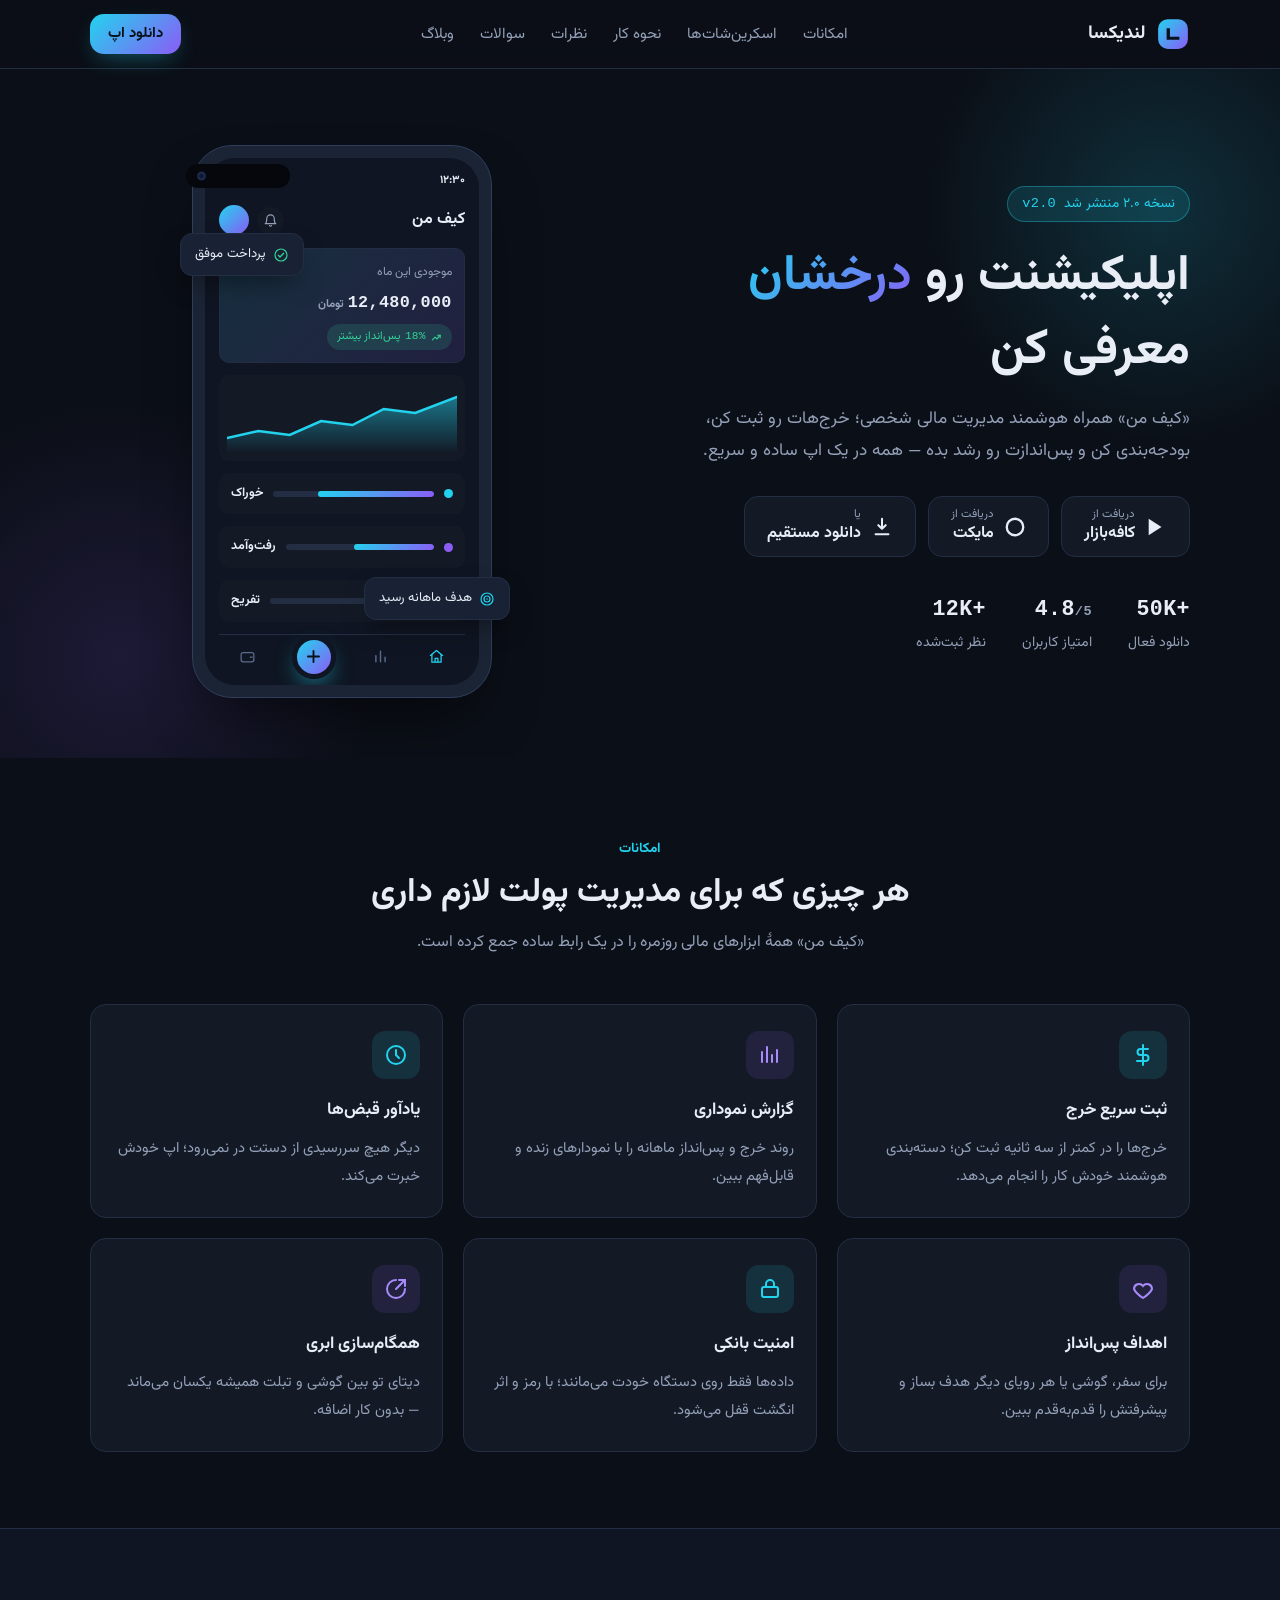
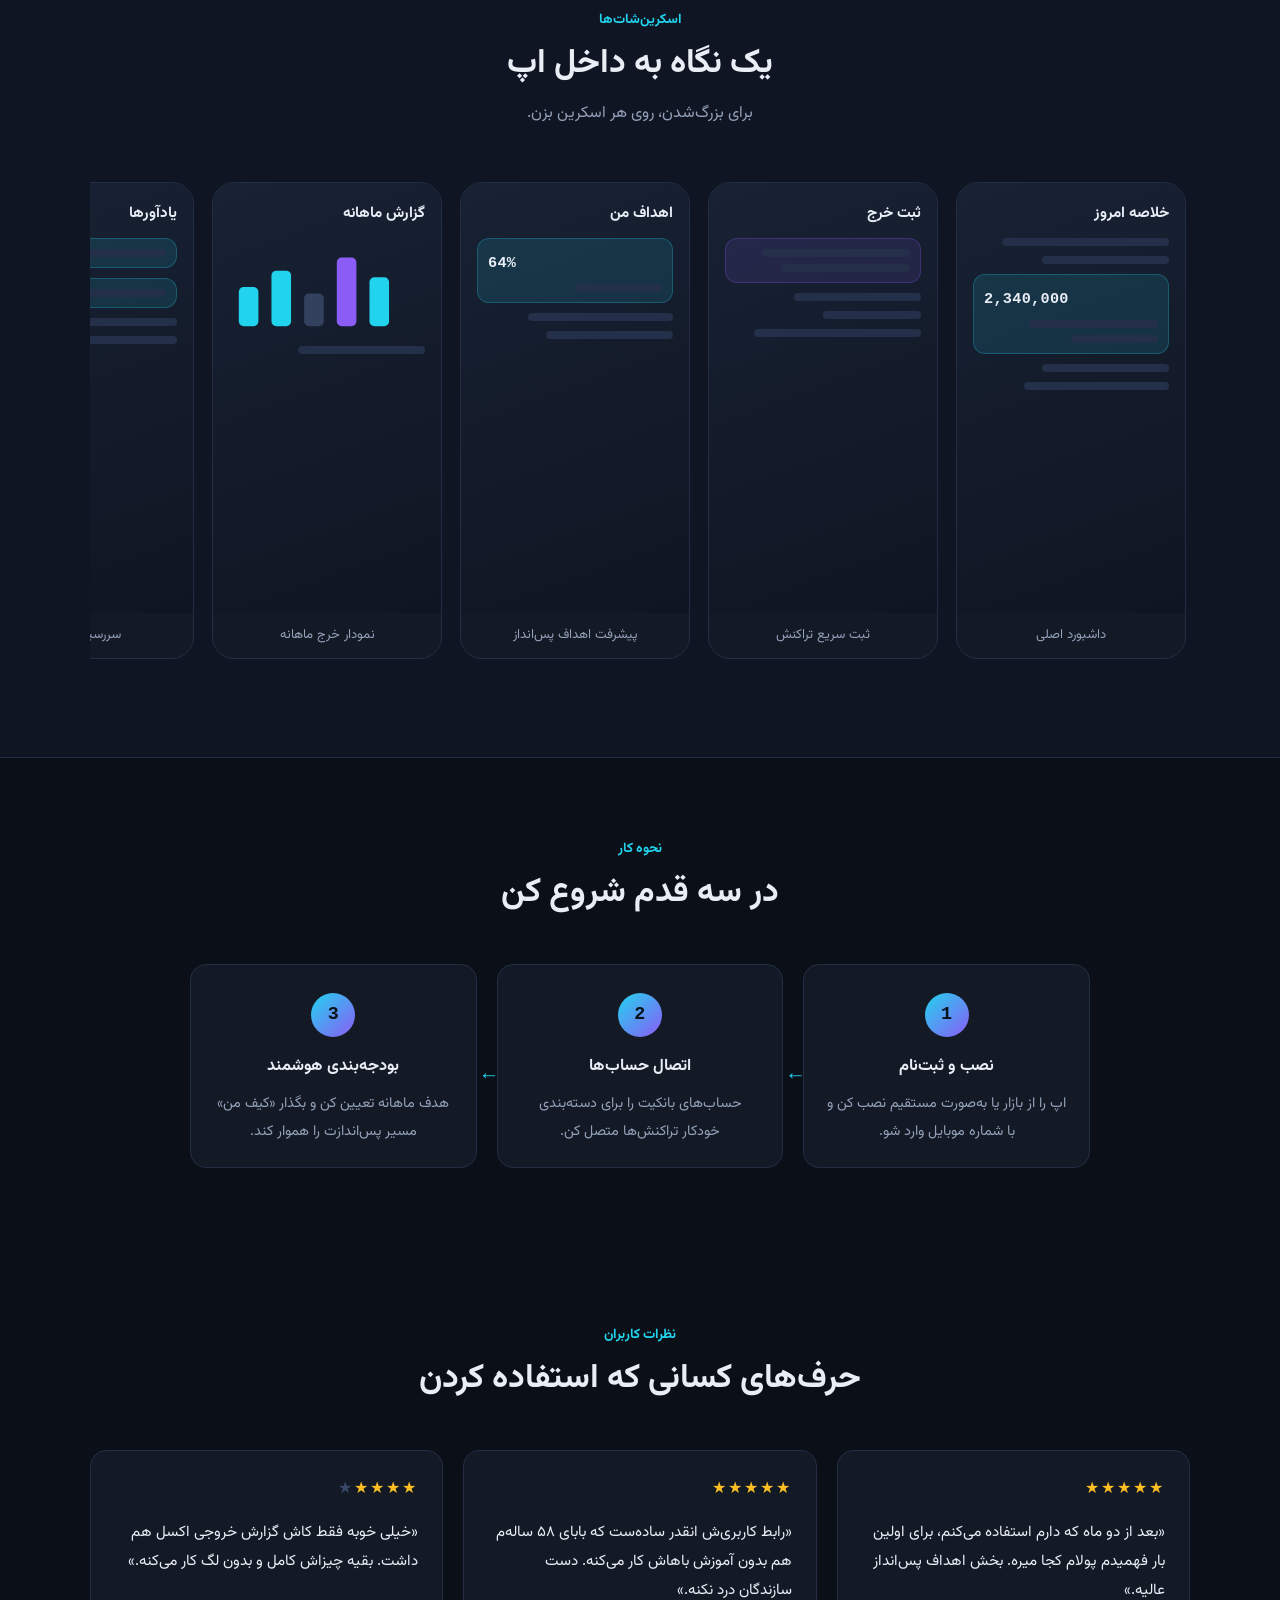
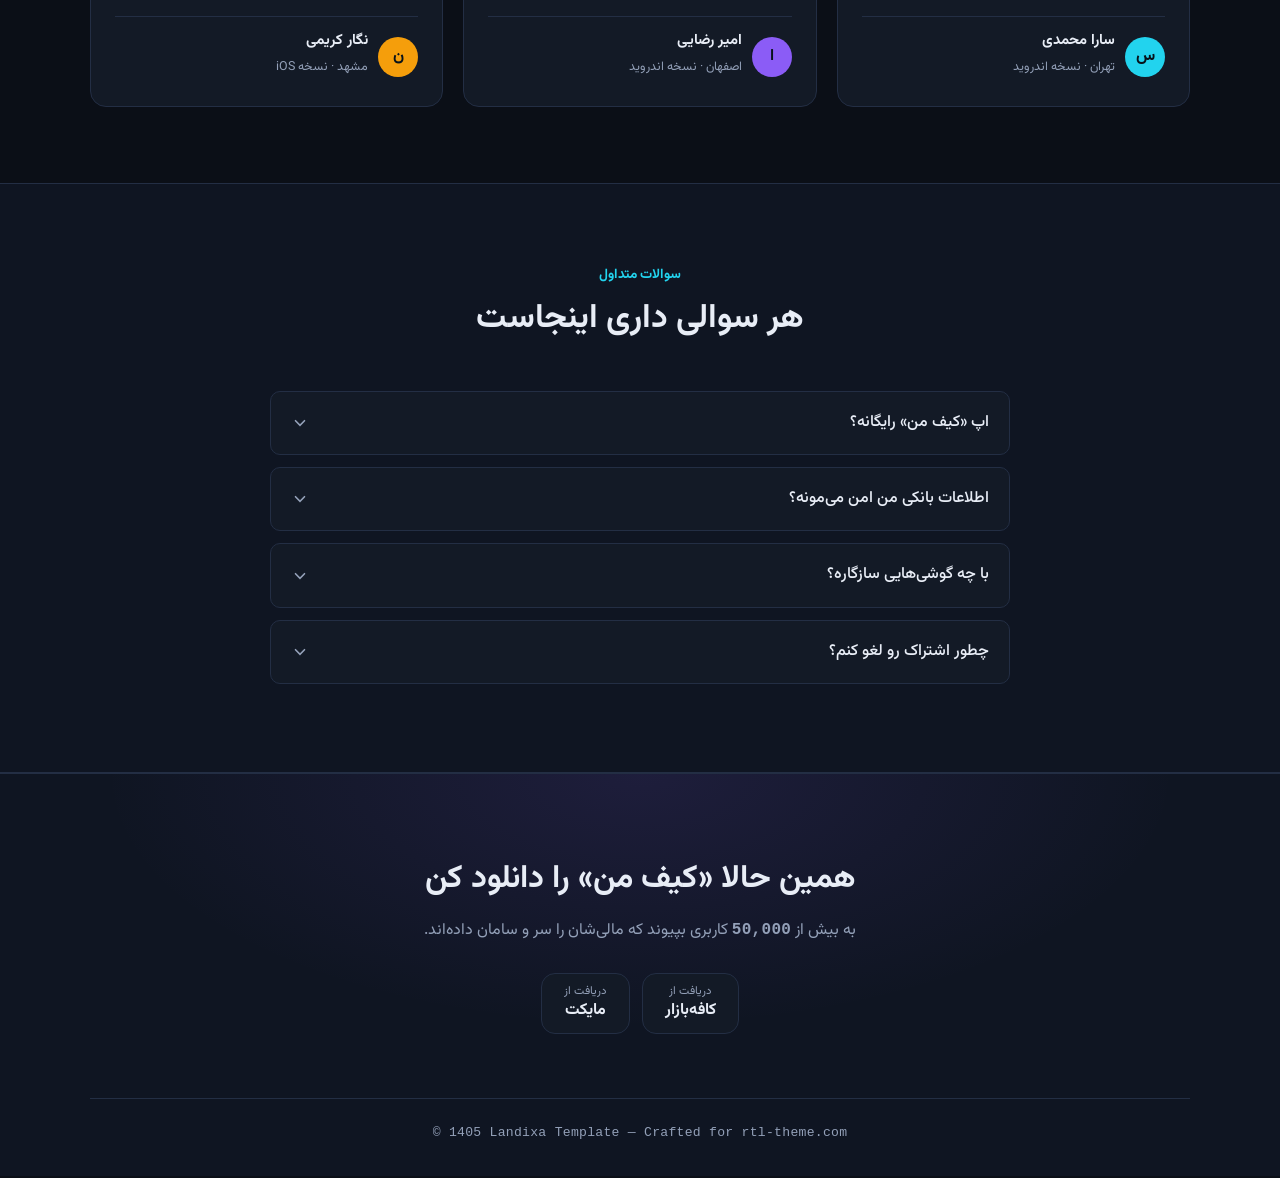
<file: index.html>
<!DOCTYPE html>
<html lang="fa" dir="rtl">
<head>
<meta charset="UTF-8">
<meta name="viewport" content="width=device-width, initial-scale=1.0">
<title>لندیکسا | قالب HTML لندینگ معرفی اپلیکیشن</title>
<meta name="description" content="لندیکسا، قالب HTML راست‌چین برای معرفی و دانلود اپلیکیشن موبایل — سریع، ریسپانسیو و بدون وابستگی خارجی">
<link rel="stylesheet" href="assets/css/style.css">
</head>
<body>

<!-- ===== Header ===== -->
<header class="site-header" id="top">
  <div class="container header-inner">
    <a class="brand" href="#top" aria-label="لندیکسا">
      <svg class="brand-mark" viewBox="0 0 32 32" width="34" height="34" aria-hidden="true">
        <defs><linearGradient id="lg" x1="0" y1="0" x2="1" y2="1">
          <stop offset="0" style="stop-color:var(--accent)"/><stop offset="1" style="stop-color:var(--accent-2)"/>
        </linearGradient></defs>
        <rect x="2" y="2" width="28" height="28" rx="9" fill="url(#lg)"/>
        <path d="M10 21.5V10.5h3.1v8.2H22v2.8z" style="fill:var(--on-accent)"/>
      </svg>
      <span class="brand-name">لندیکسا</span>
    </a>
    <nav class="main-nav" id="mainNav" aria-label="منوی اصلی">
      <a href="#features">امکانات</a>
      <a href="#screenshots">اسکرین‌شات‌ها</a>
      <a href="#how">نحوه کار</a>
      <a href="#reviews">نظرات</a>
      <a href="#faq">سوالات</a>
      <a href="blog/index.html">وبلاگ</a>
    </nav>
    <div class="header-actions">
      <a class="btn btn-primary btn-sm" href="#download">دانلود اپ</a>
      <button class="nav-toggle" id="navToggle" aria-expanded="false" aria-controls="mainNav" aria-label="باز و بسته کردن منو">
        <span></span><span></span><span></span>
      </button>
    </div>
  </div>
</header>

<main>
<!-- ===== Hero ===== -->
<section class="hero">
  <div class="container hero-grid">
    <div class="hero-copy">
      <span class="hero-badge">نسخه ۲.۰ منتشر شد <bdi class="en">v2.0</bdi></span>
      <h1>اپلیکیشنت رو <span class="grad">درخشان</span> معرفی کن</h1>
      <p class="lead">«کیف من» همراه هوشمند مدیریت مالی شخصی؛ خرج‌هات رو ثبت کن، بودجه‌بندی کن و پس‌اندازت رو رشد بده — همه در یک اپ ساده و سریع.</p>
      <div class="store-buttons">
        <!-- placeholder links: replace each href with the real store / APK link -->
        <a class="btn btn-store" href="#" data-store-demo aria-label="دریافت از کافه بازار">
          <svg viewBox="0 0 24 24" width="22" height="22" aria-hidden="true"><path d="M4 3l14 9L4 21V3z" fill="currentColor"/></svg>
          <span><small>دریافت از</small>کافه‌بازار</span>
        </a>
        <a class="btn btn-store" href="#" data-store-demo aria-label="دریافت از مایکت">
          <svg viewBox="0 0 24 24" width="22" height="22" aria-hidden="true"><circle cx="12" cy="12" r="9" fill="none" stroke="currentColor" stroke-width="2.5"/></svg>
          <span><small>دریافت از</small>مایکت</span>
        </a>
        <a class="btn btn-store" href="#" data-store-demo aria-label="دانلود مستقیم فایل نصب">
          <svg viewBox="0 0 24 24" width="22" height="22" aria-hidden="true"><path d="M12 3v11m0 0l-4-4m4 4l4-4M5 20h14" fill="none" stroke="currentColor" stroke-width="2.2" stroke-linecap="round"/></svg>
          <span><small>یا</small>دانلود مستقیم</span>
        </a>
      </div>
      <ul class="hero-stats">
        <li><b class="en">50K+</b><span>دانلود فعال</span></li>
        <li><b class="en">4.8<i>/5</i></b><span>امتیاز کاربران</span></li>
        <li><b class="en">12K+</b><span>نظر ثبت‌شده</span></li>
      </ul>
    </div>
    <div class="hero-visual" aria-hidden="true">
      <div class="phone">
        <div class="phone-notch"><span class="phone-cam"></span></div>
        <div class="phone-screen">
          <div class="status-bar">
            <span class="status-time">۱۲:۳۰</span>
            <span class="status-icons">
              <svg viewBox="0 0 24 24" width="14" height="14" aria-hidden="true"><path d="M3 18h3v-4H3v4zm5.5 0h3V9h-3v9zM14 18h3V5h-3v13zm5.5 0h3v-8h-3v8z" fill="currentColor"/></svg>
              <svg viewBox="0 0 24 24" width="15" height="15" aria-hidden="true"><path d="M2.5 9.5a14 14 0 0119 0M5.5 13a9.5 9.5 0 0113 0M8.6 16.4a5 5 0 016.8 0" fill="none" stroke="currentColor" stroke-width="2" stroke-linecap="round"/><circle cx="12" cy="19.5" r="1.6" fill="currentColor"/></svg>
              <svg viewBox="0 0 24 24" width="18" height="18" aria-hidden="true"><rect x="2" y="8" width="17" height="9" rx="2.5" fill="none" stroke="currentColor" stroke-width="1.8"/><path d="M22 11v3" stroke="currentColor" stroke-width="2" stroke-linecap="round"/><rect x="4.5" y="10.5" width="9" height="4" rx="1" fill="currentColor"/></svg>
            </span>
          </div>
          <div class="app-head">
            <span class="app-title">کیف من</span>
            <span class="app-head-end">
              <span class="app-bell">
                <svg viewBox="0 0 24 24" width="15" height="15" aria-hidden="true"><path d="M18 9a6 6 0 10-12 0c0 6.5-2.5 8-2.5 8h17S18 15.5 18 9z" fill="none" stroke="currentColor" stroke-width="1.8" stroke-linecap="round" stroke-linejoin="round"/><path d="M10.3 20a2 2 0 003.4 0" fill="none" stroke="currentColor" stroke-width="1.8" stroke-linecap="round"/></svg>
              </span>
              <span class="app-avatar"></span>
            </span>
          </div>
          <div class="app-balance">
            <small>موجودی این ماه</small>
            <b><span class="en">12,480,000</span> <i>تومان</i></b>
            <span class="chip chip-up">
              <svg viewBox="0 0 24 24" width="11" height="11" aria-hidden="true"><path d="M3 17l6-6 4 4 7-8" fill="none" stroke="currentColor" stroke-width="2.4" stroke-linecap="round" stroke-linejoin="round"/><path d="M14.5 7H20v5.5" fill="none" stroke="currentColor" stroke-width="2.4" stroke-linecap="round" stroke-linejoin="round"/></svg>
              <span class="en">18%</span> پس‌انداز بیشتر
            </span>
          </div>
          <div class="app-chart">
            <svg aria-hidden="true" viewBox="0 0 220 70" preserveAspectRatio="none">
              <defs><linearGradient id="cg" x1="0" y1="0" x2="0" y2="1">
                <stop offset="0" style="stop-color:var(--accent)" stop-opacity=".5"/><stop offset="1" style="stop-color:var(--accent)" stop-opacity="0"/>
              </linearGradient></defs>
              <path d="M0 55 L30 48 L60 52 L90 38 L120 42 L150 26 L180 30 L220 14 L220 70 L0 70 Z" fill="url(#cg)"/>
              <path d="M0 55 L30 48 L60 52 L90 38 L120 42 L150 26 L180 30 L220 14" fill="none" style="stroke:var(--accent)" stroke-width="2.5" stroke-linecap="round"/>
            </svg>
          </div>
          <div class="app-row"><span class="dot dot-a"></span><div class="bar"><i style="inline-size:72%"></i></div><b>خوراک</b></div>
          <div class="app-row"><span class="dot dot-b"></span><div class="bar"><i style="inline-size:54%"></i></div><b>رفت‌وآمد</b></div>
          <div class="app-row"><span class="dot dot-c"></span><div class="bar"><i style="inline-size:33%"></i></div><b>تفریح</b></div>
          <div class="app-nav">
            <span class="app-nav-btn on">
              <svg viewBox="0 0 24 24" width="17" height="17" aria-hidden="true"><path d="M3.5 10.5L12 3.5l8.5 7" fill="none" stroke="currentColor" stroke-width="1.8" stroke-linecap="round" stroke-linejoin="round"/><path d="M5.5 9.5V20h13V9.5" fill="none" stroke="currentColor" stroke-width="1.8" stroke-linecap="round" stroke-linejoin="round"/><path d="M10 20v-5.5h4V20" fill="none" stroke="currentColor" stroke-width="1.8" stroke-linejoin="round"/></svg>
            </span>
            <span class="app-nav-btn">
              <svg viewBox="0 0 24 24" width="17" height="17" aria-hidden="true"><path d="M5.5 19.5V11M12 19.5V4.5M18.5 19.5v-6.5" fill="none" stroke="currentColor" stroke-width="2" stroke-linecap="round"/></svg>
            </span>
            <span class="app-fab">
              <svg viewBox="0 0 24 24" width="19" height="19" aria-hidden="true"><path d="M12 5v14M5 12h14" fill="none" stroke="currentColor" stroke-width="2.4" stroke-linecap="round"/></svg>
            </span>
            <span class="app-nav-btn">
              <svg viewBox="0 0 24 24" width="17" height="17" aria-hidden="true"><rect x="3" y="6.5" width="18" height="13" rx="3" fill="none" stroke="currentColor" stroke-width="1.8"/><path d="M16 13h2.5" stroke="currentColor" stroke-width="1.8" stroke-linecap="round"/></svg>
            </span>
          </div>
        </div>
      </div>
      <div class="float-chip fc-1">
        <svg viewBox="0 0 24 24" width="16" height="16" aria-hidden="true"><circle cx="12" cy="12" r="9" fill="none" stroke="currentColor" stroke-width="1.8"/><path d="M8 12.5l2.5 2.5L16 9.5" fill="none" stroke="currentColor" stroke-width="2" stroke-linecap="round" stroke-linejoin="round"/></svg>
        پرداخت موفق
      </div>
      <div class="float-chip fc-2">
        <svg viewBox="0 0 24 24" width="16" height="16" aria-hidden="true"><circle cx="12" cy="12" r="9" fill="none" stroke="currentColor" stroke-width="1.8"/><circle cx="12" cy="12" r="4.5" fill="none" stroke="currentColor" stroke-width="1.8"/><circle cx="12" cy="12" r="1.2" fill="currentColor"/></svg>
        هدف ماهانه رسید
      </div>
    </div>
  </div>
</section>
<!-- ===== Features ===== -->
<section class="section" id="features">
  <div class="container">
    <div class="section-head">
      <span class="kicker">امکانات</span>
      <h2>هر چیزی که برای مدیریت پولت لازم داری</h2>
      <p>«کیف من» همهٔ ابزارهای مالی روزمره را در یک رابط ساده جمع کرده است.</p>
    </div>
    <div class="features-grid">
      <article class="feature-card">
        <div class="feature-icon"><svg aria-hidden="true" viewBox="0 0 24 24" width="24" height="24" fill="none" stroke="currentColor" stroke-width="2" stroke-linecap="round"><path d="M12 2v20M17 6H9.5a3 3 0 000 6h5a3 3 0 010 6H6"/></svg></div>
        <h3>ثبت سریع خرج</h3>
        <p>خرج‌ها را در کمتر از سه ثانیه ثبت کن؛ دسته‌بندی هوشمند خودش کار را انجام می‌دهد.</p>
      </article>
      <article class="feature-card">
        <div class="feature-icon"><svg aria-hidden="true" viewBox="0 0 24 24" width="24" height="24" fill="none" stroke="currentColor" stroke-width="2" stroke-linecap="round"><path d="M4 19V9m5 10V4m5 15v-7m5 7V7"/></svg></div>
        <h3>گزارش نموداری</h3>
        <p>روند خرج و پس‌انداز ماهانه را با نمودارهای زنده و قابل‌فهم ببین.</p>
      </article>
      <article class="feature-card">
        <div class="feature-icon"><svg aria-hidden="true" viewBox="0 0 24 24" width="24" height="24" fill="none" stroke="currentColor" stroke-width="2" stroke-linecap="round"><circle cx="12" cy="12" r="9"/><path d="M12 7v5l3 3"/></svg></div>
        <h3>یادآور قبض‌ها</h3>
        <p>دیگر هیچ سررسیدی از دستت در نمی‌رود؛ اپ خودش خبرت می‌کند.</p>
      </article>
      <article class="feature-card">
        <div class="feature-icon"><svg aria-hidden="true" viewBox="0 0 24 24" width="24" height="24" fill="none" stroke="currentColor" stroke-width="2" stroke-linecap="round"><path d="M12 21s-7-4.6-9-9a5 5 0 019-3 5 5 0 019 3c-2 4.4-9 9-9 9z"/></svg></div>
        <h3>اهداف پس‌انداز</h3>
        <p>برای سفر، گوشی یا هر رویای دیگر هدف بساز و پیشرفتش را قدم‌به‌قدم ببین.</p>
      </article>
      <article class="feature-card">
        <div class="feature-icon"><svg aria-hidden="true" viewBox="0 0 24 24" width="24" height="24" fill="none" stroke="currentColor" stroke-width="2" stroke-linecap="round"><rect x="4" y="10" width="16" height="10" rx="2"/><path d="M8 10V7a4 4 0 018 0v3"/></svg></div>
        <h3>امنیت بانکی</h3>
        <p>داده‌ها فقط روی دستگاه خودت می‌مانند؛ با رمز و اثر انگشت قفل می‌شود.</p>
      </article>
      <article class="feature-card">
        <div class="feature-icon"><svg aria-hidden="true" viewBox="0 0 24 24" width="24" height="24" fill="none" stroke="currentColor" stroke-width="2" stroke-linecap="round"><path d="M21 12a9 9 0 11-9-9"/><path d="M21 3l-9 9"/><path d="M15 3h6v6"/></svg></div>
        <h3>همگام‌سازی ابری</h3>
        <p>دیتای تو بین گوشی و تبلت همیشه یکسان می‌ماند — بدون کار اضافه.</p>
      </article>
    </div>
  </div>
</section>
<!-- ===== Screenshots ===== -->
<section class="section section-alt" id="screenshots">
  <div class="container">
    <div class="section-head">
      <span class="kicker">اسکرین‌شات‌ها</span>
      <h2>یک نگاه به داخل اپ</h2>
      <p>برای بزرگ‌شدن، روی هر اسکرین بزن.</p>
    </div>
    <div class="shots-scroll" tabindex="0" aria-label="گالری اسکرین‌شات — با اسکرول ببینید">
      <figure class="shot" data-shot tabindex="0" role="button" aria-label="بزرگ‌نمایی: داشبورد اصلی">
        <div class="shot-screen">
          <b>خلاصه امروز</b>
          <span class="ln ln-a"></span><span class="ln ln-b"></span>
          <div class="shot-block"><b class="en">2,340,000</b><span class="ln ln-c"></span><span class="ln ln-d"></span></div>
          <span class="ln ln-b"></span><span class="ln ln-c"></span>
        </div>
        <figcaption class="shot-caption">داشبورد اصلی</figcaption>
      </figure>
      <figure class="shot" data-shot tabindex="0" role="button" aria-label="بزرگ‌نمایی: ثبت سریع تراکنش">
        <div class="shot-screen alt">
          <b>ثبت خرج</b>
          <div class="shot-block"><span class="ln ln-a"></span><span class="ln ln-c"></span></div>
          <span class="ln ln-b"></span><span class="ln ln-d"></span><span class="ln ln-a"></span>
        </div>
        <figcaption class="shot-caption">ثبت سریع تراکنش</figcaption>
      </figure>
      <figure class="shot" data-shot tabindex="0" role="button" aria-label="بزرگ‌نمایی: پیشرفت اهداف پس‌انداز">
        <div class="shot-screen">
          <b>اهداف من</b>
          <div class="shot-block"><b class="en">64%</b><span class="ln ln-d"></span></div>
          <span class="ln ln-c"></span><span class="ln ln-b"></span>
        </div>
        <figcaption class="shot-caption">پیشرفت اهداف پس‌انداز</figcaption>
      </figure>
      <figure class="shot" data-shot tabindex="0" role="button" aria-label="بزرگ‌نمایی: نمودار خرج ماهانه">
        <div class="shot-screen alt">
          <b>گزارش ماهانه</b>
          <svg aria-hidden="true" viewBox="0 0 120 60" style="inline-size:100%"><rect x="6" y="30" width="12" height="24" rx="3" style="fill:var(--accent)"/><rect x="26" y="20" width="12" height="34" rx="3" style="fill:var(--accent)"/><rect x="46" y="34" width="12" height="20" rx="3" style="fill:var(--data-idle)"/><rect x="66" y="12" width="12" height="42" rx="3" style="fill:var(--accent-2)"/><rect x="86" y="24" width="12" height="30" rx="3" style="fill:var(--accent)"/></svg>
          <span class="ln ln-b"></span>
        </div>
        <figcaption class="shot-caption">نمودار خرج ماهانه</figcaption>
      </figure>
      <figure class="shot" data-shot tabindex="0" role="button" aria-label="بزرگ‌نمایی: سررسید قبض‌ها">
        <div class="shot-screen">
          <b>یادآورها</b>
          <div class="shot-block"><span class="ln ln-a"></span></div>
          <div class="shot-block"><span class="ln ln-c"></span></div>
          <span class="ln ln-b"></span><span class="ln ln-d"></span>
        </div>
        <figcaption class="shot-caption">سررسید قبض‌ها</figcaption>
      </figure>
    </div>
  </div>
</section>

<!-- ===== How it works ===== -->
<section class="section" id="how">
  <div class="container">
    <div class="section-head">
      <span class="kicker">نحوه کار</span>
      <h2>در سه قدم شروع کن</h2>
    </div>
    <ol class="steps-grid">
      <li class="step-card">
        <b class="step-num en">1</b>
        <h3>نصب و ثبت‌نام</h3>
        <p>اپ را از بازار یا به‌صورت مستقیم نصب کن و با شماره موبایل وارد شو.</p>
      </li>
      <li class="step-card">
        <b class="step-num en">2</b>
        <h3>اتصال حساب‌ها</h3>
        <p>حساب‌های بانکیت را برای دسته‌بندی خودکار تراکنش‌ها متصل کن.</p>
      </li>
      <li class="step-card">
        <b class="step-num en">3</b>
        <h3>بودجه‌بندی هوشمند</h3>
        <p>هدف ماهانه تعیین کن و بگذار «کیف من» مسیر پس‌اندازت را هموار کند.</p>
      </li>
    </ol>
  </div>
</section>
<!-- ===== Reviews ===== -->
<section class="section" id="reviews">
  <div class="container">
    <div class="section-head">
      <span class="kicker">نظرات کاربران</span>
      <h2>حرف‌های کسانی که استفاده کردن</h2>
    </div>
    <div class="reviews-grid">
      <article class="review-card">
        <div class="review-stars" aria-label="امتیاز 5 از 5">★★★★★</div>
        <p>«بعد از دو ماه که دارم استفاده می‌کنم، برای اولین بار فهمیدم پولام کجا میره. بخش اهداف پس‌انداز عالیه.»</p>
        <footer><span class="review-avatar" style="--av:#22D3EE">س</span><div><b>سارا محمدی</b><small>تهران · نسخه اندروید</small></div></footer>
      </article>
      <article class="review-card">
        <div class="review-stars" aria-label="امتیاز 5 از 5">★★★★★</div>
        <p>«رابط کاربری‌ش انقدر ساده‌ست که بابای ۵۸ ساله‌م هم بدون آموزش باهاش کار می‌کنه. دست سازندگان درد نکنه.»</p>
        <footer><span class="review-avatar" style="--av:#8B5CF6">ا</span><div><b>امیر رضایی</b><small>اصفهان · نسخه اندروید</small></div></footer>
      </article>
      <article class="review-card">
        <div class="review-stars" aria-label="امتیاز 4 از 5">★★★★<span class="off">★</span></div>
        <p>«خیلی خوبه فقط کاش گزارش خروجی اکسل هم داشت. بقیه چیزاش کامل و بدون لگ کار می‌کنه.»</p>
        <footer><span class="review-avatar" style="--av:#F59E0B">ن</span><div><b>نگار کریمی</b><small>مشهد · نسخه iOS</small></div></footer>
      </article>
    </div>
  </div>
</section>

<!-- ===== FAQ ===== -->
<section class="section section-alt" id="faq">
  <div class="container faq-wrap">
    <div class="section-head">
      <span class="kicker">سوالات متداول</span>
      <h2>هر سوالی داری اینجاست</h2>
    </div>
    <details class="faq-item">
      <summary>اپ «کیف من» رایگانه؟<svg class="faq-chev" aria-hidden="true" viewBox="0 0 24 24" width="18" height="18"><path d="M6 9l6 6 6-6" fill="none" stroke="currentColor" stroke-width="2.2" stroke-linecap="round"/></svg></summary>
      <p>نسخه پایه کاملاً رایگانه. امکانات حرفه‌ای مثل گزارش نامحدود و همگام‌سازی ابری در اشتراک «کیف من پلاس» ارائه می‌شود.</p>
    </details>
    <details class="faq-item">
      <summary>اطلاعات بانکی من امن می‌مونه؟<svg class="faq-chev" aria-hidden="true" viewBox="0 0 24 24" width="18" height="18"><path d="M6 9l6 6 6-6" fill="none" stroke="currentColor" stroke-width="2.2" stroke-linecap="round"/></svg></summary>
      <p>بله. داده‌ها به‌صورت رمزنگاری‌شده فقط روی دستگاه شما ذخیره می‌شوند و هیچ اطلاعات حساسی روی سرور نگهداری نمی‌شود.</p>
    </details>
    <details class="faq-item">
      <summary>با چه گوشی‌هایی سازگاره؟<svg class="faq-chev" aria-hidden="true" viewBox="0 0 24 24" width="18" height="18"><path d="M6 9l6 6 6-6" fill="none" stroke="currentColor" stroke-width="2.2" stroke-linecap="round"/></svg></summary>
      <p>اندروید <span class="en">8+</span> و iOS <span class="en">13+</span>. روی تبلت هم رابط بهینه‌شده دارد.</p>
    </details>
    <details class="faq-item">
      <summary>چطور اشتراک رو لغو کنم؟<svg class="faq-chev" aria-hidden="true" viewBox="0 0 24 24" width="18" height="18"><path d="M6 9l6 6 6-6" fill="none" stroke="currentColor" stroke-width="2.2" stroke-linecap="round"/></svg></summary>
      <p>از مسیر تنظیمات ← حساب کاربری ← مدیریت اشتراک، هر زمان بدون جریمه قابل لغو است.</p>
    </details>
  </div>
</section>

<!-- ===== Final CTA + Footer ===== -->
</main>
<footer class="site-footer" id="download">
  <div class="container">
    <div class="cta-box">
      <h2>همین حالا «کیف من» را دانلود کن</h2>
      <p>به بیش از <b class="en">50,000</b> کاربری بپیوند که مالی‌شان را سر و سامان داده‌اند.</p>
      <div class="store-buttons center">
        <!-- placeholder links: replace each href with the real store link -->
        <a class="btn btn-store light" href="#" data-store-demo aria-label="دریافت از کافه بازار"><span><small>دریافت از</small>کافه‌بازار</span></a>
        <a class="btn btn-store light" href="#" data-store-demo aria-label="دریافت از مایکت"><span><small>دریافت از</small>مایکت</span></a>
      </div>
    </div>
    <div class="footer-bottom en">© 1405 Landixa Template — Crafted for rtl-theme.com</div>
  </div>
</footer>

<!-- Lightbox (single instance) -->
<div class="lightbox" id="lightbox" role="dialog" aria-modal="true" aria-label="نمایش اسکرین‌شات">
  <button class="lb-close" id="lbClose" aria-label="بستن">×</button>
  <div class="lb-body" id="lbBody"></div>
</div>
<script src="assets/js/main.js" defer></script>
</body>
</html>
</file>
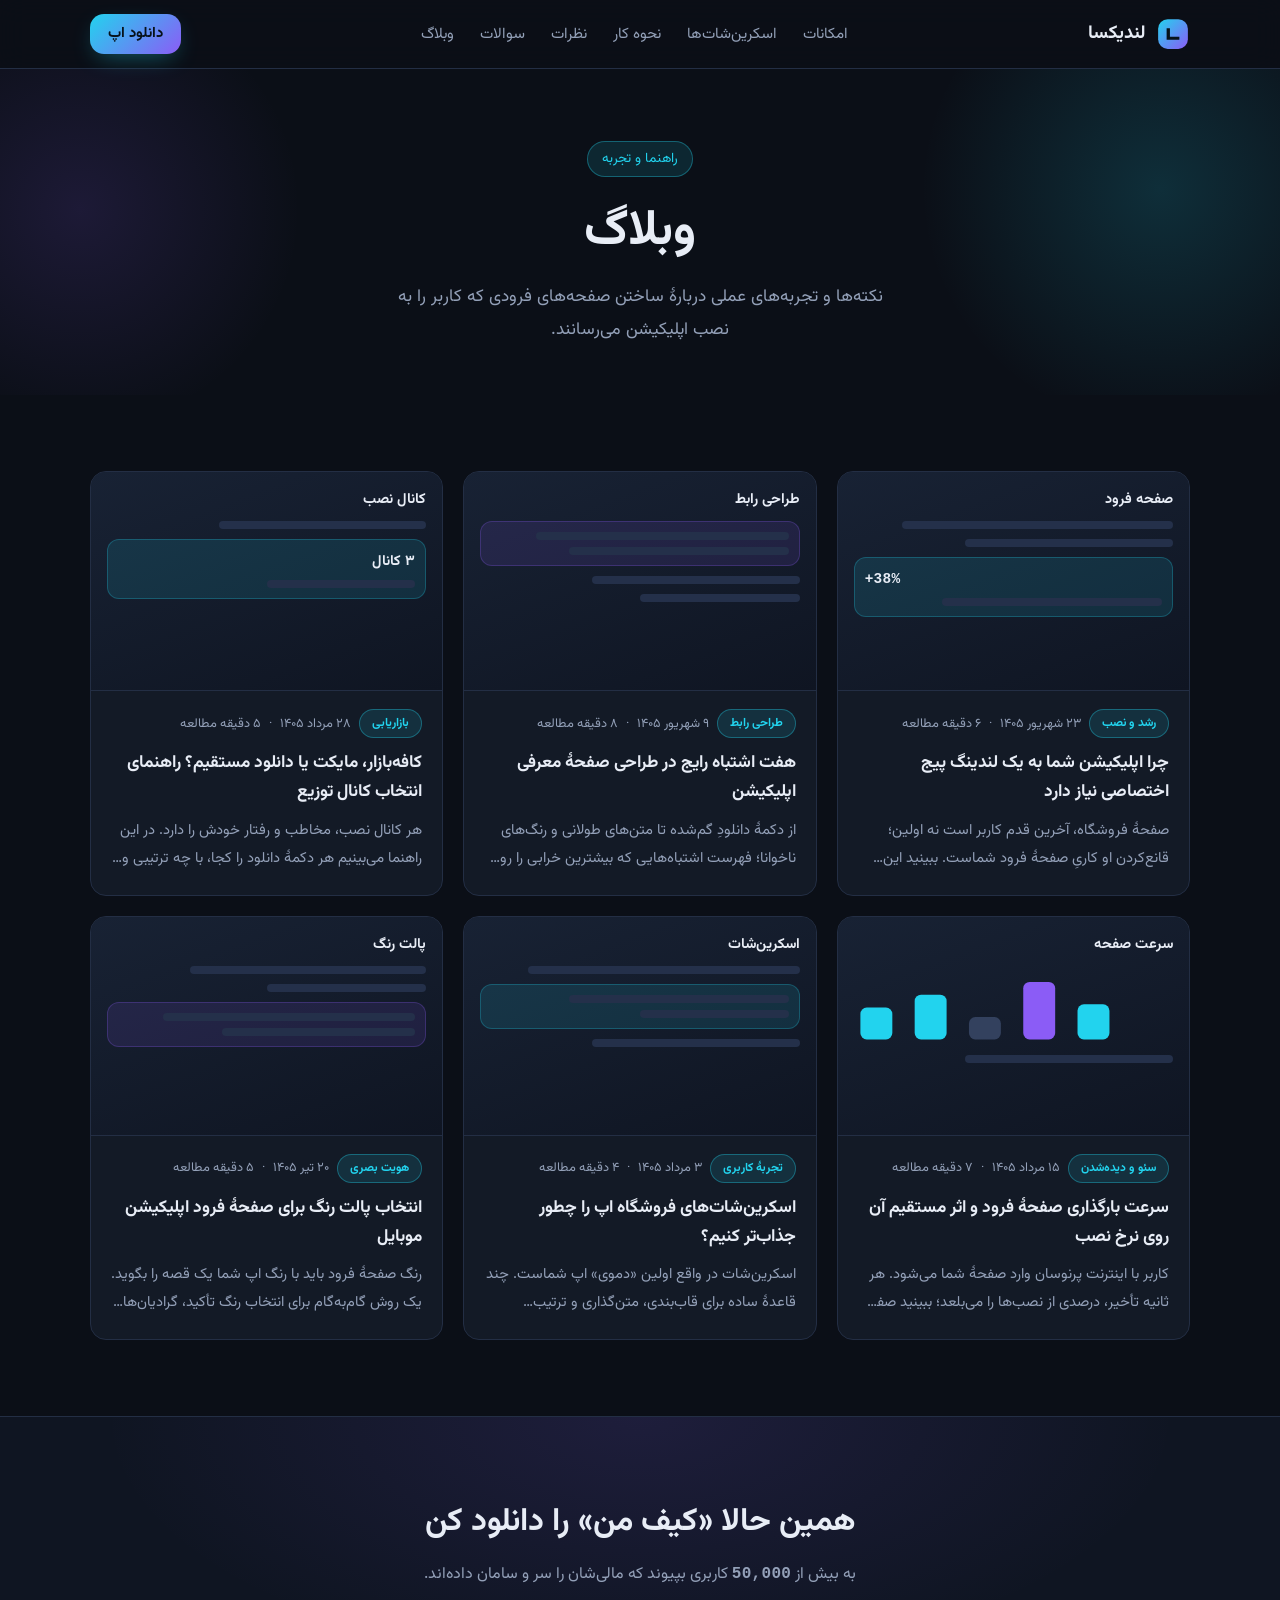
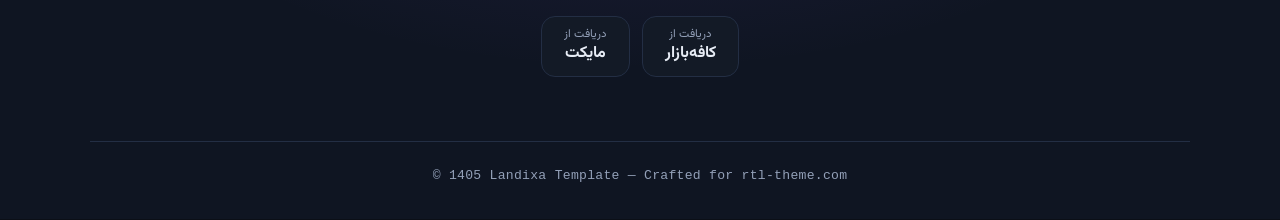
<file: blog/index.html>
<!DOCTYPE html>
<html lang="fa" dir="rtl">
<head>
<meta charset="UTF-8">
<meta name="viewport" content="width=device-width, initial-scale=1.0">
<title>وبلاگ | لندیکسا — قالب HTML لندینگ اپلیکیشن</title>
<meta name="description" content="وبلاگ لندیکسا؛ مقالات و راهنماهای عملی دربارهٔ صفحه فرود اپلیکیشن، افزایش نرخ نصب و بازاریابی اپ موبایل">
<link rel="stylesheet" href="../assets/css/style.css">
</head>
<body>

<!-- ===== Header ===== -->
<header class="site-header" id="top">
  <div class="container header-inner">
    <a class="brand" href="../index.html" aria-label="لندیکسا">
      <svg class="brand-mark" viewBox="0 0 32 32" width="34" height="34" aria-hidden="true">
        <defs><linearGradient id="lg" x1="0" y1="0" x2="1" y2="1">
          <stop offset="0" style="stop-color:var(--accent)"/><stop offset="1" style="stop-color:var(--accent-2)"/>
        </linearGradient></defs>
        <rect x="2" y="2" width="28" height="28" rx="9" fill="url(#lg)"/>
        <path d="M10 21.5V10.5h3.1v8.2H22v2.8z" style="fill:var(--on-accent)"/>
      </svg>
      <span class="brand-name">لندیکسا</span>
    </a>
    <nav class="main-nav" id="mainNav" aria-label="منوی اصلی">
      <a href="../index.html#features">امکانات</a>
      <a href="../index.html#screenshots">اسکرین‌شات‌ها</a>
      <a href="../index.html#how">نحوه کار</a>
      <a href="../index.html#reviews">نظرات</a>
      <a href="../index.html#faq">سوالات</a>
      <a href="index.html" aria-current="page">وبلاگ</a>
    </nav>
    <div class="header-actions">
      <a class="btn btn-primary btn-sm" href="../index.html#download">دانلود اپ</a>
      <button class="nav-toggle" id="navToggle" aria-expanded="false" aria-controls="mainNav" aria-label="باز و بسته کردن منو">
        <span></span><span></span><span></span>
      </button>
    </div>
  </div>
</header>

<main>
<!-- ===== Page hero ===== -->
<section class="page-hero">
  <div class="container">
    <span class="hero-badge">راهنما و تجربه</span>
    <h1>وبلاگ</h1>
    <p class="lead">نکته‌ها و تجربه‌های عملی دربارهٔ ساختن صفحه‌های فرودی که کاربر را به نصب اپلیکیشن می‌رسانند.</p>
  </div>
</section>

<!-- ===== Posts grid ===== -->
<section class="section">
  <div class="container">
    <div class="blog-grid">
      <!-- demo post 1 — buyers replace titles/excerpts/links -->
      <a class="post-card" href="post.html">
        <div class="post-cover" aria-hidden="true">
          <b>صفحه فرود</b>
          <span class="ln ln-a"></span>
          <span class="ln ln-b"></span>
          <div class="shot-block"><b class="en">+38%</b><span class="ln ln-c"></span></div>
        </div>
        <div class="post-body">
          <div class="post-meta">
            <span class="post-chip">رشد و نصب</span>
            <span>۲۳ شهریور ۱۴۰۵</span>
            <span aria-hidden="true">·</span>
            <span>۶ دقیقه مطالعه</span>
          </div>
          <h2 class="post-title">چرا اپلیکیشن شما به یک لندینگ پیج اختصاصی نیاز دارد</h2>
          <p class="post-excerpt">صفحهٔ فروشگاه، آخرین قدم کاربر است نه اولین؛ قانع‌کردن او کاریِ صفحهٔ فرود شماست. ببینید این صفحه چه چیزهایی باید داشته باشد و از چه چیزهایی باید بگذرد.</p>
        </div>
      </a>
      <!-- demo post 2 -->
      <a class="post-card" href="post.html">
        <div class="post-cover alt" aria-hidden="true">
          <b>طراحی رابط</b>
          <div class="shot-block"><span class="ln ln-a"></span><span class="ln ln-c"></span></div>
          <span class="ln ln-b"></span>
          <span class="ln ln-d"></span>
        </div>
        <div class="post-body">
          <div class="post-meta">
            <span class="post-chip">طراحی رابط</span>
            <span>۹ شهریور ۱۴۰۵</span>
            <span aria-hidden="true">·</span>
            <span>۸ دقیقه مطالعه</span>
          </div>
          <h2 class="post-title">هفت اشتباه رایج در طراحی صفحهٔ معرفی اپلیکیشن</h2>
          <p class="post-excerpt">از دکمهٔ دانلودِ گم‌شده تا متن‌های طولانی و رنگ‌های ناخوانا؛ فهرست اشتباه‌هایی که بیشترین خرابی را روی نرخ نصب می‌گذارند — و راه‌حل سادهٔ هر کدام.</p>
        </div>
      </a>
      <!-- demo post 3 -->
      <a class="post-card" href="post.html">
        <div class="post-cover" aria-hidden="true">
          <b>کانال نصب</b>
          <span class="ln ln-b"></span>
          <div class="shot-block"><b>۳ کانال</b><span class="ln ln-d"></span></div>
        </div>
        <div class="post-body">
          <div class="post-meta">
            <span class="post-chip">بازاریابی</span>
            <span>۲۸ مرداد ۱۴۰۵</span>
            <span aria-hidden="true">·</span>
            <span>۵ دقیقه مطالعه</span>
          </div>
          <h2 class="post-title">کافه‌بازار، مایکت یا دانلود مستقیم؟ راهنمای انتخاب کانال توزیع</h2>
          <p class="post-excerpt">هر کانال نصب، مخاطب و رفتار خودش را دارد. در این راهنما می‌بینیم هر دکمهٔ دانلود را کجا، با چه ترتیبی و با چه متنی بگذاریم تا بیشترین نصب به دست بیاید.</p>
        </div>
      </a>
      <!-- demo post 4 -->
      <a class="post-card" href="post.html">
        <div class="post-cover alt" aria-hidden="true">
          <b>سرعت صفحه</b>
          <svg viewBox="0 0 200 50" style="inline-size:100%" aria-hidden="true"><rect x="4" y="26" width="20" height="20" rx="4" style="fill:var(--accent)"/><rect x="38" y="18" width="20" height="28" rx="4" style="fill:var(--accent)"/><rect x="72" y="32" width="20" height="14" rx="4" style="fill:var(--data-idle)"/><rect x="106" y="10" width="20" height="36" rx="4" style="fill:var(--accent-2)"/><rect x="140" y="24" width="20" height="22" rx="4" style="fill:var(--accent)"/></svg>
          <span class="ln ln-b"></span>
        </div>
        <div class="post-body">
          <div class="post-meta">
            <span class="post-chip">سئو و دیده‌شدن</span>
            <span>۱۵ مرداد ۱۴۰۵</span>
            <span aria-hidden="true">·</span>
            <span>۷ دقیقه مطالعه</span>
          </div>
          <h2 class="post-title">سرعت بارگذاری صفحهٔ فرود و اثر مستقیم آن روی نرخ نصب</h2>
          <p class="post-excerpt">کاربر با اینترنت پرنوسان وارد صفحهٔ شما می‌شود. هر ثانیه تأخیر، درصدی از نصب‌ها را می‌بلعد؛ ببینید صفحهٔ سبک را چطور بسازیم.</p>
        </div>
      </a>
      <!-- demo post 5 -->
      <a class="post-card" href="post.html">
        <div class="post-cover" aria-hidden="true">
          <b>اسکرین‌شات</b>
          <span class="ln ln-a"></span>
          <div class="shot-block"><span class="ln ln-c"></span><span class="ln ln-d"></span></div>
          <span class="ln ln-b"></span>
        </div>
        <div class="post-body">
          <div class="post-meta">
            <span class="post-chip">تجربهٔ کاربری</span>
            <span>۳ مرداد ۱۴۰۵</span>
            <span aria-hidden="true">·</span>
            <span>۴ دقیقه مطالعه</span>
          </div>
          <h2 class="post-title">اسکرین‌شات‌های فروشگاه اپ را چطور جذاب‌تر کنیم؟</h2>
          <p class="post-excerpt">اسکرین‌شات در واقع اولین «دموی» اپ شماست. چند قاعدهٔ ساده برای قاب‌بندی، متن‌گذاری و ترتیب تصویرها که نرخ کلیک روی نصب را بالا می‌برد.</p>
        </div>
      </a>
      <!-- demo post 6 -->
      <a class="post-card" href="post.html">
        <div class="post-cover alt" aria-hidden="true">
          <b>پالت رنگ</b>
          <span class="ln ln-c"></span>
          <span class="ln ln-d"></span>
          <div class="shot-block"><span class="ln ln-a"></span><span class="ln ln-b"></span></div>
        </div>
        <div class="post-body">
          <div class="post-meta">
            <span class="post-chip">هویت بصری</span>
            <span>۲۰ تیر ۱۴۰۵</span>
            <span aria-hidden="true">·</span>
            <span>۵ دقیقه مطالعه</span>
          </div>
          <h2 class="post-title">انتخاب پالت رنگ برای صفحهٔ فرود اپلیکیشن موبایل</h2>
          <p class="post-excerpt">رنگ صفحهٔ فرود باید با رنگ اپ شما یک قصه را بگوید. یک روش گام‌به‌گام برای انتخاب رنگ تأکید، گرادیان‌ها و حالت روشن یا تیرهٔ صفحه.</p>
        </div>
      </a>
    </div>
  </div>
</section>
</main>

<!-- ===== Final CTA + Footer ===== -->
<footer class="site-footer" id="download">
  <div class="container">
    <div class="cta-box">
      <h2>همین حالا «کیف من» را دانلود کن</h2>
      <p>به بیش از <b class="en">50,000</b> کاربری بپیوند که مالی‌شان را سر و سامان داده‌اند.</p>
      <div class="store-buttons center">
        <!-- placeholder links: replace each href with the real store link -->
        <a class="btn btn-store light" href="#" data-store-demo aria-label="دریافت از کافه بازار"><span><small>دریافت از</small>کافه‌بازار</span></a>
        <a class="btn btn-store light" href="#" data-store-demo aria-label="دریافت از مایکت"><span><small>دریافت از</small>مایکت</span></a>
      </div>
    </div>
    <div class="footer-bottom en">© 1405 Landixa Template — Crafted for rtl-theme.com</div>
  </div>
</footer>

<script src="../assets/js/main.js" defer></script>
</body>
</html>
</file>
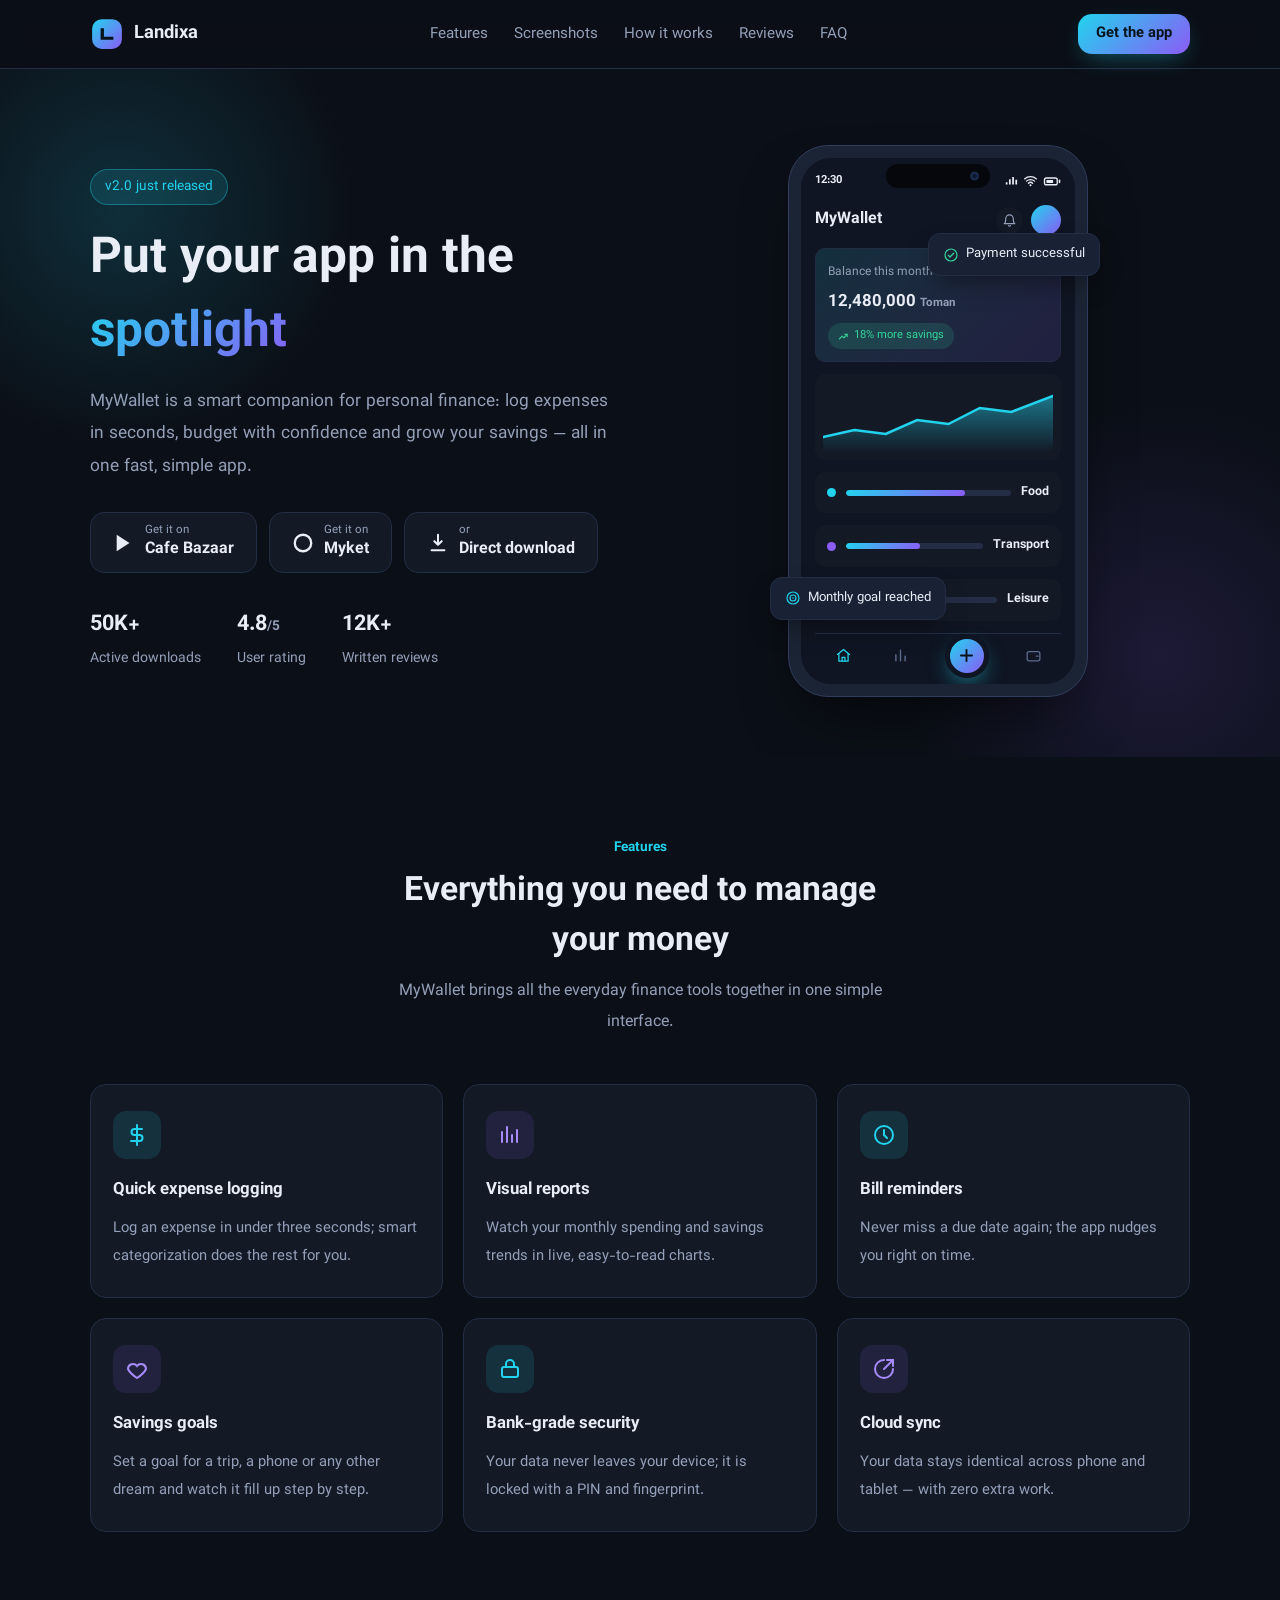
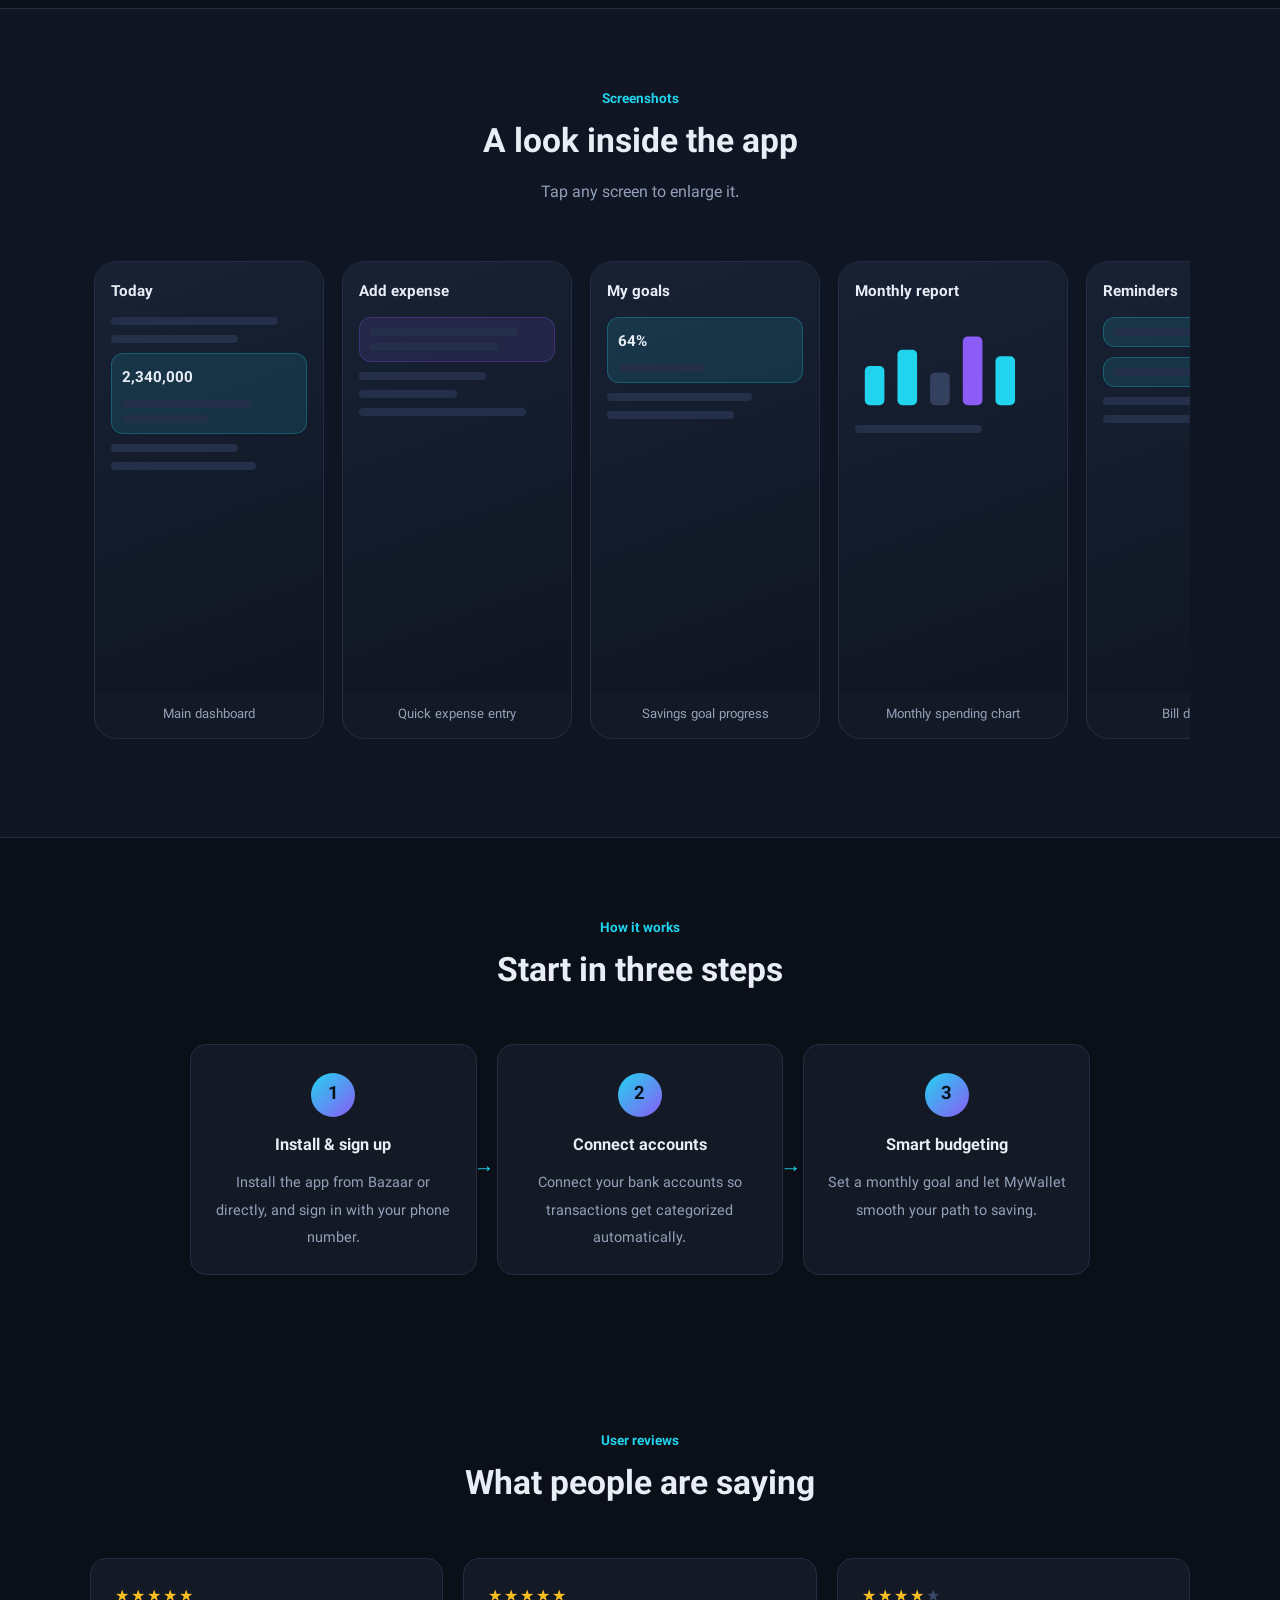
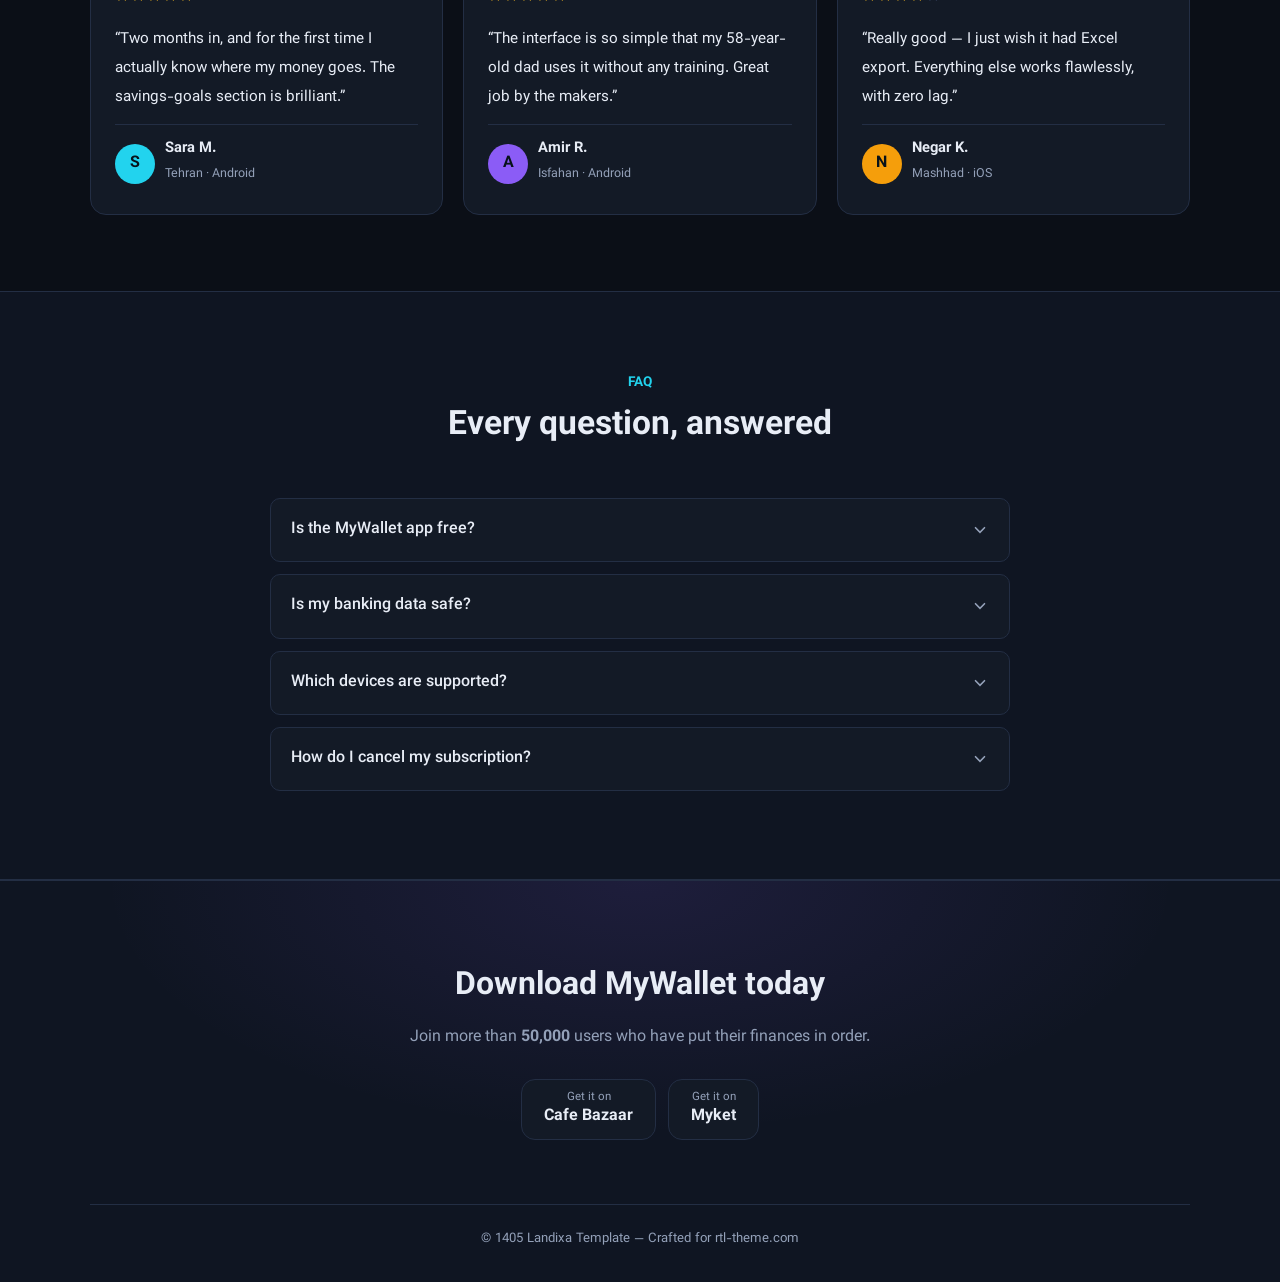
<file: ltr/index.html>
<!DOCTYPE html>
<html lang="en" dir="ltr">
<head>
<meta charset="UTF-8">
<meta name="viewport" content="width=device-width, initial-scale=1.0">
<title>Landixa | App Landing Page HTML Template</title>
<meta name="description" content="The English LTR edition of the Landixa app-landing HTML template — fast, responsive and completely dependency-free">
<link rel="stylesheet" href="../assets/css/style.css">
</head>
<body>

<!-- ===== Header ===== -->
<header class="site-header" id="top">
  <div class="container header-inner">
    <a class="brand" href="#top" aria-label="Landixa">
      <svg class="brand-mark" viewBox="0 0 32 32" width="34" height="34" aria-hidden="true">
        <defs><linearGradient id="lg" x1="0" y1="0" x2="1" y2="1">
          <stop offset="0" style="stop-color:var(--accent)"/><stop offset="1" style="stop-color:var(--accent-2)"/>
        </linearGradient></defs>
        <rect x="2" y="2" width="28" height="28" rx="9" fill="url(#lg)"/>
        <path d="M10 21.5V10.5h3.1v8.2H22v2.8z" style="fill:var(--on-accent)"/>
      </svg>
      <span class="brand-name">Landixa</span>
    </a>
    <nav class="main-nav" id="mainNav" aria-label="Main menu">
      <a href="#features">Features</a>
      <a href="#screenshots">Screenshots</a>
      <a href="#how">How it works</a>
      <a href="#reviews">Reviews</a>
      <a href="#faq">FAQ</a>
    </nav>
    <div class="header-actions">
      <a class="btn btn-primary btn-sm" href="#download">Get the app</a>
      <button class="nav-toggle" id="navToggle" aria-expanded="false" aria-controls="mainNav" aria-label="Open and close the menu">
        <span></span><span></span><span></span>
      </button>
    </div>
  </div>
</header>

<main>
<!-- ===== Hero ===== -->
<section class="hero">
  <div class="container hero-grid">
    <div class="hero-copy">
      <span class="hero-badge">v2.0 just released</span>
      <h1>Put your app in the <span class="grad">spotlight</span></h1>
      <p class="lead">MyWallet is a smart companion for personal finance: log expenses in seconds, budget with confidence and grow your savings — all in one fast, simple app.</p>
      <div class="store-buttons">
        <!-- placeholder links: replace each href with the real store / APK link -->
        <a class="btn btn-store" href="#" data-store-demo data-toast="Demo link — in the final version, replace this button's href with your app's real store link." aria-label="Get it on Cafe Bazaar">
          <svg viewBox="0 0 24 24" width="22" height="22" aria-hidden="true"><path d="M4 3l14 9L4 21V3z" fill="currentColor"/></svg>
          <span><small>Get it on</small>Cafe Bazaar</span>
        </a>
        <a class="btn btn-store" href="#" data-store-demo data-toast="Demo link — in the final version, replace this button's href with your app's real store link." aria-label="Get it on Myket">
          <svg viewBox="0 0 24 24" width="22" height="22" aria-hidden="true"><circle cx="12" cy="12" r="9" fill="none" stroke="currentColor" stroke-width="2.5"/></svg>
          <span><small>Get it on</small>Myket</span>
        </a>
        <a class="btn btn-store" href="#" data-store-demo data-toast="Demo link — in the final version, replace this button's href with your app's real APK link." aria-label="Download the install file directly">
          <svg viewBox="0 0 24 24" width="22" height="22" aria-hidden="true"><path d="M12 3v11m0 0l-4-4m4 4l4-4M5 20h14" fill="none" stroke="currentColor" stroke-width="2.2" stroke-linecap="round"/></svg>
          <span><small>or</small>Direct download</span>
        </a>
      </div>
      <ul class="hero-stats">
        <li><b>50K+</b><span>Active downloads</span></li>
        <li><b>4.8<i>/5</i></b><span>User rating</span></li>
        <li><b>12K+</b><span>Written reviews</span></li>
      </ul>
    </div>
    <div class="hero-visual" aria-hidden="true">
      <div class="phone">
        <div class="phone-notch"><span class="phone-cam"></span></div>
        <div class="phone-screen">
          <div class="status-bar">
            <span class="status-time">12:30</span>
            <span class="status-icons">
              <svg viewBox="0 0 24 24" width="14" height="14" aria-hidden="true"><path d="M3 18h3v-4H3v4zm5.5 0h3V9h-3v9zM14 18h3V5h-3v13zm5.5 0h3v-8h-3v8z" fill="currentColor"/></svg>
              <svg viewBox="0 0 24 24" width="15" height="15" aria-hidden="true"><path d="M2.5 9.5a14 14 0 0119 0M5.5 13a9.5 9.5 0 0113 0M8.6 16.4a5 5 0 016.8 0" fill="none" stroke="currentColor" stroke-width="2" stroke-linecap="round"/><circle cx="12" cy="19.5" r="1.6" fill="currentColor"/></svg>
              <svg viewBox="0 0 24 24" width="18" height="18" aria-hidden="true"><rect x="2" y="8" width="17" height="9" rx="2.5" fill="none" stroke="currentColor" stroke-width="1.8"/><path d="M22 11v3" stroke="currentColor" stroke-width="2" stroke-linecap="round"/><rect x="4.5" y="10.5" width="9" height="4" rx="1" fill="currentColor"/></svg>
            </span>
          </div>
          <div class="app-head">
            <span class="app-title">MyWallet</span>
            <span class="app-head-end">
              <span class="app-bell">
                <svg viewBox="0 0 24 24" width="15" height="15" aria-hidden="true"><path d="M18 9a6 6 0 10-12 0c0 6.5-2.5 8-2.5 8h17S18 15.5 18 9z" fill="none" stroke="currentColor" stroke-width="1.8" stroke-linecap="round" stroke-linejoin="round"/><path d="M10.3 20a2 2 0 003.4 0" fill="none" stroke="currentColor" stroke-width="1.8" stroke-linecap="round"/></svg>
              </span>
              <span class="app-avatar"></span>
            </span>
          </div>
          <div class="app-balance">
            <small>Balance this month</small>
            <b>12,480,000 <i>Toman</i></b>
            <span class="chip chip-up">
              <svg viewBox="0 0 24 24" width="11" height="11" aria-hidden="true"><path d="M3 17l6-6 4 4 7-8" fill="none" stroke="currentColor" stroke-width="2.4" stroke-linecap="round" stroke-linejoin="round"/><path d="M14.5 7H20v5.5" fill="none" stroke="currentColor" stroke-width="2.4" stroke-linecap="round" stroke-linejoin="round"/></svg>
              18% more savings
            </span>
          </div>
          <div class="app-chart">
            <svg aria-hidden="true" viewBox="0 0 220 70" preserveAspectRatio="none">
              <defs><linearGradient id="cg" x1="0" y1="0" x2="0" y2="1">
                <stop offset="0" style="stop-color:var(--accent)" stop-opacity=".5"/><stop offset="1" style="stop-color:var(--accent)" stop-opacity="0"/>
              </linearGradient></defs>
              <path d="M0 55 L30 48 L60 52 L90 38 L120 42 L150 26 L180 30 L220 14 L220 70 L0 70 Z" fill="url(#cg)"/>
              <path d="M0 55 L30 48 L60 52 L90 38 L120 42 L150 26 L180 30 L220 14" fill="none" style="stroke:var(--accent)" stroke-width="2.5" stroke-linecap="round"/>
            </svg>
          </div>
          <div class="app-row"><span class="dot dot-a"></span><div class="bar"><i style="inline-size:72%"></i></div><b>Food</b></div>
          <div class="app-row"><span class="dot dot-b"></span><div class="bar"><i style="inline-size:54%"></i></div><b>Transport</b></div>
          <div class="app-row"><span class="dot dot-c"></span><div class="bar"><i style="inline-size:33%"></i></div><b>Leisure</b></div>
          <div class="app-nav">
            <span class="app-nav-btn on">
              <svg viewBox="0 0 24 24" width="17" height="17" aria-hidden="true"><path d="M3.5 10.5L12 3.5l8.5 7" fill="none" stroke="currentColor" stroke-width="1.8" stroke-linecap="round" stroke-linejoin="round"/><path d="M5.5 9.5V20h13V9.5" fill="none" stroke="currentColor" stroke-width="1.8" stroke-linecap="round" stroke-linejoin="round"/><path d="M10 20v-5.5h4V20" fill="none" stroke="currentColor" stroke-width="1.8" stroke-linecap="round" stroke-linejoin="round"/></svg>
            </span>
            <span class="app-nav-btn">
              <svg viewBox="0 0 24 24" width="17" height="17" aria-hidden="true"><path d="M5.5 19.5V11M12 19.5V4.5M18.5 19.5v-6.5" fill="none" stroke="currentColor" stroke-width="2" stroke-linecap="round"/></svg>
            </span>
            <span class="app-fab">
              <svg viewBox="0 0 24 24" width="19" height="19" aria-hidden="true"><path d="M12 5v14M5 12h14" fill="none" stroke="currentColor" stroke-width="2.4" stroke-linecap="round"/></svg>
            </span>
            <span class="app-nav-btn">
              <svg viewBox="0 0 24 24" width="17" height="17" aria-hidden="true"><rect x="3" y="6.5" width="18" height="13" rx="3" fill="none" stroke="currentColor" stroke-width="1.8"/><path d="M16 13h2.5" stroke="currentColor" stroke-width="1.8" stroke-linecap="round"/></svg>
            </span>
          </div>
        </div>
      </div>
      <div class="float-chip fc-1">
        <svg viewBox="0 0 24 24" width="16" height="16" aria-hidden="true"><circle cx="12" cy="12" r="9" fill="none" stroke="currentColor" stroke-width="1.8"/><path d="M8 12.5l2.5 2.5L16 9.5" fill="none" stroke="currentColor" stroke-width="2" stroke-linecap="round" stroke-linejoin="round"/></svg>
        Payment successful
      </div>
      <div class="float-chip fc-2">
        <svg viewBox="0 0 24 24" width="16" height="16" aria-hidden="true"><circle cx="12" cy="12" r="9" fill="none" stroke="currentColor" stroke-width="1.8"/><circle cx="12" cy="12" r="4.5" fill="none" stroke="currentColor" stroke-width="1.8"/><circle cx="12" cy="12" r="1.2" fill="currentColor"/></svg>
        Monthly goal reached
      </div>
    </div>
  </div>
</section>
<!-- ===== Features ===== -->
<section class="section" id="features">
  <div class="container">
    <div class="section-head">
      <span class="kicker">Features</span>
      <h2>Everything you need to manage your money</h2>
      <p>MyWallet brings all the everyday finance tools together in one simple interface.</p>
    </div>
    <div class="features-grid">
      <article class="feature-card">
        <div class="feature-icon"><svg aria-hidden="true" viewBox="0 0 24 24" width="24" height="24" fill="none" stroke="currentColor" stroke-width="2" stroke-linecap="round"><path d="M12 2v20M17 6H9.5a3 3 0 000 6h5a3 3 0 010 6H6"/></svg></div>
        <h3>Quick expense logging</h3>
        <p>Log an expense in under three seconds; smart categorization does the rest for you.</p>
      </article>
      <article class="feature-card">
        <div class="feature-icon"><svg aria-hidden="true" viewBox="0 0 24 24" width="24" height="24" fill="none" stroke="currentColor" stroke-width="2" stroke-linecap="round"><path d="M4 19V9m5 10V4m5 15v-7m5 7V7"/></svg></div>
        <h3>Visual reports</h3>
        <p>Watch your monthly spending and savings trends in live, easy-to-read charts.</p>
      </article>
      <article class="feature-card">
        <div class="feature-icon"><svg aria-hidden="true" viewBox="0 0 24 24" width="24" height="24" fill="none" stroke="currentColor" stroke-width="2" stroke-linecap="round"><circle cx="12" cy="12" r="9"/><path d="M12 7v5l3 3"/></svg></div>
        <h3>Bill reminders</h3>
        <p>Never miss a due date again; the app nudges you right on time.</p>
      </article>
      <article class="feature-card">
        <div class="feature-icon"><svg aria-hidden="true" viewBox="0 0 24 24" width="24" height="24" fill="none" stroke="currentColor" stroke-width="2" stroke-linecap="round"><path d="M12 21s-7-4.6-9-9a5 5 0 019-3 5 5 0 019 3c-2 4.4-9 9-9 9z"/></svg></div>
        <h3>Savings goals</h3>
        <p>Set a goal for a trip, a phone or any other dream and watch it fill up step by step.</p>
      </article>
      <article class="feature-card">
        <div class="feature-icon"><svg aria-hidden="true" viewBox="0 0 24 24" width="24" height="24" fill="none" stroke="currentColor" stroke-width="2" stroke-linecap="round"><rect x="4" y="10" width="16" height="10" rx="2"/><path d="M8 10V7a4 4 0 018 0v3"/></svg></div>
        <h3>Bank-grade security</h3>
        <p>Your data never leaves your device; it is locked with a PIN and fingerprint.</p>
      </article>
      <article class="feature-card">
        <div class="feature-icon"><svg aria-hidden="true" viewBox="0 0 24 24" width="24" height="24" fill="none" stroke="currentColor" stroke-width="2" stroke-linecap="round"><path d="M21 12a9 9 0 11-9-9"/><path d="M21 3l-9 9"/><path d="M15 3h6v6"/></svg></div>
        <h3>Cloud sync</h3>
        <p>Your data stays identical across phone and tablet — with zero extra work.</p>
      </article>
    </div>
  </div>
</section>
<!-- ===== Screenshots ===== -->
<section class="section section-alt" id="screenshots">
  <div class="container">
    <div class="section-head">
      <span class="kicker">Screenshots</span>
      <h2>A look inside the app</h2>
      <p>Tap any screen to enlarge it.</p>
    </div>
    <div class="shots-scroll" tabindex="0" aria-label="Screenshot gallery — scroll to browse">
      <figure class="shot" data-shot tabindex="0" role="button" aria-label="Enlarge: main dashboard">
        <div class="shot-screen">
          <b>Today</b>
          <span class="ln ln-a"></span><span class="ln ln-b"></span>
          <div class="shot-block"><b>2,340,000</b><span class="ln ln-c"></span><span class="ln ln-d"></span></div>
          <span class="ln ln-b"></span><span class="ln ln-c"></span>
        </div>
        <figcaption class="shot-caption">Main dashboard</figcaption>
      </figure>
      <figure class="shot" data-shot tabindex="0" role="button" aria-label="Enlarge: quick expense entry">
        <div class="shot-screen alt">
          <b>Add expense</b>
          <div class="shot-block"><span class="ln ln-a"></span><span class="ln ln-c"></span></div>
          <span class="ln ln-b"></span><span class="ln ln-d"></span><span class="ln ln-a"></span>
        </div>
        <figcaption class="shot-caption">Quick expense entry</figcaption>
      </figure>
      <figure class="shot" data-shot tabindex="0" role="button" aria-label="Enlarge: savings goal progress">
        <div class="shot-screen">
          <b>My goals</b>
          <div class="shot-block"><b>64%</b><span class="ln ln-d"></span></div>
          <span class="ln ln-c"></span><span class="ln ln-b"></span>
        </div>
        <figcaption class="shot-caption">Savings goal progress</figcaption>
      </figure>
      <figure class="shot" data-shot tabindex="0" role="button" aria-label="Enlarge: monthly spending chart">
        <div class="shot-screen alt">
          <b>Monthly report</b>
          <svg aria-hidden="true" viewBox="0 0 120 60" style="inline-size:100%"><rect x="6" y="30" width="12" height="24" rx="3" style="fill:var(--accent)"/><rect x="26" y="20" width="12" height="34" rx="3" style="fill:var(--accent)"/><rect x="46" y="34" width="12" height="20" rx="3" style="fill:var(--data-idle)"/><rect x="66" y="12" width="12" height="42" rx="3" style="fill:var(--accent-2)"/><rect x="86" y="24" width="12" height="30" rx="3" style="fill:var(--accent)"/></svg>
          <span class="ln ln-b"></span>
        </div>
        <figcaption class="shot-caption">Monthly spending chart</figcaption>
      </figure>
      <figure class="shot" data-shot tabindex="0" role="button" aria-label="Enlarge: bill due dates">
        <div class="shot-screen">
          <b>Reminders</b>
          <div class="shot-block"><span class="ln ln-a"></span></div>
          <div class="shot-block"><span class="ln ln-c"></span></div>
          <span class="ln ln-b"></span><span class="ln ln-d"></span>
        </div>
        <figcaption class="shot-caption">Bill due dates</figcaption>
      </figure>
    </div>
  </div>
</section>

<!-- ===== How it works ===== -->
<section class="section" id="how">
  <div class="container">
    <div class="section-head">
      <span class="kicker">How it works</span>
      <h2>Start in three steps</h2>
    </div>
    <ol class="steps-grid">
      <li class="step-card">
        <b class="step-num">1</b>
        <h3>Install &amp; sign up</h3>
        <p>Install the app from Bazaar or directly, and sign in with your phone number.</p>
      </li>
      <li class="step-card">
        <b class="step-num">2</b>
        <h3>Connect accounts</h3>
        <p>Connect your bank accounts so transactions get categorized automatically.</p>
      </li>
      <li class="step-card">
        <b class="step-num">3</b>
        <h3>Smart budgeting</h3>
        <p>Set a monthly goal and let MyWallet smooth your path to saving.</p>
      </li>
    </ol>
  </div>
</section>
<!-- ===== Reviews ===== -->
<section class="section" id="reviews">
  <div class="container">
    <div class="section-head">
      <span class="kicker">User reviews</span>
      <h2>What people are saying</h2>
    </div>
    <div class="reviews-grid">
      <article class="review-card">
        <div class="review-stars" aria-label="Rated 5 out of 5">★★★★★</div>
        <p>“Two months in, and for the first time I actually know where my money goes. The savings-goals section is brilliant.”</p>
        <footer><span class="review-avatar" style="--av:#22D3EE">S</span><div><b>Sara M.</b><small>Tehran · Android</small></div></footer>
      </article>
      <article class="review-card">
        <div class="review-stars" aria-label="Rated 5 out of 5">★★★★★</div>
        <p>“The interface is so simple that my 58-year-old dad uses it without any training. Great job by the makers.”</p>
        <footer><span class="review-avatar" style="--av:#8B5CF6">A</span><div><b>Amir R.</b><small>Isfahan · Android</small></div></footer>
      </article>
      <article class="review-card">
        <div class="review-stars" aria-label="Rated 4 out of 5">★★★★<span class="off">★</span></div>
        <p>“Really good — I just wish it had Excel export. Everything else works flawlessly, with zero lag.”</p>
        <footer><span class="review-avatar" style="--av:#F59E0B">N</span><div><b>Negar K.</b><small>Mashhad · iOS</small></div></footer>
      </article>
    </div>
  </div>
</section>

<!-- ===== FAQ ===== -->
<section class="section section-alt" id="faq">
  <div class="container faq-wrap">
    <div class="section-head">
      <span class="kicker">FAQ</span>
      <h2>Every question, answered</h2>
    </div>
    <details class="faq-item">
      <summary>Is the MyWallet app free?<svg class="faq-chev" aria-hidden="true" viewBox="0 0 24 24" width="18" height="18"><path d="M6 9l6 6 6-6" fill="none" stroke="currentColor" stroke-width="2.2" stroke-linecap="round"/></svg></summary>
      <p>The base version is completely free. Pro features such as unlimited reports and cloud sync are available with the MyWallet Plus subscription.</p>
    </details>
    <details class="faq-item">
      <summary>Is my banking data safe?<svg class="faq-chev" aria-hidden="true" viewBox="0 0 24 24" width="18" height="18"><path d="M6 9l6 6 6-6" fill="none" stroke="currentColor" stroke-width="2.2" stroke-linecap="round"/></svg></summary>
      <p>Yes. Data is stored encrypted and only on your device; no sensitive information is ever kept on a server.</p>
    </details>
    <details class="faq-item">
      <summary>Which devices are supported?<svg class="faq-chev" aria-hidden="true" viewBox="0 0 24 24" width="18" height="18"><path d="M6 9l6 6 6-6" fill="none" stroke="currentColor" stroke-width="2.2" stroke-linecap="round"/></svg></summary>
      <p>Android 8+ and iOS 13+. The interface is also optimized for tablets.</p>
    </details>
    <details class="faq-item">
      <summary>How do I cancel my subscription?<svg class="faq-chev" aria-hidden="true" viewBox="0 0 24 24" width="18" height="18"><path d="M6 9l6 6 6-6" fill="none" stroke="currentColor" stroke-width="2.2" stroke-linecap="round"/></svg></summary>
      <p>Go to Settings → Account → Manage subscription. You can cancel anytime, with no penalty.</p>
    </details>
  </div>
</section>

<!-- ===== Final CTA + Footer ===== -->
</main>
<footer class="site-footer" id="download">
  <div class="container">
    <div class="cta-box">
      <h2>Download MyWallet today</h2>
      <p>Join more than <b>50,000</b> users who have put their finances in order.</p>
      <div class="store-buttons center">
        <!-- placeholder links: replace each href with the real store link -->
        <a class="btn btn-store light" href="#" data-store-demo data-toast="Demo link — in the final version, replace this button's href with your app's real store link." aria-label="Get it on Cafe Bazaar"><span><small>Get it on</small>Cafe Bazaar</span></a>
        <a class="btn btn-store light" href="#" data-store-demo data-toast="Demo link — in the final version, replace this button's href with your app's real store link." aria-label="Get it on Myket"><span><small>Get it on</small>Myket</span></a>
      </div>
    </div>
    <div class="footer-bottom">© 1405 Landixa Template — Crafted for rtl-theme.com</div>
  </div>
</footer>

<!-- Lightbox (single instance) -->
<div class="lightbox" id="lightbox" role="dialog" aria-modal="true" aria-label="Screenshot viewer">
  <button class="lb-close" id="lbClose" aria-label="Close">×</button>
  <div class="lb-body" id="lbBody"></div>
</div>
<script src="../assets/js/main.js" defer></script>
</body>
</html>
</file>
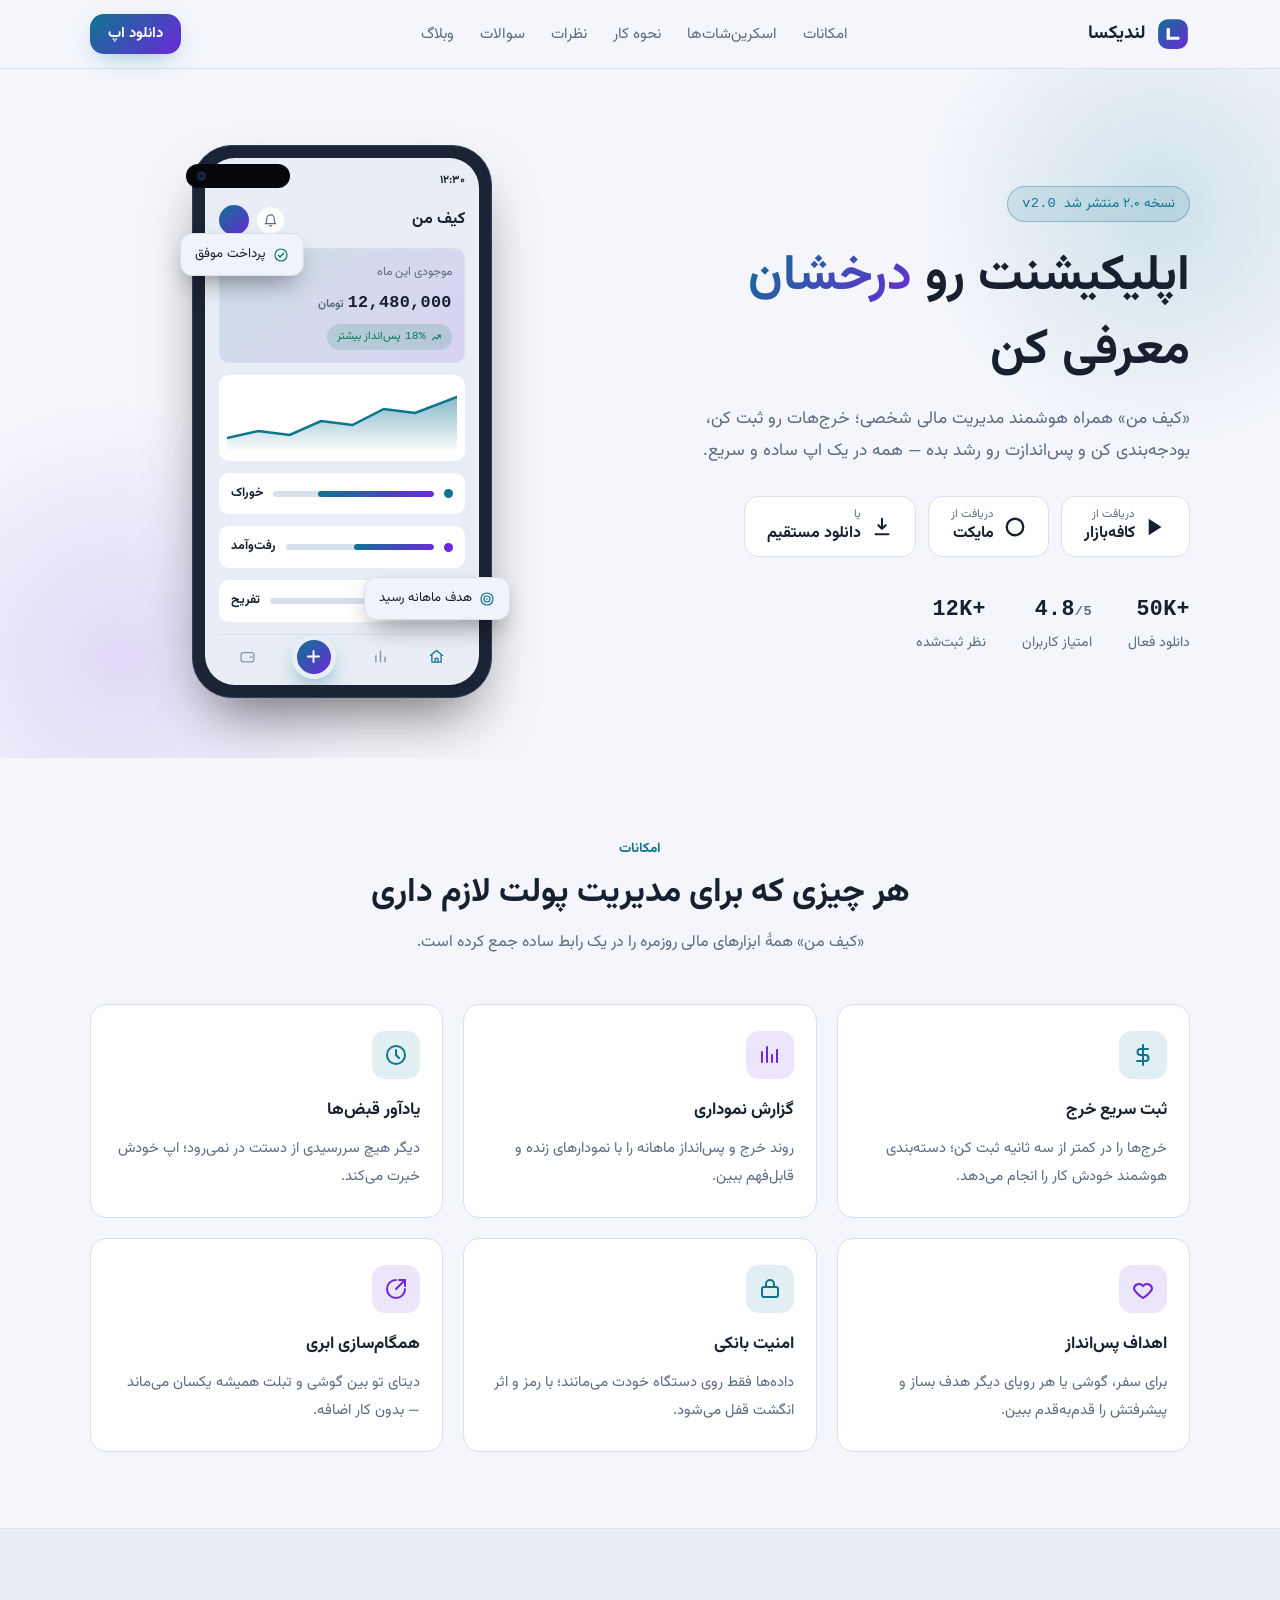
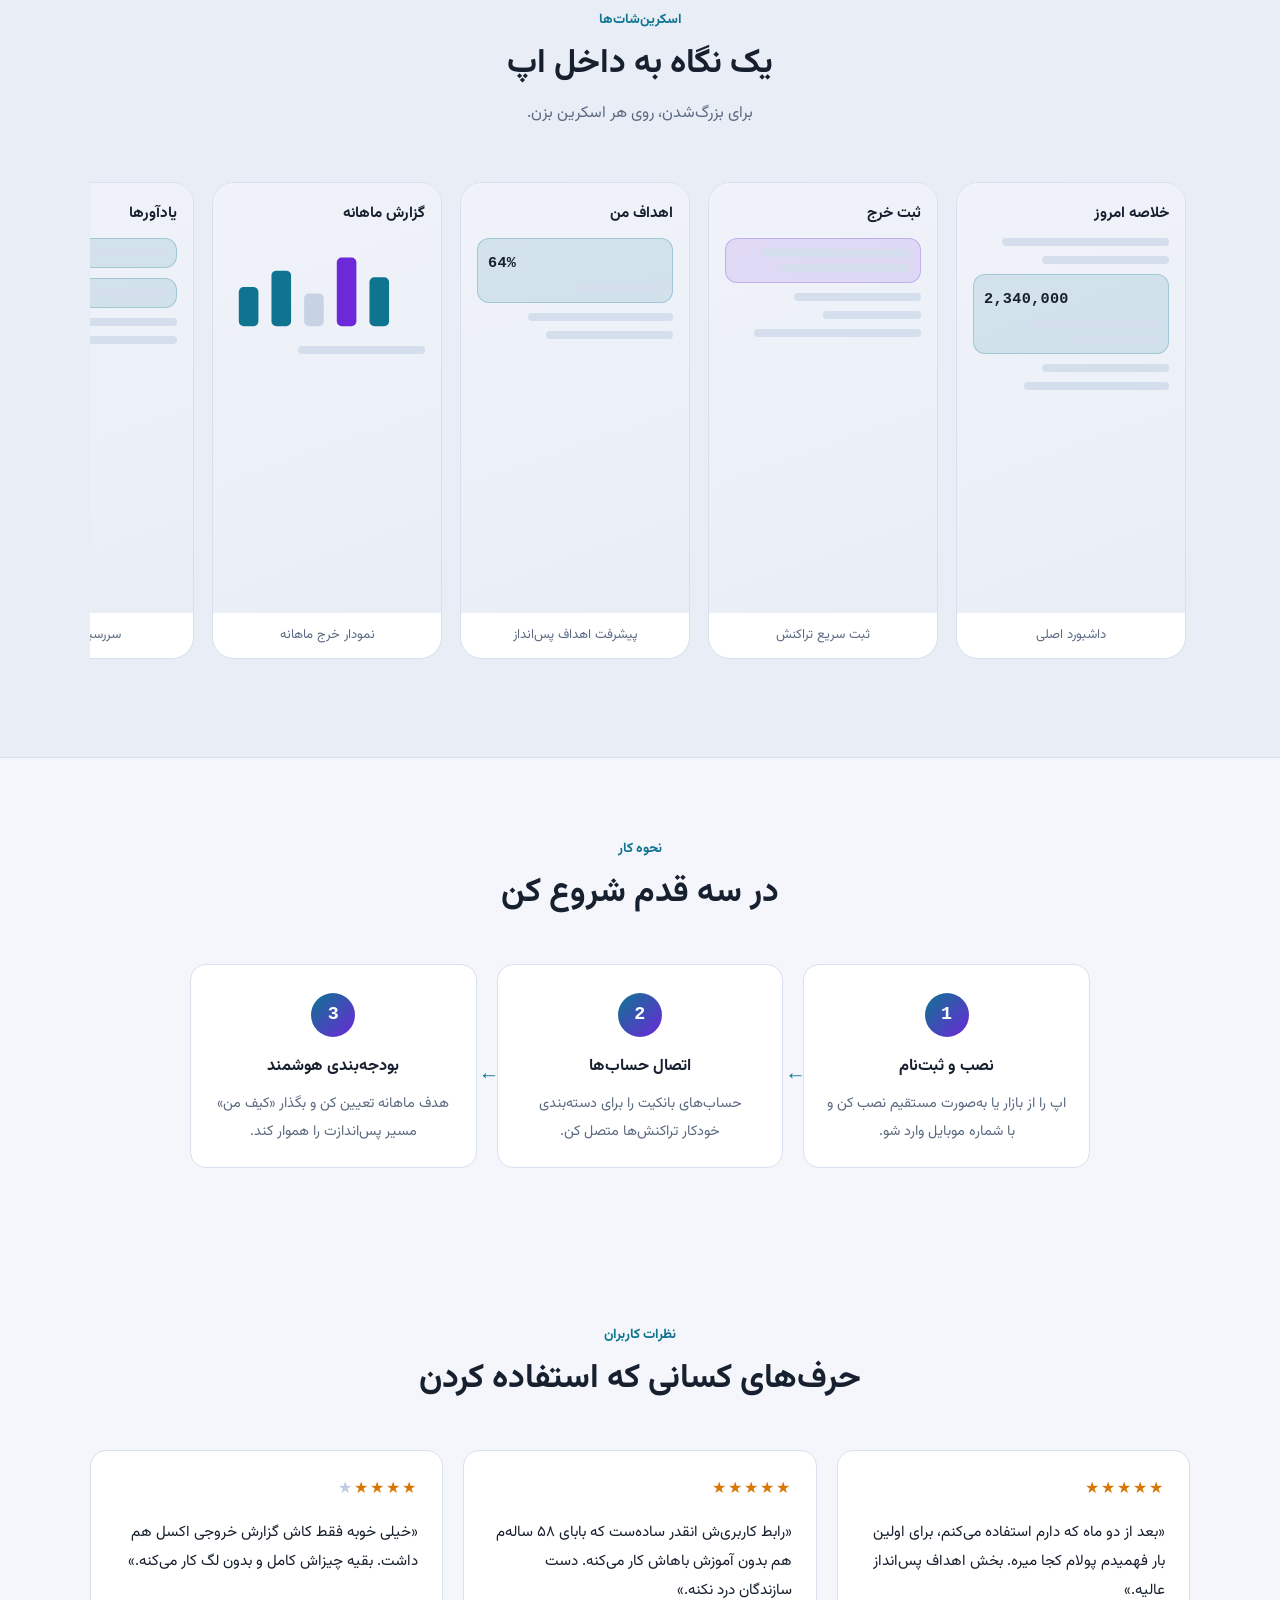
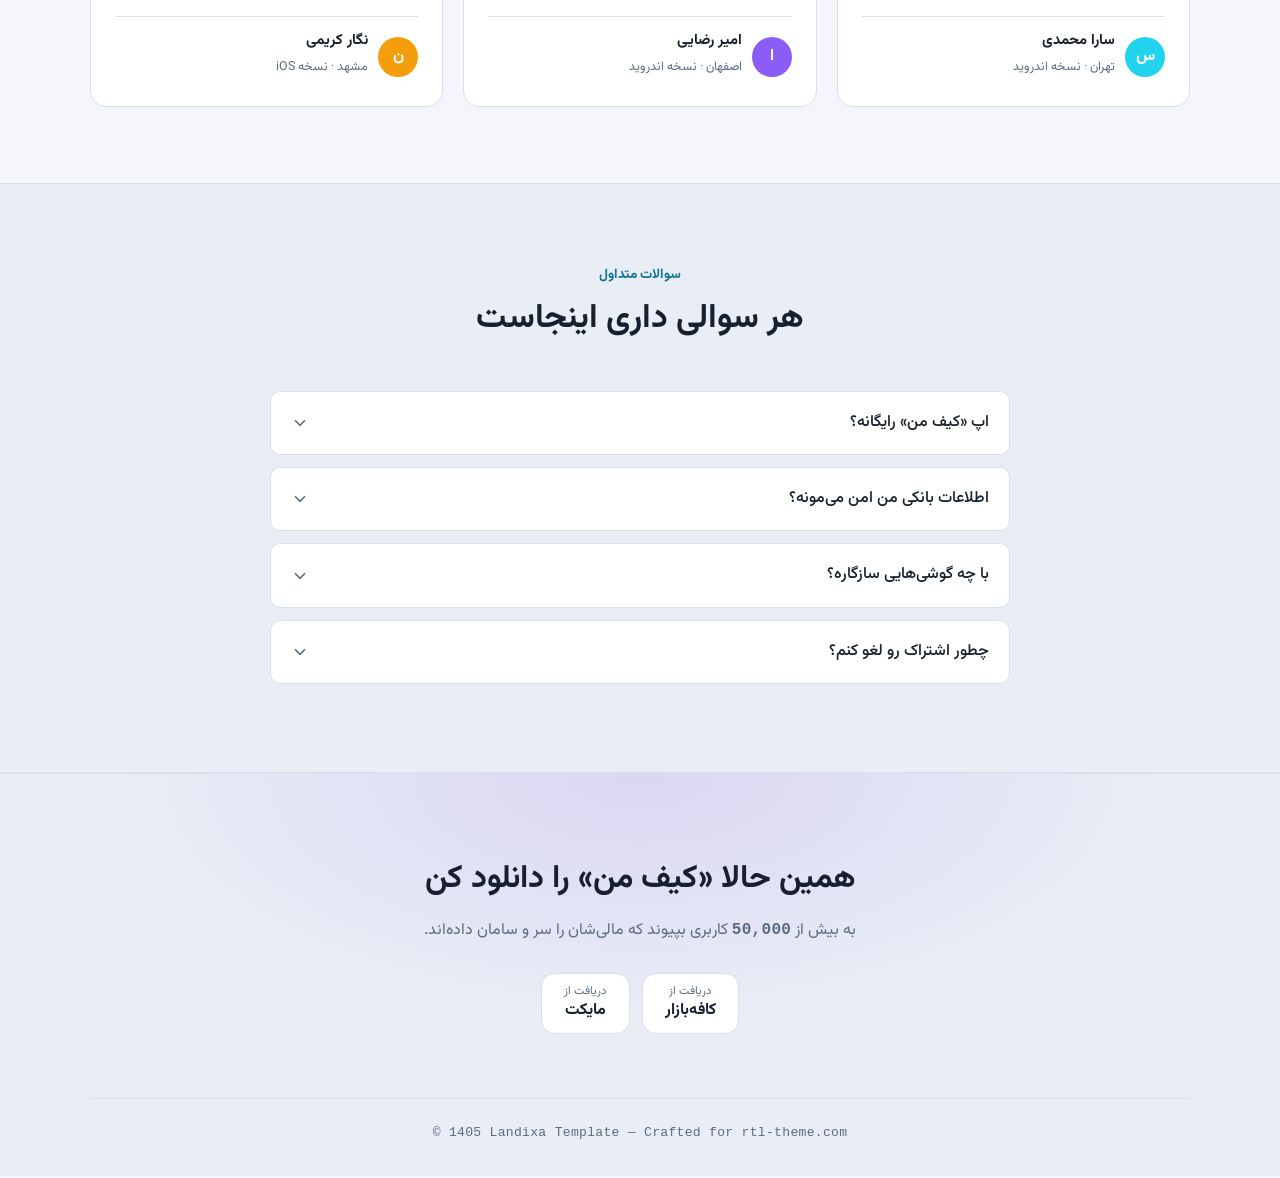
<file: home-light.html>
<!DOCTYPE html>
<html lang="fa" dir="rtl" data-theme="light">
<head>
<meta charset="UTF-8">
<meta name="viewport" content="width=device-width, initial-scale=1.0">
<title>لندیکسا روشن | قالب HTML لندینگ معرفی اپلیکیشن — نسخه روشن</title>
<meta name="description" content="نسخهٔ روشن قالب لندیکسا؛ همان لندینگ تک‌صفحه‌ای راست‌چین برای معرفی اپلیکیشن، با تم مینیمال و کم‌رنگ">
<link rel="stylesheet" href="assets/css/style.css">
</head>
<body>

<!-- ===== Header ===== -->
<header class="site-header" id="top">
  <div class="container header-inner">
    <a class="brand" href="#top" aria-label="لندیکسا">
      <svg class="brand-mark" viewBox="0 0 32 32" width="34" height="34" aria-hidden="true">
        <defs><linearGradient id="lg" x1="0" y1="0" x2="1" y2="1">
          <stop offset="0" style="stop-color:var(--accent)"/><stop offset="1" style="stop-color:var(--accent-2)"/>
        </linearGradient></defs>
        <rect x="2" y="2" width="28" height="28" rx="9" fill="url(#lg)"/>
        <path d="M10 21.5V10.5h3.1v8.2H22v2.8z" style="fill:var(--on-accent)"/>
      </svg>
      <span class="brand-name">لندیکسا</span>
    </a>
    <nav class="main-nav" id="mainNav" aria-label="منوی اصلی">
      <a href="#features">امکانات</a>
      <a href="#screenshots">اسکرین‌شات‌ها</a>
      <a href="#how">نحوه کار</a>
      <a href="#reviews">نظرات</a>
      <a href="#faq">سوالات</a>
      <a href="blog/index.html">وبلاگ</a>
    </nav>
    <div class="header-actions">
      <a class="btn btn-primary btn-sm" href="#download">دانلود اپ</a>
      <button class="nav-toggle" id="navToggle" aria-expanded="false" aria-controls="mainNav" aria-label="باز و بسته کردن منو">
        <span></span><span></span><span></span>
      </button>
    </div>
  </div>
</header>

<main>
<!-- ===== Hero ===== -->
<section class="hero">
  <div class="container hero-grid">
    <div class="hero-copy">
      <span class="hero-badge">نسخه ۲.۰ منتشر شد <bdi class="en">v2.0</bdi></span>
      <h1>اپلیکیشنت رو <span class="grad">درخشان</span> معرفی کن</h1>
      <p class="lead">«کیف من» همراه هوشمند مدیریت مالی شخصی؛ خرج‌هات رو ثبت کن، بودجه‌بندی کن و پس‌اندازت رو رشد بده — همه در یک اپ ساده و سریع.</p>
      <div class="store-buttons">
        <!-- placeholder links: replace each href with the real store / APK link -->
        <a class="btn btn-store" href="#" data-store-demo aria-label="دریافت از کافه بازار">
          <svg viewBox="0 0 24 24" width="22" height="22" aria-hidden="true"><path d="M4 3l14 9L4 21V3z" fill="currentColor"/></svg>
          <span><small>دریافت از</small>کافه‌بازار</span>
        </a>
        <a class="btn btn-store" href="#" data-store-demo aria-label="دریافت از مایکت">
          <svg viewBox="0 0 24 24" width="22" height="22" aria-hidden="true"><circle cx="12" cy="12" r="9" fill="none" stroke="currentColor" stroke-width="2.5"/></svg>
          <span><small>دریافت از</small>مایکت</span>
        </a>
        <a class="btn btn-store" href="#" data-store-demo aria-label="دانلود مستقیم فایل نصب">
          <svg viewBox="0 0 24 24" width="22" height="22" aria-hidden="true"><path d="M12 3v11m0 0l-4-4m4 4l4-4M5 20h14" fill="none" stroke="currentColor" stroke-width="2.2" stroke-linecap="round"/></svg>
          <span><small>یا</small>دانلود مستقیم</span>
        </a>
      </div>
      <ul class="hero-stats">
        <li><b class="en">50K+</b><span>دانلود فعال</span></li>
        <li><b class="en">4.8<i>/5</i></b><span>امتیاز کاربران</span></li>
        <li><b class="en">12K+</b><span>نظر ثبت‌شده</span></li>
      </ul>
    </div>
    <div class="hero-visual" aria-hidden="true">
      <div class="phone">
        <div class="phone-notch"><span class="phone-cam"></span></div>
        <div class="phone-screen">
          <div class="status-bar">
            <span class="status-time">۱۲:۳۰</span>
            <span class="status-icons">
              <svg viewBox="0 0 24 24" width="14" height="14" aria-hidden="true"><path d="M3 18h3v-4H3v4zm5.5 0h3V9h-3v9zM14 18h3V5h-3v13zm5.5 0h3v-8h-3v8z" fill="currentColor"/></svg>
              <svg viewBox="0 0 24 24" width="15" height="15" aria-hidden="true"><path d="M2.5 9.5a14 14 0 0119 0M5.5 13a9.5 9.5 0 0113 0M8.6 16.4a5 5 0 016.8 0" fill="none" stroke="currentColor" stroke-width="2" stroke-linecap="round"/><circle cx="12" cy="19.5" r="1.6" fill="currentColor"/></svg>
              <svg viewBox="0 0 24 24" width="18" height="18" aria-hidden="true"><rect x="2" y="8" width="17" height="9" rx="2.5" fill="none" stroke="currentColor" stroke-width="1.8"/><path d="M22 11v3" stroke="currentColor" stroke-width="2" stroke-linecap="round"/><rect x="4.5" y="10.5" width="9" height="4" rx="1" fill="currentColor"/></svg>
            </span>
          </div>
          <div class="app-head">
            <span class="app-title">کیف من</span>
            <span class="app-head-end">
              <span class="app-bell">
                <svg viewBox="0 0 24 24" width="15" height="15" aria-hidden="true"><path d="M18 9a6 6 0 10-12 0c0 6.5-2.5 8-2.5 8h17S18 15.5 18 9z" fill="none" stroke="currentColor" stroke-width="1.8" stroke-linecap="round" stroke-linejoin="round"/><path d="M10.3 20a2 2 0 003.4 0" fill="none" stroke="currentColor" stroke-width="1.8" stroke-linecap="round"/></svg>
              </span>
              <span class="app-avatar"></span>
            </span>
          </div>
          <div class="app-balance">
            <small>موجودی این ماه</small>
            <b><span class="en">12,480,000</span> <i>تومان</i></b>
            <span class="chip chip-up">
              <svg viewBox="0 0 24 24" width="11" height="11" aria-hidden="true"><path d="M3 17l6-6 4 4 7-8" fill="none" stroke="currentColor" stroke-width="2.4" stroke-linecap="round" stroke-linejoin="round"/><path d="M14.5 7H20v5.5" fill="none" stroke="currentColor" stroke-width="2.4" stroke-linecap="round" stroke-linejoin="round"/></svg>
              <span class="en">18%</span> پس‌انداز بیشتر
            </span>
          </div>
          <div class="app-chart">
            <svg aria-hidden="true" viewBox="0 0 220 70" preserveAspectRatio="none">
              <defs><linearGradient id="cg" x1="0" y1="0" x2="0" y2="1">
                <stop offset="0" style="stop-color:var(--accent)" stop-opacity=".5"/><stop offset="1" style="stop-color:var(--accent)" stop-opacity="0"/>
              </linearGradient></defs>
              <path d="M0 55 L30 48 L60 52 L90 38 L120 42 L150 26 L180 30 L220 14 L220 70 L0 70 Z" fill="url(#cg)"/>
              <path d="M0 55 L30 48 L60 52 L90 38 L120 42 L150 26 L180 30 L220 14" fill="none" style="stroke:var(--accent)" stroke-width="2.5" stroke-linecap="round"/>
            </svg>
          </div>
          <div class="app-row"><span class="dot dot-a"></span><div class="bar"><i style="inline-size:72%"></i></div><b>خوراک</b></div>
          <div class="app-row"><span class="dot dot-b"></span><div class="bar"><i style="inline-size:54%"></i></div><b>رفت‌وآمد</b></div>
          <div class="app-row"><span class="dot dot-c"></span><div class="bar"><i style="inline-size:33%"></i></div><b>تفریح</b></div>
          <div class="app-nav">
            <span class="app-nav-btn on">
              <svg viewBox="0 0 24 24" width="17" height="17" aria-hidden="true"><path d="M3.5 10.5L12 3.5l8.5 7" fill="none" stroke="currentColor" stroke-width="1.8" stroke-linecap="round" stroke-linejoin="round"/><path d="M5.5 9.5V20h13V9.5" fill="none" stroke="currentColor" stroke-width="1.8" stroke-linecap="round" stroke-linejoin="round"/><path d="M10 20v-5.5h4V20" fill="none" stroke="currentColor" stroke-width="1.8" stroke-linejoin="round"/></svg>
            </span>
            <span class="app-nav-btn">
              <svg viewBox="0 0 24 24" width="17" height="17" aria-hidden="true"><path d="M5.5 19.5V11M12 19.5V4.5M18.5 19.5v-6.5" fill="none" stroke="currentColor" stroke-width="2" stroke-linecap="round"/></svg>
            </span>
            <span class="app-fab">
              <svg viewBox="0 0 24 24" width="19" height="19" aria-hidden="true"><path d="M12 5v14M5 12h14" fill="none" stroke="currentColor" stroke-width="2.4" stroke-linecap="round"/></svg>
            </span>
            <span class="app-nav-btn">
              <svg viewBox="0 0 24 24" width="17" height="17" aria-hidden="true"><rect x="3" y="6.5" width="18" height="13" rx="3" fill="none" stroke="currentColor" stroke-width="1.8"/><path d="M16 13h2.5" stroke="currentColor" stroke-width="1.8" stroke-linecap="round"/></svg>
            </span>
          </div>
        </div>
      </div>
      <div class="float-chip fc-1">
        <svg viewBox="0 0 24 24" width="16" height="16" aria-hidden="true"><circle cx="12" cy="12" r="9" fill="none" stroke="currentColor" stroke-width="1.8"/><path d="M8 12.5l2.5 2.5L16 9.5" fill="none" stroke="currentColor" stroke-width="2" stroke-linecap="round" stroke-linejoin="round"/></svg>
        پرداخت موفق
      </div>
      <div class="float-chip fc-2">
        <svg viewBox="0 0 24 24" width="16" height="16" aria-hidden="true"><circle cx="12" cy="12" r="9" fill="none" stroke="currentColor" stroke-width="1.8"/><circle cx="12" cy="12" r="4.5" fill="none" stroke="currentColor" stroke-width="1.8"/><circle cx="12" cy="12" r="1.2" fill="currentColor"/></svg>
        هدف ماهانه رسید
      </div>
    </div>
  </div>
</section>
<!-- ===== Features ===== -->
<section class="section" id="features">
  <div class="container">
    <div class="section-head">
      <span class="kicker">امکانات</span>
      <h2>هر چیزی که برای مدیریت پولت لازم داری</h2>
      <p>«کیف من» همهٔ ابزارهای مالی روزمره را در یک رابط ساده جمع کرده است.</p>
    </div>
    <div class="features-grid">
      <article class="feature-card">
        <div class="feature-icon"><svg aria-hidden="true" viewBox="0 0 24 24" width="24" height="24" fill="none" stroke="currentColor" stroke-width="2" stroke-linecap="round"><path d="M12 2v20M17 6H9.5a3 3 0 000 6h5a3 3 0 010 6H6"/></svg></div>
        <h3>ثبت سریع خرج</h3>
        <p>خرج‌ها را در کمتر از سه ثانیه ثبت کن؛ دسته‌بندی هوشمند خودش کار را انجام می‌دهد.</p>
      </article>
      <article class="feature-card">
        <div class="feature-icon"><svg aria-hidden="true" viewBox="0 0 24 24" width="24" height="24" fill="none" stroke="currentColor" stroke-width="2" stroke-linecap="round"><path d="M4 19V9m5 10V4m5 15v-7m5 7V7"/></svg></div>
        <h3>گزارش نموداری</h3>
        <p>روند خرج و پس‌انداز ماهانه را با نمودارهای زنده و قابل‌فهم ببین.</p>
      </article>
      <article class="feature-card">
        <div class="feature-icon"><svg aria-hidden="true" viewBox="0 0 24 24" width="24" height="24" fill="none" stroke="currentColor" stroke-width="2" stroke-linecap="round"><circle cx="12" cy="12" r="9"/><path d="M12 7v5l3 3"/></svg></div>
        <h3>یادآور قبض‌ها</h3>
        <p>دیگر هیچ سررسیدی از دستت در نمی‌رود؛ اپ خودش خبرت می‌کند.</p>
      </article>
      <article class="feature-card">
        <div class="feature-icon"><svg aria-hidden="true" viewBox="0 0 24 24" width="24" height="24" fill="none" stroke="currentColor" stroke-width="2" stroke-linecap="round"><path d="M12 21s-7-4.6-9-9a5 5 0 019-3 5 5 0 019 3c-2 4.4-9 9-9 9z"/></svg></div>
        <h3>اهداف پس‌انداز</h3>
        <p>برای سفر، گوشی یا هر رویای دیگر هدف بساز و پیشرفتش را قدم‌به‌قدم ببین.</p>
      </article>
      <article class="feature-card">
        <div class="feature-icon"><svg aria-hidden="true" viewBox="0 0 24 24" width="24" height="24" fill="none" stroke="currentColor" stroke-width="2" stroke-linecap="round"><rect x="4" y="10" width="16" height="10" rx="2"/><path d="M8 10V7a4 4 0 018 0v3"/></svg></div>
        <h3>امنیت بانکی</h3>
        <p>داده‌ها فقط روی دستگاه خودت می‌مانند؛ با رمز و اثر انگشت قفل می‌شود.</p>
      </article>
      <article class="feature-card">
        <div class="feature-icon"><svg aria-hidden="true" viewBox="0 0 24 24" width="24" height="24" fill="none" stroke="currentColor" stroke-width="2" stroke-linecap="round"><path d="M21 12a9 9 0 11-9-9"/><path d="M21 3l-9 9"/><path d="M15 3h6v6"/></svg></div>
        <h3>همگام‌سازی ابری</h3>
        <p>دیتای تو بین گوشی و تبلت همیشه یکسان می‌ماند — بدون کار اضافه.</p>
      </article>
    </div>
  </div>
</section>
<!-- ===== Screenshots ===== -->
<section class="section section-alt" id="screenshots">
  <div class="container">
    <div class="section-head">
      <span class="kicker">اسکرین‌شات‌ها</span>
      <h2>یک نگاه به داخل اپ</h2>
      <p>برای بزرگ‌شدن، روی هر اسکرین بزن.</p>
    </div>
    <div class="shots-scroll" tabindex="0" aria-label="گالری اسکرین‌شات — با اسکرول ببینید">
      <figure class="shot" data-shot tabindex="0" role="button" aria-label="بزرگ‌نمایی: داشبورد اصلی">
        <div class="shot-screen">
          <b>خلاصه امروز</b>
          <span class="ln ln-a"></span><span class="ln ln-b"></span>
          <div class="shot-block"><b class="en">2,340,000</b><span class="ln ln-c"></span><span class="ln ln-d"></span></div>
          <span class="ln ln-b"></span><span class="ln ln-c"></span>
        </div>
        <figcaption class="shot-caption">داشبورد اصلی</figcaption>
      </figure>
      <figure class="shot" data-shot tabindex="0" role="button" aria-label="بزرگ‌نمایی: ثبت سریع تراکنش">
        <div class="shot-screen alt">
          <b>ثبت خرج</b>
          <div class="shot-block"><span class="ln ln-a"></span><span class="ln ln-c"></span></div>
          <span class="ln ln-b"></span><span class="ln ln-d"></span><span class="ln ln-a"></span>
        </div>
        <figcaption class="shot-caption">ثبت سریع تراکنش</figcaption>
      </figure>
      <figure class="shot" data-shot tabindex="0" role="button" aria-label="بزرگ‌نمایی: پیشرفت اهداف پس‌انداز">
        <div class="shot-screen">
          <b>اهداف من</b>
          <div class="shot-block"><b class="en">64%</b><span class="ln ln-d"></span></div>
          <span class="ln ln-c"></span><span class="ln ln-b"></span>
        </div>
        <figcaption class="shot-caption">پیشرفت اهداف پس‌انداز</figcaption>
      </figure>
      <figure class="shot" data-shot tabindex="0" role="button" aria-label="بزرگ‌نمایی: نمودار خرج ماهانه">
        <div class="shot-screen alt">
          <b>گزارش ماهانه</b>
          <svg aria-hidden="true" viewBox="0 0 120 60" style="inline-size:100%"><rect x="6" y="30" width="12" height="24" rx="3" style="fill:var(--accent)"/><rect x="26" y="20" width="12" height="34" rx="3" style="fill:var(--accent)"/><rect x="46" y="34" width="12" height="20" rx="3" style="fill:var(--data-idle)"/><rect x="66" y="12" width="12" height="42" rx="3" style="fill:var(--accent-2)"/><rect x="86" y="24" width="12" height="30" rx="3" style="fill:var(--accent)"/></svg>
          <span class="ln ln-b"></span>
        </div>
        <figcaption class="shot-caption">نمودار خرج ماهانه</figcaption>
      </figure>
      <figure class="shot" data-shot tabindex="0" role="button" aria-label="بزرگ‌نمایی: سررسید قبض‌ها">
        <div class="shot-screen">
          <b>یادآورها</b>
          <div class="shot-block"><span class="ln ln-a"></span></div>
          <div class="shot-block"><span class="ln ln-c"></span></div>
          <span class="ln ln-b"></span><span class="ln ln-d"></span>
        </div>
        <figcaption class="shot-caption">سررسید قبض‌ها</figcaption>
      </figure>
    </div>
  </div>
</section>

<!-- ===== How it works ===== -->
<section class="section" id="how">
  <div class="container">
    <div class="section-head">
      <span class="kicker">نحوه کار</span>
      <h2>در سه قدم شروع کن</h2>
    </div>
    <ol class="steps-grid">
      <li class="step-card">
        <b class="step-num en">1</b>
        <h3>نصب و ثبت‌نام</h3>
        <p>اپ را از بازار یا به‌صورت مستقیم نصب کن و با شماره موبایل وارد شو.</p>
      </li>
      <li class="step-card">
        <b class="step-num en">2</b>
        <h3>اتصال حساب‌ها</h3>
        <p>حساب‌های بانکیت را برای دسته‌بندی خودکار تراکنش‌ها متصل کن.</p>
      </li>
      <li class="step-card">
        <b class="step-num en">3</b>
        <h3>بودجه‌بندی هوشمند</h3>
        <p>هدف ماهانه تعیین کن و بگذار «کیف من» مسیر پس‌اندازت را هموار کند.</p>
      </li>
    </ol>
  </div>
</section>
<!-- ===== Reviews ===== -->
<section class="section" id="reviews">
  <div class="container">
    <div class="section-head">
      <span class="kicker">نظرات کاربران</span>
      <h2>حرف‌های کسانی که استفاده کردن</h2>
    </div>
    <div class="reviews-grid">
      <article class="review-card">
        <div class="review-stars" aria-label="امتیاز 5 از 5">★★★★★</div>
        <p>«بعد از دو ماه که دارم استفاده می‌کنم، برای اولین بار فهمیدم پولام کجا میره. بخش اهداف پس‌انداز عالیه.»</p>
        <footer><span class="review-avatar" style="--av:#22D3EE">س</span><div><b>سارا محمدی</b><small>تهران · نسخه اندروید</small></div></footer>
      </article>
      <article class="review-card">
        <div class="review-stars" aria-label="امتیاز 5 از 5">★★★★★</div>
        <p>«رابط کاربری‌ش انقدر ساده‌ست که بابای ۵۸ ساله‌م هم بدون آموزش باهاش کار می‌کنه. دست سازندگان درد نکنه.»</p>
        <footer><span class="review-avatar" style="--av:#8B5CF6">ا</span><div><b>امیر رضایی</b><small>اصفهان · نسخه اندروید</small></div></footer>
      </article>
      <article class="review-card">
        <div class="review-stars" aria-label="امتیاز 4 از 5">★★★★<span class="off">★</span></div>
        <p>«خیلی خوبه فقط کاش گزارش خروجی اکسل هم داشت. بقیه چیزاش کامل و بدون لگ کار می‌کنه.»</p>
        <footer><span class="review-avatar" style="--av:#F59E0B">ن</span><div><b>نگار کریمی</b><small>مشهد · نسخه iOS</small></div></footer>
      </article>
    </div>
  </div>
</section>

<!-- ===== FAQ ===== -->
<section class="section section-alt" id="faq">
  <div class="container faq-wrap">
    <div class="section-head">
      <span class="kicker">سوالات متداول</span>
      <h2>هر سوالی داری اینجاست</h2>
    </div>
    <details class="faq-item">
      <summary>اپ «کیف من» رایگانه؟<svg class="faq-chev" aria-hidden="true" viewBox="0 0 24 24" width="18" height="18"><path d="M6 9l6 6 6-6" fill="none" stroke="currentColor" stroke-width="2.2" stroke-linecap="round"/></svg></summary>
      <p>نسخه پایه کاملاً رایگانه. امکانات حرفه‌ای مثل گزارش نامحدود و همگام‌سازی ابری در اشتراک «کیف من پلاس» ارائه می‌شود.</p>
    </details>
    <details class="faq-item">
      <summary>اطلاعات بانکی من امن می‌مونه؟<svg class="faq-chev" aria-hidden="true" viewBox="0 0 24 24" width="18" height="18"><path d="M6 9l6 6 6-6" fill="none" stroke="currentColor" stroke-width="2.2" stroke-linecap="round"/></svg></summary>
      <p>بله. داده‌ها به‌صورت رمزنگاری‌شده فقط روی دستگاه شما ذخیره می‌شوند و هیچ اطلاعات حساسی روی سرور نگهداری نمی‌شود.</p>
    </details>
    <details class="faq-item">
      <summary>با چه گوشی‌هایی سازگاره؟<svg class="faq-chev" aria-hidden="true" viewBox="0 0 24 24" width="18" height="18"><path d="M6 9l6 6 6-6" fill="none" stroke="currentColor" stroke-width="2.2" stroke-linecap="round"/></svg></summary>
      <p>اندروید <span class="en">8+</span> و iOS <span class="en">13+</span>. روی تبلت هم رابط بهینه‌شده دارد.</p>
    </details>
    <details class="faq-item">
      <summary>چطور اشتراک رو لغو کنم؟<svg class="faq-chev" aria-hidden="true" viewBox="0 0 24 24" width="18" height="18"><path d="M6 9l6 6 6-6" fill="none" stroke="currentColor" stroke-width="2.2" stroke-linecap="round"/></svg></summary>
      <p>از مسیر تنظیمات ← حساب کاربری ← مدیریت اشتراک، هر زمان بدون جریمه قابل لغو است.</p>
    </details>
  </div>
</section>

<!-- ===== Final CTA + Footer ===== -->
</main>
<footer class="site-footer" id="download">
  <div class="container">
    <div class="cta-box">
      <h2>همین حالا «کیف من» را دانلود کن</h2>
      <p>به بیش از <b class="en">50,000</b> کاربری بپیوند که مالی‌شان را سر و سامان داده‌اند.</p>
      <div class="store-buttons center">
        <!-- placeholder links: replace each href with the real store link -->
        <a class="btn btn-store light" href="#" data-store-demo aria-label="دریافت از کافه بازار"><span><small>دریافت از</small>کافه‌بازار</span></a>
        <a class="btn btn-store light" href="#" data-store-demo aria-label="دریافت از مایکت"><span><small>دریافت از</small>مایکت</span></a>
      </div>
    </div>
    <div class="footer-bottom en">© 1405 Landixa Template — Crafted for rtl-theme.com</div>
  </div>
</footer>

<!-- Lightbox (single instance) -->
<div class="lightbox" id="lightbox" role="dialog" aria-modal="true" aria-label="نمایش اسکرین‌شات">
  <button class="lb-close" id="lbClose" aria-label="بستن">×</button>
  <div class="lb-body" id="lbBody"></div>
</div>
<script src="assets/js/main.js" defer></script>
</body>
</html>
</file>
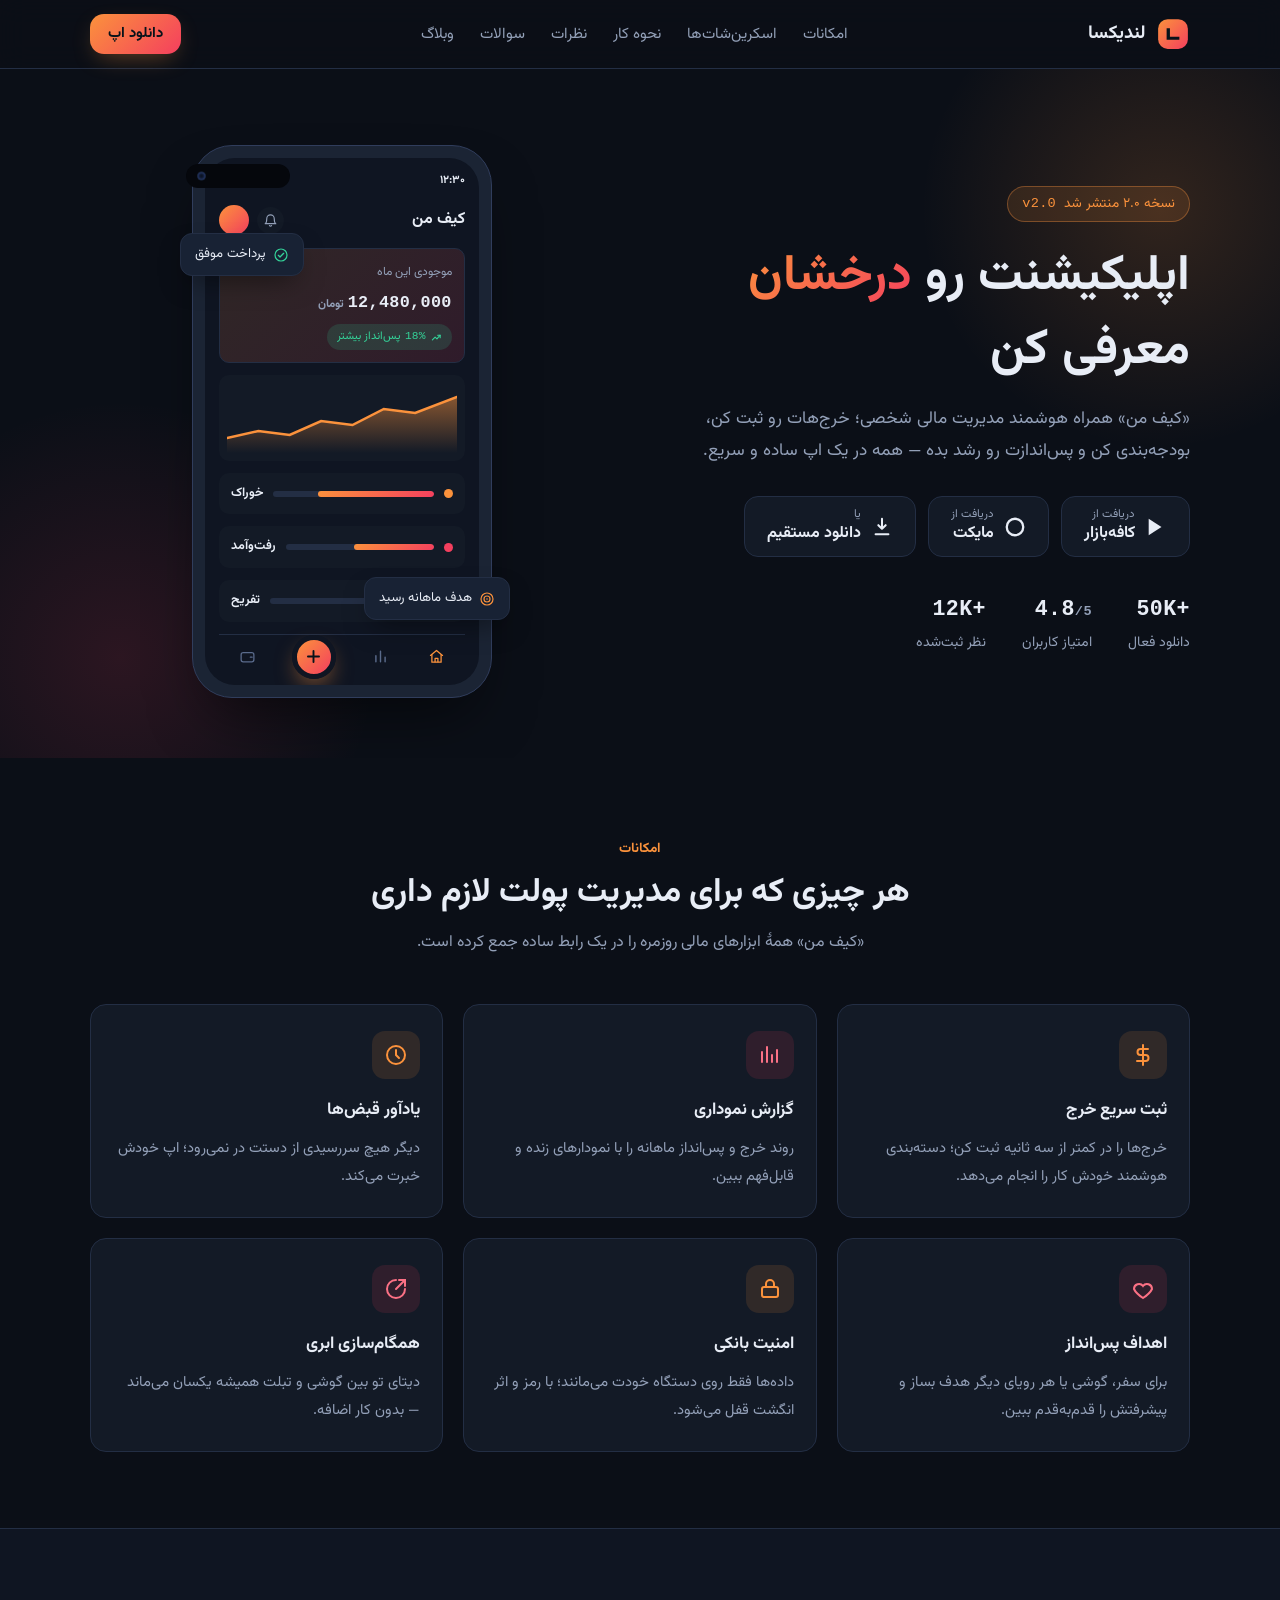
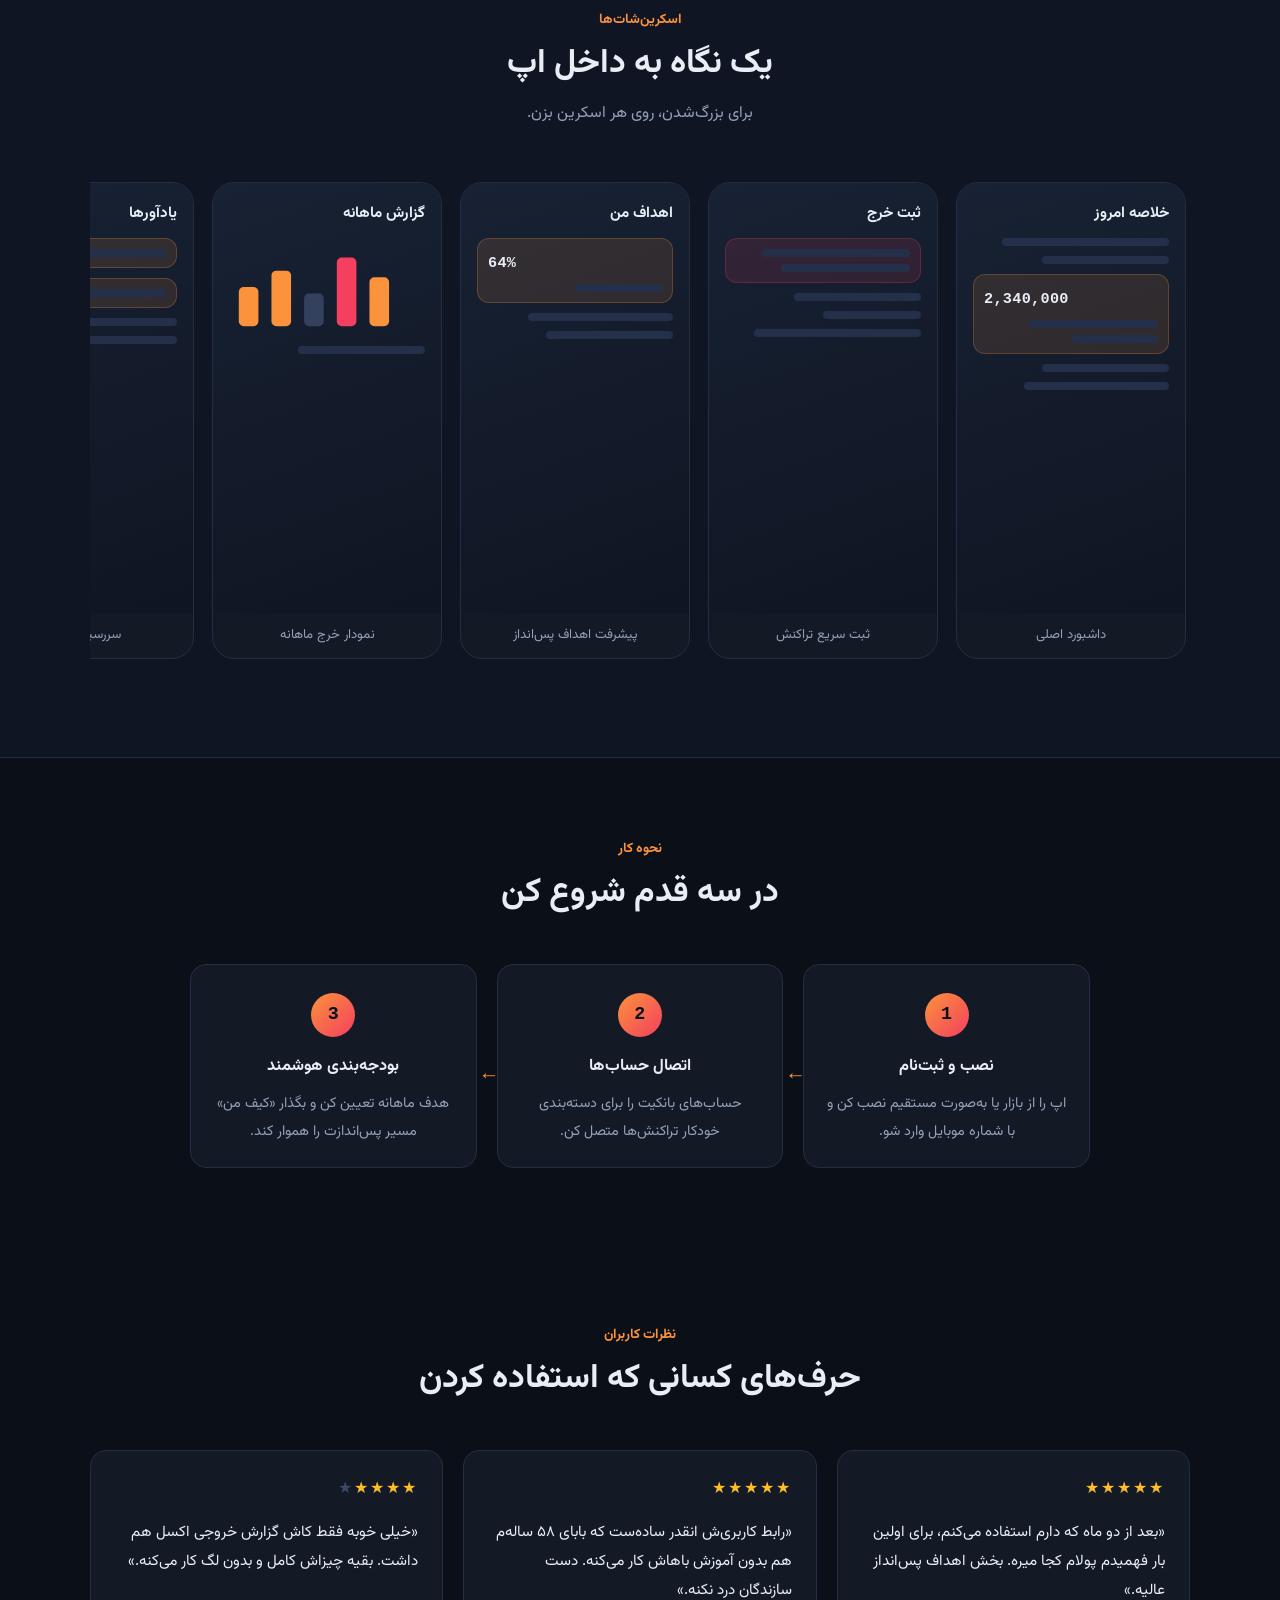
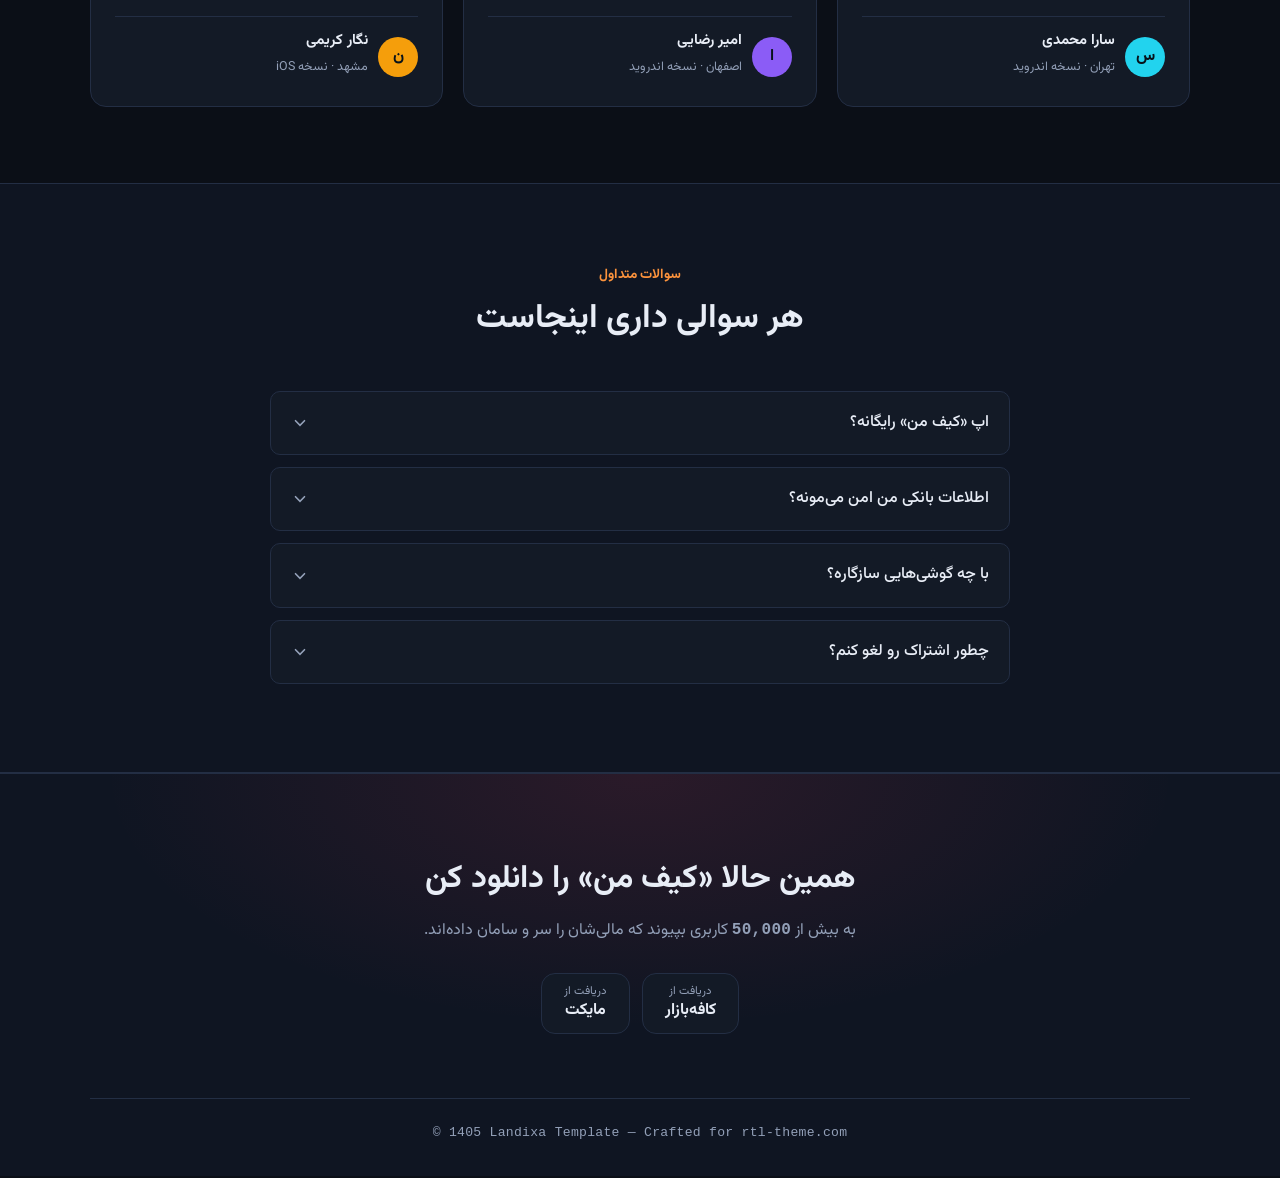
<file: home-warm.html>
<!DOCTYPE html>
<html lang="fa" dir="rtl" data-theme="warm">
<head>
<meta charset="UTF-8">
<meta name="viewport" content="width=device-width, initial-scale=1.0">
<title>لندیکسا گرم | قالب HTML لندینگ معرفی اپلیکیشن — نسخه گرم</title>
<meta name="description" content="نسخهٔ گرم قالب لندیکسا؛ همان لندینگ تک‌صفحه‌ای راست‌چین برای معرفی اپلیکیشن، با پالت نارنجی-سرخابی پرانرژی">
<link rel="stylesheet" href="assets/css/style.css">
</head>
<body>

<!-- ===== Header ===== -->
<header class="site-header" id="top">
  <div class="container header-inner">
    <a class="brand" href="#top" aria-label="لندیکسا">
      <svg class="brand-mark" viewBox="0 0 32 32" width="34" height="34" aria-hidden="true">
        <defs><linearGradient id="lg" x1="0" y1="0" x2="1" y2="1">
          <stop offset="0" style="stop-color:var(--accent)"/><stop offset="1" style="stop-color:var(--accent-2)"/>
        </linearGradient></defs>
        <rect x="2" y="2" width="28" height="28" rx="9" fill="url(#lg)"/>
        <path d="M10 21.5V10.5h3.1v8.2H22v2.8z" style="fill:var(--on-accent)"/>
      </svg>
      <span class="brand-name">لندیکسا</span>
    </a>
    <nav class="main-nav" id="mainNav" aria-label="منوی اصلی">
      <a href="#features">امکانات</a>
      <a href="#screenshots">اسکرین‌شات‌ها</a>
      <a href="#how">نحوه کار</a>
      <a href="#reviews">نظرات</a>
      <a href="#faq">سوالات</a>
      <a href="blog/index.html">وبلاگ</a>
    </nav>
    <div class="header-actions">
      <a class="btn btn-primary btn-sm" href="#download">دانلود اپ</a>
      <button class="nav-toggle" id="navToggle" aria-expanded="false" aria-controls="mainNav" aria-label="باز و بسته کردن منو">
        <span></span><span></span><span></span>
      </button>
    </div>
  </div>
</header>

<main>
<!-- ===== Hero ===== -->
<section class="hero">
  <div class="container hero-grid">
    <div class="hero-copy">
      <span class="hero-badge">نسخه ۲.۰ منتشر شد <bdi class="en">v2.0</bdi></span>
      <h1>اپلیکیشنت رو <span class="grad">درخشان</span> معرفی کن</h1>
      <p class="lead">«کیف من» همراه هوشمند مدیریت مالی شخصی؛ خرج‌هات رو ثبت کن، بودجه‌بندی کن و پس‌اندازت رو رشد بده — همه در یک اپ ساده و سریع.</p>
      <div class="store-buttons">
        <!-- placeholder links: replace each href with the real store / APK link -->
        <a class="btn btn-store" href="#" data-store-demo aria-label="دریافت از کافه بازار">
          <svg viewBox="0 0 24 24" width="22" height="22" aria-hidden="true"><path d="M4 3l14 9L4 21V3z" fill="currentColor"/></svg>
          <span><small>دریافت از</small>کافه‌بازار</span>
        </a>
        <a class="btn btn-store" href="#" data-store-demo aria-label="دریافت از مایکت">
          <svg viewBox="0 0 24 24" width="22" height="22" aria-hidden="true"><circle cx="12" cy="12" r="9" fill="none" stroke="currentColor" stroke-width="2.5"/></svg>
          <span><small>دریافت از</small>مایکت</span>
        </a>
        <a class="btn btn-store" href="#" data-store-demo aria-label="دانلود مستقیم فایل نصب">
          <svg viewBox="0 0 24 24" width="22" height="22" aria-hidden="true"><path d="M12 3v11m0 0l-4-4m4 4l4-4M5 20h14" fill="none" stroke="currentColor" stroke-width="2.2" stroke-linecap="round"/></svg>
          <span><small>یا</small>دانلود مستقیم</span>
        </a>
      </div>
      <ul class="hero-stats">
        <li><b class="en">50K+</b><span>دانلود فعال</span></li>
        <li><b class="en">4.8<i>/5</i></b><span>امتیاز کاربران</span></li>
        <li><b class="en">12K+</b><span>نظر ثبت‌شده</span></li>
      </ul>
    </div>
    <div class="hero-visual" aria-hidden="true">
      <div class="phone">
        <div class="phone-notch"><span class="phone-cam"></span></div>
        <div class="phone-screen">
          <div class="status-bar">
            <span class="status-time">۱۲:۳۰</span>
            <span class="status-icons">
              <svg viewBox="0 0 24 24" width="14" height="14" aria-hidden="true"><path d="M3 18h3v-4H3v4zm5.5 0h3V9h-3v9zM14 18h3V5h-3v13zm5.5 0h3v-8h-3v8z" fill="currentColor"/></svg>
              <svg viewBox="0 0 24 24" width="15" height="15" aria-hidden="true"><path d="M2.5 9.5a14 14 0 0119 0M5.5 13a9.5 9.5 0 0113 0M8.6 16.4a5 5 0 016.8 0" fill="none" stroke="currentColor" stroke-width="2" stroke-linecap="round"/><circle cx="12" cy="19.5" r="1.6" fill="currentColor"/></svg>
              <svg viewBox="0 0 24 24" width="18" height="18" aria-hidden="true"><rect x="2" y="8" width="17" height="9" rx="2.5" fill="none" stroke="currentColor" stroke-width="1.8"/><path d="M22 11v3" stroke="currentColor" stroke-width="2" stroke-linecap="round"/><rect x="4.5" y="10.5" width="9" height="4" rx="1" fill="currentColor"/></svg>
            </span>
          </div>
          <div class="app-head">
            <span class="app-title">کیف من</span>
            <span class="app-head-end">
              <span class="app-bell">
                <svg viewBox="0 0 24 24" width="15" height="15" aria-hidden="true"><path d="M18 9a6 6 0 10-12 0c0 6.5-2.5 8-2.5 8h17S18 15.5 18 9z" fill="none" stroke="currentColor" stroke-width="1.8" stroke-linecap="round" stroke-linejoin="round"/><path d="M10.3 20a2 2 0 003.4 0" fill="none" stroke="currentColor" stroke-width="1.8" stroke-linecap="round"/></svg>
              </span>
              <span class="app-avatar"></span>
            </span>
          </div>
          <div class="app-balance">
            <small>موجودی این ماه</small>
            <b><span class="en">12,480,000</span> <i>تومان</i></b>
            <span class="chip chip-up">
              <svg viewBox="0 0 24 24" width="11" height="11" aria-hidden="true"><path d="M3 17l6-6 4 4 7-8" fill="none" stroke="currentColor" stroke-width="2.4" stroke-linecap="round" stroke-linejoin="round"/><path d="M14.5 7H20v5.5" fill="none" stroke="currentColor" stroke-width="2.4" stroke-linecap="round" stroke-linejoin="round"/></svg>
              <span class="en">18%</span> پس‌انداز بیشتر
            </span>
          </div>
          <div class="app-chart">
            <svg aria-hidden="true" viewBox="0 0 220 70" preserveAspectRatio="none">
              <defs><linearGradient id="cg" x1="0" y1="0" x2="0" y2="1">
                <stop offset="0" style="stop-color:var(--accent)" stop-opacity=".5"/><stop offset="1" style="stop-color:var(--accent)" stop-opacity="0"/>
              </linearGradient></defs>
              <path d="M0 55 L30 48 L60 52 L90 38 L120 42 L150 26 L180 30 L220 14 L220 70 L0 70 Z" fill="url(#cg)"/>
              <path d="M0 55 L30 48 L60 52 L90 38 L120 42 L150 26 L180 30 L220 14" fill="none" style="stroke:var(--accent)" stroke-width="2.5" stroke-linecap="round"/>
            </svg>
          </div>
          <div class="app-row"><span class="dot dot-a"></span><div class="bar"><i style="inline-size:72%"></i></div><b>خوراک</b></div>
          <div class="app-row"><span class="dot dot-b"></span><div class="bar"><i style="inline-size:54%"></i></div><b>رفت‌وآمد</b></div>
          <div class="app-row"><span class="dot dot-c"></span><div class="bar"><i style="inline-size:33%"></i></div><b>تفریح</b></div>
          <div class="app-nav">
            <span class="app-nav-btn on">
              <svg viewBox="0 0 24 24" width="17" height="17" aria-hidden="true"><path d="M3.5 10.5L12 3.5l8.5 7" fill="none" stroke="currentColor" stroke-width="1.8" stroke-linecap="round" stroke-linejoin="round"/><path d="M5.5 9.5V20h13V9.5" fill="none" stroke="currentColor" stroke-width="1.8" stroke-linecap="round" stroke-linejoin="round"/><path d="M10 20v-5.5h4V20" fill="none" stroke="currentColor" stroke-width="1.8" stroke-linejoin="round"/></svg>
            </span>
            <span class="app-nav-btn">
              <svg viewBox="0 0 24 24" width="17" height="17" aria-hidden="true"><path d="M5.5 19.5V11M12 19.5V4.5M18.5 19.5v-6.5" fill="none" stroke="currentColor" stroke-width="2" stroke-linecap="round"/></svg>
            </span>
            <span class="app-fab">
              <svg viewBox="0 0 24 24" width="19" height="19" aria-hidden="true"><path d="M12 5v14M5 12h14" fill="none" stroke="currentColor" stroke-width="2.4" stroke-linecap="round"/></svg>
            </span>
            <span class="app-nav-btn">
              <svg viewBox="0 0 24 24" width="17" height="17" aria-hidden="true"><rect x="3" y="6.5" width="18" height="13" rx="3" fill="none" stroke="currentColor" stroke-width="1.8"/><path d="M16 13h2.5" stroke="currentColor" stroke-width="1.8" stroke-linecap="round"/></svg>
            </span>
          </div>
        </div>
      </div>
      <div class="float-chip fc-1">
        <svg viewBox="0 0 24 24" width="16" height="16" aria-hidden="true"><circle cx="12" cy="12" r="9" fill="none" stroke="currentColor" stroke-width="1.8"/><path d="M8 12.5l2.5 2.5L16 9.5" fill="none" stroke="currentColor" stroke-width="2" stroke-linecap="round" stroke-linejoin="round"/></svg>
        پرداخت موفق
      </div>
      <div class="float-chip fc-2">
        <svg viewBox="0 0 24 24" width="16" height="16" aria-hidden="true"><circle cx="12" cy="12" r="9" fill="none" stroke="currentColor" stroke-width="1.8"/><circle cx="12" cy="12" r="4.5" fill="none" stroke="currentColor" stroke-width="1.8"/><circle cx="12" cy="12" r="1.2" fill="currentColor"/></svg>
        هدف ماهانه رسید
      </div>
    </div>
  </div>
</section>
<!-- ===== Features ===== -->
<section class="section" id="features">
  <div class="container">
    <div class="section-head">
      <span class="kicker">امکانات</span>
      <h2>هر چیزی که برای مدیریت پولت لازم داری</h2>
      <p>«کیف من» همهٔ ابزارهای مالی روزمره را در یک رابط ساده جمع کرده است.</p>
    </div>
    <div class="features-grid">
      <article class="feature-card">
        <div class="feature-icon"><svg aria-hidden="true" viewBox="0 0 24 24" width="24" height="24" fill="none" stroke="currentColor" stroke-width="2" stroke-linecap="round"><path d="M12 2v20M17 6H9.5a3 3 0 000 6h5a3 3 0 010 6H6"/></svg></div>
        <h3>ثبت سریع خرج</h3>
        <p>خرج‌ها را در کمتر از سه ثانیه ثبت کن؛ دسته‌بندی هوشمند خودش کار را انجام می‌دهد.</p>
      </article>
      <article class="feature-card">
        <div class="feature-icon"><svg aria-hidden="true" viewBox="0 0 24 24" width="24" height="24" fill="none" stroke="currentColor" stroke-width="2" stroke-linecap="round"><path d="M4 19V9m5 10V4m5 15v-7m5 7V7"/></svg></div>
        <h3>گزارش نموداری</h3>
        <p>روند خرج و پس‌انداز ماهانه را با نمودارهای زنده و قابل‌فهم ببین.</p>
      </article>
      <article class="feature-card">
        <div class="feature-icon"><svg aria-hidden="true" viewBox="0 0 24 24" width="24" height="24" fill="none" stroke="currentColor" stroke-width="2" stroke-linecap="round"><circle cx="12" cy="12" r="9"/><path d="M12 7v5l3 3"/></svg></div>
        <h3>یادآور قبض‌ها</h3>
        <p>دیگر هیچ سررسیدی از دستت در نمی‌رود؛ اپ خودش خبرت می‌کند.</p>
      </article>
      <article class="feature-card">
        <div class="feature-icon"><svg aria-hidden="true" viewBox="0 0 24 24" width="24" height="24" fill="none" stroke="currentColor" stroke-width="2" stroke-linecap="round"><path d="M12 21s-7-4.6-9-9a5 5 0 019-3 5 5 0 019 3c-2 4.4-9 9-9 9z"/></svg></div>
        <h3>اهداف پس‌انداز</h3>
        <p>برای سفر، گوشی یا هر رویای دیگر هدف بساز و پیشرفتش را قدم‌به‌قدم ببین.</p>
      </article>
      <article class="feature-card">
        <div class="feature-icon"><svg aria-hidden="true" viewBox="0 0 24 24" width="24" height="24" fill="none" stroke="currentColor" stroke-width="2" stroke-linecap="round"><rect x="4" y="10" width="16" height="10" rx="2"/><path d="M8 10V7a4 4 0 018 0v3"/></svg></div>
        <h3>امنیت بانکی</h3>
        <p>داده‌ها فقط روی دستگاه خودت می‌مانند؛ با رمز و اثر انگشت قفل می‌شود.</p>
      </article>
      <article class="feature-card">
        <div class="feature-icon"><svg aria-hidden="true" viewBox="0 0 24 24" width="24" height="24" fill="none" stroke="currentColor" stroke-width="2" stroke-linecap="round"><path d="M21 12a9 9 0 11-9-9"/><path d="M21 3l-9 9"/><path d="M15 3h6v6"/></svg></div>
        <h3>همگام‌سازی ابری</h3>
        <p>دیتای تو بین گوشی و تبلت همیشه یکسان می‌ماند — بدون کار اضافه.</p>
      </article>
    </div>
  </div>
</section>
<!-- ===== Screenshots ===== -->
<section class="section section-alt" id="screenshots">
  <div class="container">
    <div class="section-head">
      <span class="kicker">اسکرین‌شات‌ها</span>
      <h2>یک نگاه به داخل اپ</h2>
      <p>برای بزرگ‌شدن، روی هر اسکرین بزن.</p>
    </div>
    <div class="shots-scroll" tabindex="0" aria-label="گالری اسکرین‌شات — با اسکرول ببینید">
      <figure class="shot" data-shot tabindex="0" role="button" aria-label="بزرگ‌نمایی: داشبورد اصلی">
        <div class="shot-screen">
          <b>خلاصه امروز</b>
          <span class="ln ln-a"></span><span class="ln ln-b"></span>
          <div class="shot-block"><b class="en">2,340,000</b><span class="ln ln-c"></span><span class="ln ln-d"></span></div>
          <span class="ln ln-b"></span><span class="ln ln-c"></span>
        </div>
        <figcaption class="shot-caption">داشبورد اصلی</figcaption>
      </figure>
      <figure class="shot" data-shot tabindex="0" role="button" aria-label="بزرگ‌نمایی: ثبت سریع تراکنش">
        <div class="shot-screen alt">
          <b>ثبت خرج</b>
          <div class="shot-block"><span class="ln ln-a"></span><span class="ln ln-c"></span></div>
          <span class="ln ln-b"></span><span class="ln ln-d"></span><span class="ln ln-a"></span>
        </div>
        <figcaption class="shot-caption">ثبت سریع تراکنش</figcaption>
      </figure>
      <figure class="shot" data-shot tabindex="0" role="button" aria-label="بزرگ‌نمایی: پیشرفت اهداف پس‌انداز">
        <div class="shot-screen">
          <b>اهداف من</b>
          <div class="shot-block"><b class="en">64%</b><span class="ln ln-d"></span></div>
          <span class="ln ln-c"></span><span class="ln ln-b"></span>
        </div>
        <figcaption class="shot-caption">پیشرفت اهداف پس‌انداز</figcaption>
      </figure>
      <figure class="shot" data-shot tabindex="0" role="button" aria-label="بزرگ‌نمایی: نمودار خرج ماهانه">
        <div class="shot-screen alt">
          <b>گزارش ماهانه</b>
          <svg aria-hidden="true" viewBox="0 0 120 60" style="inline-size:100%"><rect x="6" y="30" width="12" height="24" rx="3" style="fill:var(--accent)"/><rect x="26" y="20" width="12" height="34" rx="3" style="fill:var(--accent)"/><rect x="46" y="34" width="12" height="20" rx="3" style="fill:var(--data-idle)"/><rect x="66" y="12" width="12" height="42" rx="3" style="fill:var(--accent-2)"/><rect x="86" y="24" width="12" height="30" rx="3" style="fill:var(--accent)"/></svg>
          <span class="ln ln-b"></span>
        </div>
        <figcaption class="shot-caption">نمودار خرج ماهانه</figcaption>
      </figure>
      <figure class="shot" data-shot tabindex="0" role="button" aria-label="بزرگ‌نمایی: سررسید قبض‌ها">
        <div class="shot-screen">
          <b>یادآورها</b>
          <div class="shot-block"><span class="ln ln-a"></span></div>
          <div class="shot-block"><span class="ln ln-c"></span></div>
          <span class="ln ln-b"></span><span class="ln ln-d"></span>
        </div>
        <figcaption class="shot-caption">سررسید قبض‌ها</figcaption>
      </figure>
    </div>
  </div>
</section>

<!-- ===== How it works ===== -->
<section class="section" id="how">
  <div class="container">
    <div class="section-head">
      <span class="kicker">نحوه کار</span>
      <h2>در سه قدم شروع کن</h2>
    </div>
    <ol class="steps-grid">
      <li class="step-card">
        <b class="step-num en">1</b>
        <h3>نصب و ثبت‌نام</h3>
        <p>اپ را از بازار یا به‌صورت مستقیم نصب کن و با شماره موبایل وارد شو.</p>
      </li>
      <li class="step-card">
        <b class="step-num en">2</b>
        <h3>اتصال حساب‌ها</h3>
        <p>حساب‌های بانکیت را برای دسته‌بندی خودکار تراکنش‌ها متصل کن.</p>
      </li>
      <li class="step-card">
        <b class="step-num en">3</b>
        <h3>بودجه‌بندی هوشمند</h3>
        <p>هدف ماهانه تعیین کن و بگذار «کیف من» مسیر پس‌اندازت را هموار کند.</p>
      </li>
    </ol>
  </div>
</section>
<!-- ===== Reviews ===== -->
<section class="section" id="reviews">
  <div class="container">
    <div class="section-head">
      <span class="kicker">نظرات کاربران</span>
      <h2>حرف‌های کسانی که استفاده کردن</h2>
    </div>
    <div class="reviews-grid">
      <article class="review-card">
        <div class="review-stars" aria-label="امتیاز 5 از 5">★★★★★</div>
        <p>«بعد از دو ماه که دارم استفاده می‌کنم، برای اولین بار فهمیدم پولام کجا میره. بخش اهداف پس‌انداز عالیه.»</p>
        <footer><span class="review-avatar" style="--av:#22D3EE">س</span><div><b>سارا محمدی</b><small>تهران · نسخه اندروید</small></div></footer>
      </article>
      <article class="review-card">
        <div class="review-stars" aria-label="امتیاز 5 از 5">★★★★★</div>
        <p>«رابط کاربری‌ش انقدر ساده‌ست که بابای ۵۸ ساله‌م هم بدون آموزش باهاش کار می‌کنه. دست سازندگان درد نکنه.»</p>
        <footer><span class="review-avatar" style="--av:#8B5CF6">ا</span><div><b>امیر رضایی</b><small>اصفهان · نسخه اندروید</small></div></footer>
      </article>
      <article class="review-card">
        <div class="review-stars" aria-label="امتیاز 4 از 5">★★★★<span class="off">★</span></div>
        <p>«خیلی خوبه فقط کاش گزارش خروجی اکسل هم داشت. بقیه چیزاش کامل و بدون لگ کار می‌کنه.»</p>
        <footer><span class="review-avatar" style="--av:#F59E0B">ن</span><div><b>نگار کریمی</b><small>مشهد · نسخه iOS</small></div></footer>
      </article>
    </div>
  </div>
</section>

<!-- ===== FAQ ===== -->
<section class="section section-alt" id="faq">
  <div class="container faq-wrap">
    <div class="section-head">
      <span class="kicker">سوالات متداول</span>
      <h2>هر سوالی داری اینجاست</h2>
    </div>
    <details class="faq-item">
      <summary>اپ «کیف من» رایگانه؟<svg class="faq-chev" aria-hidden="true" viewBox="0 0 24 24" width="18" height="18"><path d="M6 9l6 6 6-6" fill="none" stroke="currentColor" stroke-width="2.2" stroke-linecap="round"/></svg></summary>
      <p>نسخه پایه کاملاً رایگانه. امکانات حرفه‌ای مثل گزارش نامحدود و همگام‌سازی ابری در اشتراک «کیف من پلاس» ارائه می‌شود.</p>
    </details>
    <details class="faq-item">
      <summary>اطلاعات بانکی من امن می‌مونه؟<svg class="faq-chev" aria-hidden="true" viewBox="0 0 24 24" width="18" height="18"><path d="M6 9l6 6 6-6" fill="none" stroke="currentColor" stroke-width="2.2" stroke-linecap="round"/></svg></summary>
      <p>بله. داده‌ها به‌صورت رمزنگاری‌شده فقط روی دستگاه شما ذخیره می‌شوند و هیچ اطلاعات حساسی روی سرور نگهداری نمی‌شود.</p>
    </details>
    <details class="faq-item">
      <summary>با چه گوشی‌هایی سازگاره؟<svg class="faq-chev" aria-hidden="true" viewBox="0 0 24 24" width="18" height="18"><path d="M6 9l6 6 6-6" fill="none" stroke="currentColor" stroke-width="2.2" stroke-linecap="round"/></svg></summary>
      <p>اندروید <span class="en">8+</span> و iOS <span class="en">13+</span>. روی تبلت هم رابط بهینه‌شده دارد.</p>
    </details>
    <details class="faq-item">
      <summary>چطور اشتراک رو لغو کنم؟<svg class="faq-chev" aria-hidden="true" viewBox="0 0 24 24" width="18" height="18"><path d="M6 9l6 6 6-6" fill="none" stroke="currentColor" stroke-width="2.2" stroke-linecap="round"/></svg></summary>
      <p>از مسیر تنظیمات ← حساب کاربری ← مدیریت اشتراک، هر زمان بدون جریمه قابل لغو است.</p>
    </details>
  </div>
</section>

<!-- ===== Final CTA + Footer ===== -->
</main>
<footer class="site-footer" id="download">
  <div class="container">
    <div class="cta-box">
      <h2>همین حالا «کیف من» را دانلود کن</h2>
      <p>به بیش از <b class="en">50,000</b> کاربری بپیوند که مالی‌شان را سر و سامان داده‌اند.</p>
      <div class="store-buttons center">
        <!-- placeholder links: replace each href with the real store link -->
        <a class="btn btn-store light" href="#" data-store-demo aria-label="دریافت از کافه بازار"><span><small>دریافت از</small>کافه‌بازار</span></a>
        <a class="btn btn-store light" href="#" data-store-demo aria-label="دریافت از مایکت"><span><small>دریافت از</small>مایکت</span></a>
      </div>
    </div>
    <div class="footer-bottom en">© 1405 Landixa Template — Crafted for rtl-theme.com</div>
  </div>
</footer>

<!-- Lightbox (single instance) -->
<div class="lightbox" id="lightbox" role="dialog" aria-modal="true" aria-label="نمایش اسکرین‌شات">
  <button class="lb-close" id="lbClose" aria-label="بستن">×</button>
  <div class="lb-body" id="lbBody"></div>
</div>
<script src="assets/js/main.js" defer></script>
</body>
</html>
</file>
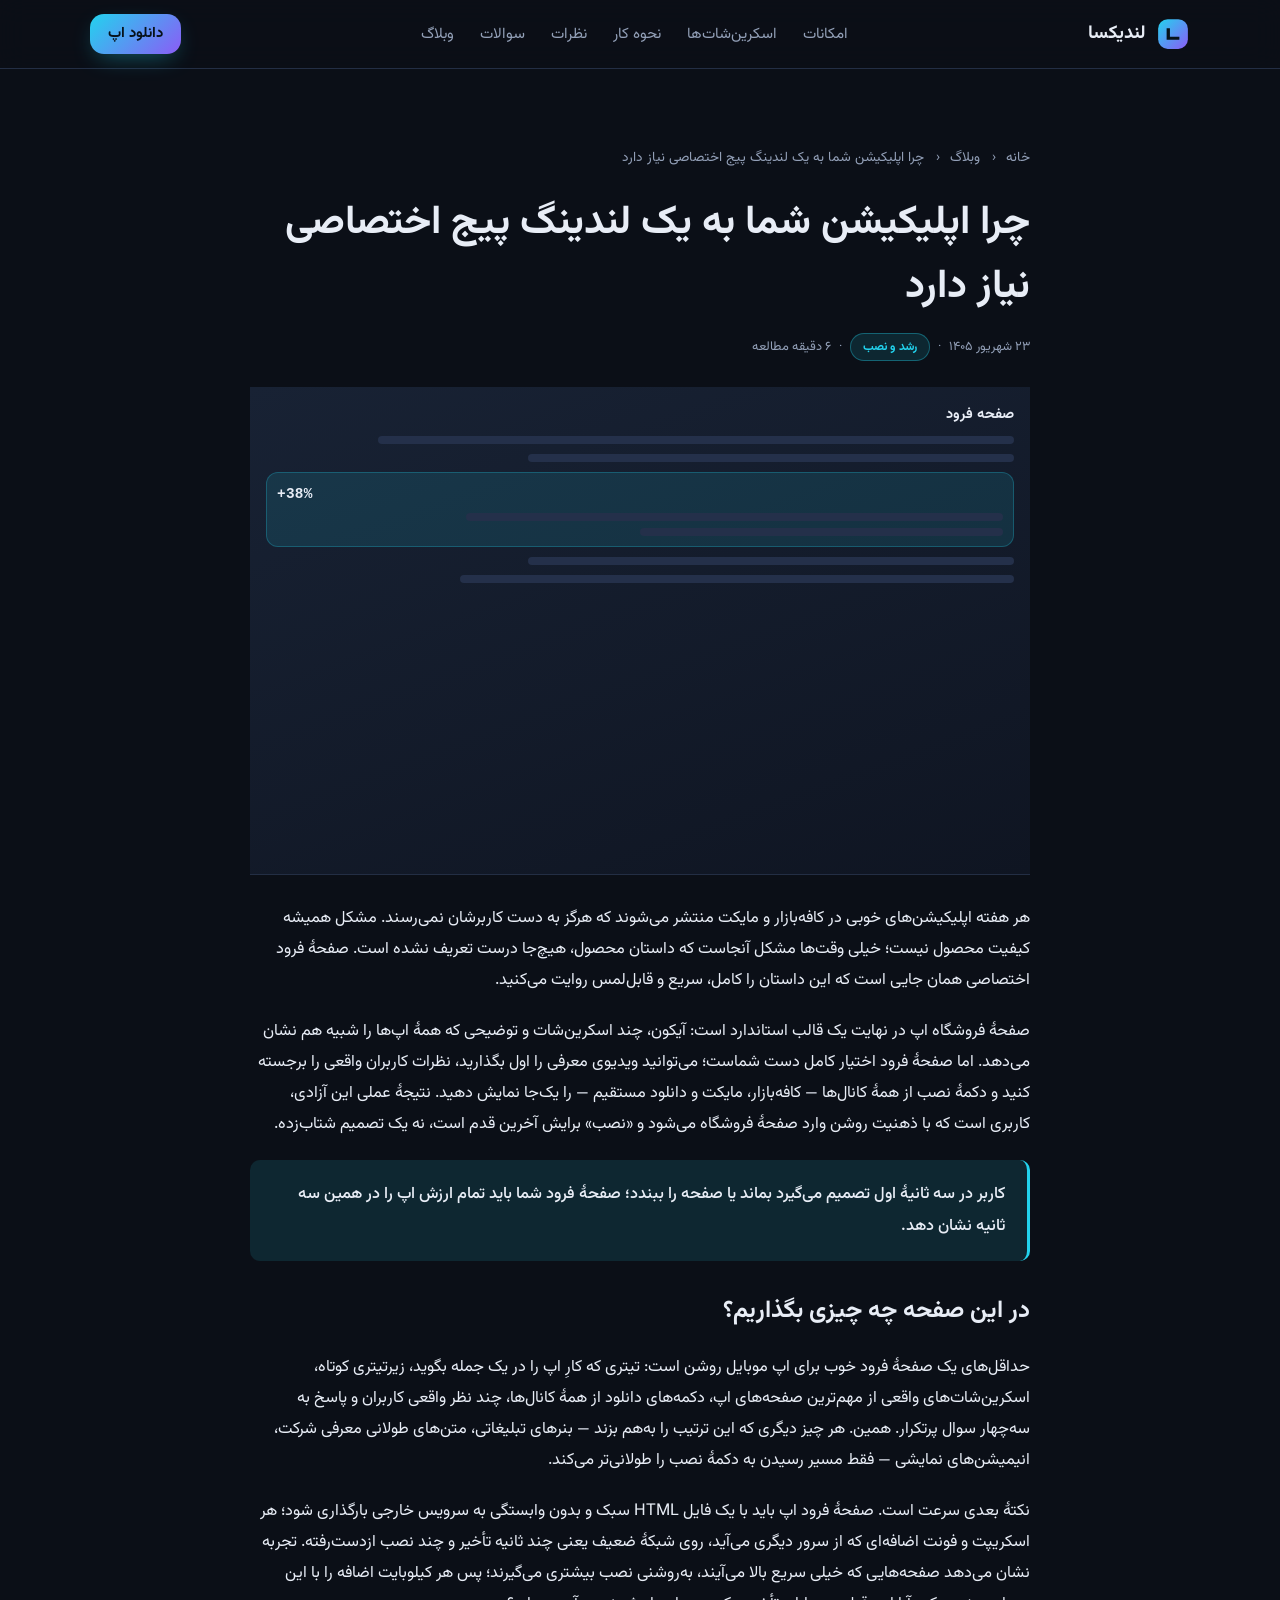
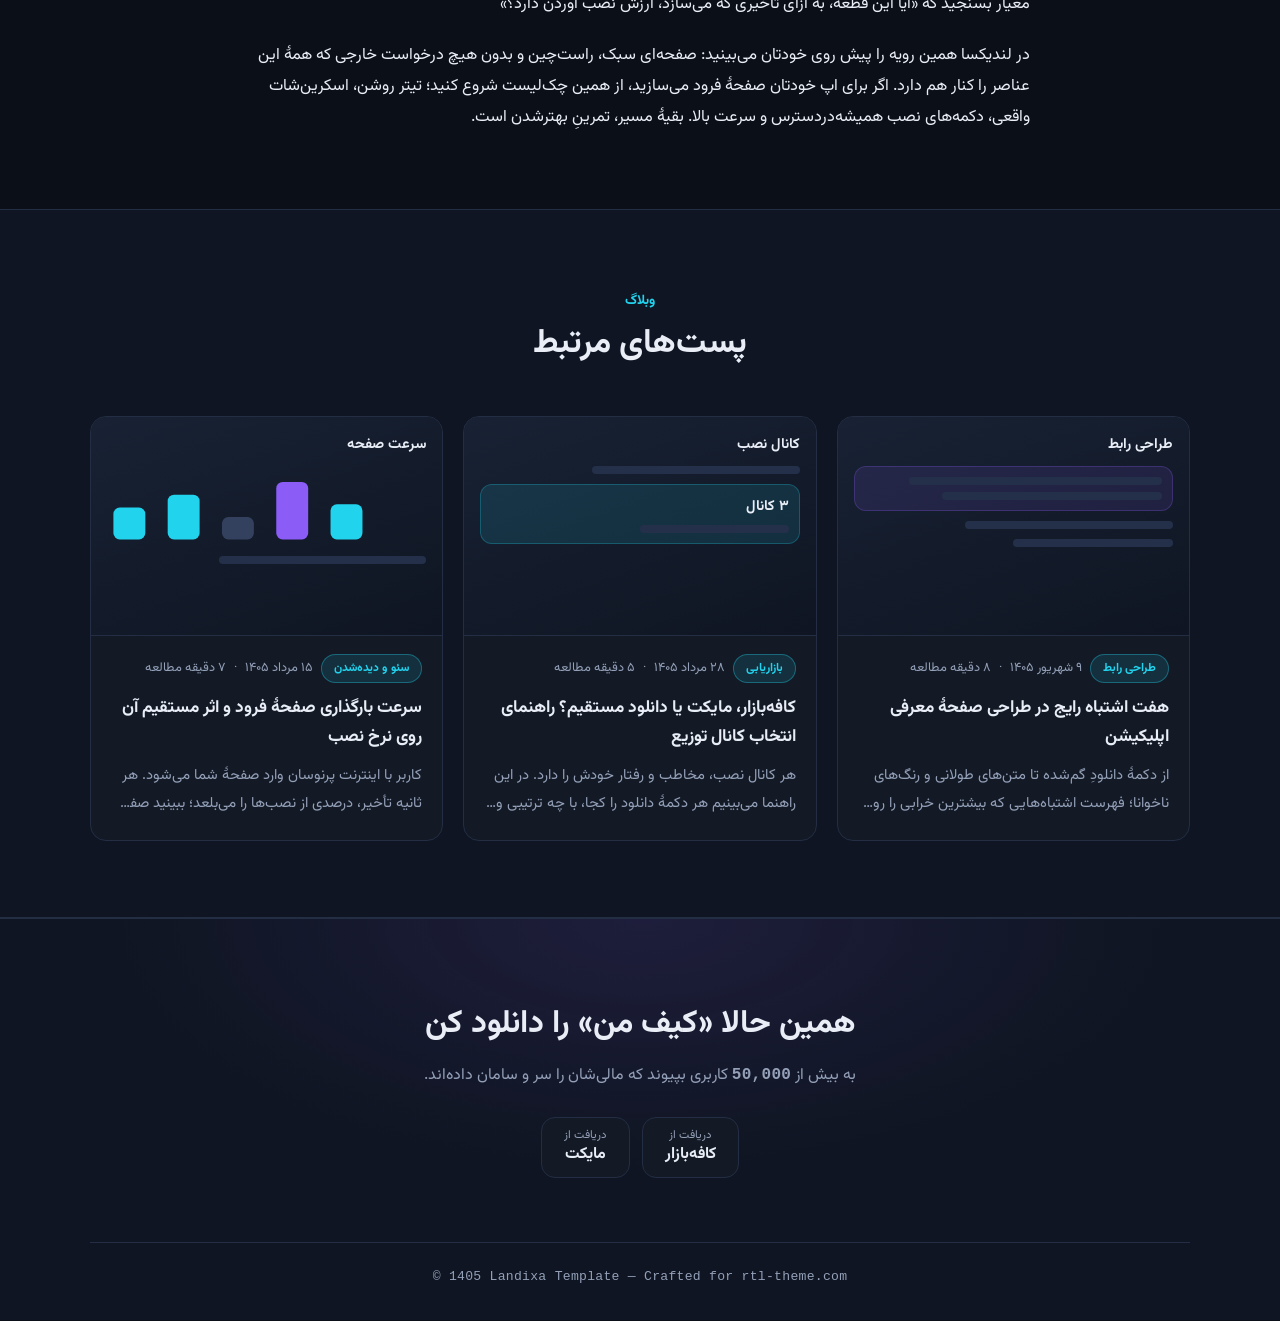
<file: blog/post.html>
<!DOCTYPE html>
<html lang="fa" dir="rtl">
<head>
<meta charset="UTF-8">
<meta name="viewport" content="width=device-width, initial-scale=1.0">
<title>چرا اپلیکیشن شما به یک لندینگ پیج اختصاصی نیاز دارد | وبلاگ لندیکسا</title>
<meta name="description" content="صفحه فرود اختصاصی، نرخ نصب اپلیکیشن را چطور بالا می‌برد؟ راهنمای عملی برای ساختن صفحه معرفی اپ — از تیتر و اسکرین‌شات تا دکمه‌های دانلود همه کانال‌ها">
<link rel="stylesheet" href="../assets/css/style.css">
</head>
<body>

<!-- ===== Header ===== -->
<header class="site-header" id="top">
  <div class="container header-inner">
    <a class="brand" href="../index.html" aria-label="لندیکسا">
      <svg class="brand-mark" viewBox="0 0 32 32" width="34" height="34" aria-hidden="true">
        <defs><linearGradient id="lg" x1="0" y1="0" x2="1" y2="1">
          <stop offset="0" style="stop-color:var(--accent)"/><stop offset="1" style="stop-color:var(--accent-2)"/>
        </linearGradient></defs>
        <rect x="2" y="2" width="28" height="28" rx="9" fill="url(#lg)"/>
        <path d="M10 21.5V10.5h3.1v8.2H22v2.8z" style="fill:var(--on-accent)"/>
      </svg>
      <span class="brand-name">لندیکسا</span>
    </a>
    <nav class="main-nav" id="mainNav" aria-label="منوی اصلی">
      <a href="../index.html#features">امکانات</a>
      <a href="../index.html#screenshots">اسکرین‌شات‌ها</a>
      <a href="../index.html#how">نحوه کار</a>
      <a href="../index.html#reviews">نظرات</a>
      <a href="../index.html#faq">سوالات</a>
      <a href="index.html">وبلاگ</a>
    </nav>
    <div class="header-actions">
      <a class="btn btn-primary btn-sm" href="../index.html#download">دانلود اپ</a>
      <button class="nav-toggle" id="navToggle" aria-expanded="false" aria-controls="mainNav" aria-label="باز و بسته کردن منو">
        <span></span><span></span><span></span>
      </button>
    </div>
  </div>
</header>

<main>
<!-- ===== Post ===== -->
<section class="section">
  <div class="container">
    <div class="post-layout">
      <nav aria-label="مسیر صفحه">
        <ol class="breadcrumb">
          <li><a href="../index.html">خانه</a></li>
          <li><a href="index.html">وبلاگ</a></li>
          <li><span aria-current="page">چرا اپلیکیشن شما به یک لندینگ پیج اختصاصی نیاز دارد</span></li>
        </ol>
      </nav>
      <article>
        <h1>چرا اپلیکیشن شما به یک لندینگ پیج اختصاصی نیاز دارد</h1>
        <div class="post-meta">
          <span>۲۳ شهریور ۱۴۰۵</span>
          <span aria-hidden="true">·</span>
          <span class="post-chip">رشد و نصب</span>
          <span aria-hidden="true">·</span>
          <span>۶ دقیقه مطالعه</span>
        </div>
        <!-- pure-CSS cover placeholder — same pattern as the blog cards -->
        <div class="post-cover" aria-hidden="true">
          <b>صفحه فرود</b>
          <span class="ln ln-a"></span>
          <span class="ln ln-b"></span>
          <div class="shot-block"><b class="en">+38%</b><span class="ln ln-c"></span><span class="ln ln-d"></span></div>
          <span class="ln ln-b"></span>
          <span class="ln ln-c"></span>
        </div>
        <div class="post-content">
          <p>هر هفته اپلیکیشن‌های خوبی در کافه‌بازار و مایکت منتشر می‌شوند که هرگز به دست کاربرشان نمی‌رسند. مشکل همیشه کیفیت محصول نیست؛ خیلی وقت‌ها مشکل آنجاست که داستان محصول، هیچ‌جا درست تعریف نشده است. صفحهٔ فرود اختصاصی همان جایی است که این داستان را کامل، سریع و قابل‌لمس روایت می‌کنید.</p>
          <p>صفحهٔ فروشگاه اپ در نهایت یک قالب استاندارد است: آیکون، چند اسکرین‌شات و توضیحی که همهٔ اپ‌ها را شبیه هم نشان می‌دهد. اما صفحهٔ فرود اختیار کامل دست شماست؛ می‌توانید ویدیوی معرفی را اول بگذارید، نظرات کاربران واقعی را برجسته کنید و دکمهٔ نصب از همهٔ کانال‌ها — کافه‌بازار، مایکت و دانلود مستقیم — را یک‌جا نمایش دهید. نتیجهٔ عملی این آزادی، کاربری است که با ذهنیت روشن وارد صفحهٔ فروشگاه می‌شود و «نصب» برایش آخرین قدم است، نه یک تصمیم شتاب‌زده.</p>
          <blockquote>کاربر در سه ثانیهٔ اول تصمیم می‌گیرد بماند یا صفحه را ببندد؛ صفحهٔ فرود شما باید تمام ارزش اپ را در همین سه ثانیه نشان دهد.</blockquote>
          <h2>در این صفحه چه چیزی بگذاریم؟</h2>
          <p>حداقل‌های یک صفحهٔ فرود خوب برای اپ موبایل روشن است: تیتری که کارِ اپ را در یک جمله بگوید، زیرتیتری کوتاه، اسکرین‌شات‌های واقعی از مهم‌ترین صفحه‌های اپ، دکمه‌های دانلود از همهٔ کانال‌ها، چند نظر واقعی کاربران و پاسخ به سه‌چهار سوال پرتکرار. همین. هر چیز دیگری که این ترتیب را به‌هم بزند — بنرهای تبلیغاتی، متن‌های طولانی معرفی شرکت، انیمیشن‌های نمایشی — فقط مسیر رسیدن به دکمهٔ نصب را طولانی‌تر می‌کند.</p>
          <p>نکتهٔ بعدی سرعت است. صفحهٔ فرود اپ باید با یک فایل HTML سبک و بدون وابستگی به سرویس خارجی بارگذاری شود؛ هر اسکریپت و فونت اضافه‌ای که از سرور دیگری می‌آید، روی شبکهٔ ضعیف یعنی چند ثانیه تأخیر و چند نصب ازدست‌رفته. تجربه نشان می‌دهد صفحه‌هایی که خیلی سریع بالا می‌آیند، به‌روشنی نصب بیشتری می‌گیرند؛ پس هر کیلوبایت اضافه را با این معیار بسنجید که «آیا این قطعه، به ازای تأخیری که می‌سازد، ارزش نصب آوردن دارد؟»</p>
          <p>در لندیکسا همین رویه را پیش روی خودتان می‌بینید: صفحه‌ای سبک، راست‌چین و بدون هیچ درخواست خارجی که همهٔ این عناصر را کنار هم دارد. اگر برای اپ خودتان صفحهٔ فرود می‌سازید، از همین چک‌لیست شروع کنید؛ تیتر روشن، اسکرین‌شات واقعی، دکمه‌های نصب همیشه‌در‌دسترس و سرعت بالا. بقیهٔ مسیر، تمرینِ بهترشدن است.</p>
        </div>
      </article>
    </div>
  </div>
</section>

<!-- ===== Related posts ===== -->
<section class="section section-alt">
  <div class="container">
    <div class="section-head">
      <span class="kicker">وبلاگ</span>
      <h2>پست‌های مرتبط</h2>
    </div>
    <div class="blog-grid">
      <!-- demo template: related cards point at post.html itself -->
      <a class="post-card" href="post.html">
        <div class="post-cover alt" aria-hidden="true">
          <b>طراحی رابط</b>
          <div class="shot-block"><span class="ln ln-a"></span><span class="ln ln-c"></span></div>
          <span class="ln ln-b"></span>
          <span class="ln ln-d"></span>
        </div>
        <div class="post-body">
          <div class="post-meta">
            <span class="post-chip">طراحی رابط</span>
            <span>۹ شهریور ۱۴۰۵</span>
            <span aria-hidden="true">·</span>
            <span>۸ دقیقه مطالعه</span>
          </div>
          <h3 class="post-title">هفت اشتباه رایج در طراحی صفحهٔ معرفی اپلیکیشن</h3>
          <p class="post-excerpt">از دکمهٔ دانلودِ گم‌شده تا متن‌های طولانی و رنگ‌های ناخوانا؛ فهرست اشتباه‌هایی که بیشترین خرابی را روی نرخ نصب می‌گذارند — و راه‌حل سادهٔ هر کدام.</p>
        </div>
      </a>
      <a class="post-card" href="post.html">
        <div class="post-cover" aria-hidden="true">
          <b>کانال نصب</b>
          <span class="ln ln-b"></span>
          <div class="shot-block"><b>۳ کانال</b><span class="ln ln-d"></span></div>
        </div>
        <div class="post-body">
          <div class="post-meta">
            <span class="post-chip">بازاریابی</span>
            <span>۲۸ مرداد ۱۴۰۵</span>
            <span aria-hidden="true">·</span>
            <span>۵ دقیقه مطالعه</span>
          </div>
          <h3 class="post-title">کافه‌بازار، مایکت یا دانلود مستقیم؟ راهنمای انتخاب کانال توزیع</h3>
          <p class="post-excerpt">هر کانال نصب، مخاطب و رفتار خودش را دارد. در این راهنما می‌بینیم هر دکمهٔ دانلود را کجا، با چه ترتیبی و با چه متنی بگذاریم تا بیشترین نصب به دست بیاید.</p>
        </div>
      </a>
      <a class="post-card" href="post.html">
        <div class="post-cover alt" aria-hidden="true">
          <b>سرعت صفحه</b>
          <svg viewBox="0 0 200 50" style="inline-size:100%" aria-hidden="true"><rect x="4" y="26" width="20" height="20" rx="4" style="fill:var(--accent)"/><rect x="38" y="18" width="20" height="28" rx="4" style="fill:var(--accent)"/><rect x="72" y="32" width="20" height="14" rx="4" style="fill:var(--data-idle)"/><rect x="106" y="10" width="20" height="36" rx="4" style="fill:var(--accent-2)"/><rect x="140" y="24" width="20" height="22" rx="4" style="fill:var(--accent)"/></svg>
          <span class="ln ln-b"></span>
        </div>
        <div class="post-body">
          <div class="post-meta">
            <span class="post-chip">سئو و دیده‌شدن</span>
            <span>۱۵ مرداد ۱۴۰۵</span>
            <span aria-hidden="true">·</span>
            <span>۷ دقیقه مطالعه</span>
          </div>
          <h3 class="post-title">سرعت بارگذاری صفحهٔ فرود و اثر مستقیم آن روی نرخ نصب</h3>
          <p class="post-excerpt">کاربر با اینترنت پرنوسان وارد صفحهٔ شما می‌شود. هر ثانیه تأخیر، درصدی از نصب‌ها را می‌بلعد؛ ببینید صفحهٔ سبک را چطور بسازیم.</p>
        </div>
      </a>
    </div>
  </div>
</section>
</main>

<!-- ===== Final CTA + Footer ===== -->
<footer class="site-footer" id="download">
  <div class="container">
    <div class="cta-box">
      <h2>همین حالا «کیف من» را دانلود کن</h2>
      <p>به بیش از <b class="en">50,000</b> کاربری بپیوند که مالی‌شان را سر و سامان داده‌اند.</p>
      <div class="store-buttons center">
        <!-- placeholder links: replace each href with the real store link -->
        <a class="btn btn-store light" href="#" data-store-demo aria-label="دریافت از کافه بازار"><span><small>دریافت از</small>کافه‌بازار</span></a>
        <a class="btn btn-store light" href="#" data-store-demo aria-label="دریافت از مایکت"><span><small>دریافت از</small>مایکت</span></a>
      </div>
    </div>
    <div class="footer-bottom en">© 1405 Landixa Template — Crafted for rtl-theme.com</div>
  </div>
</footer>

<script src="../assets/js/main.js" defer></script>
</body>
</html>
</file>
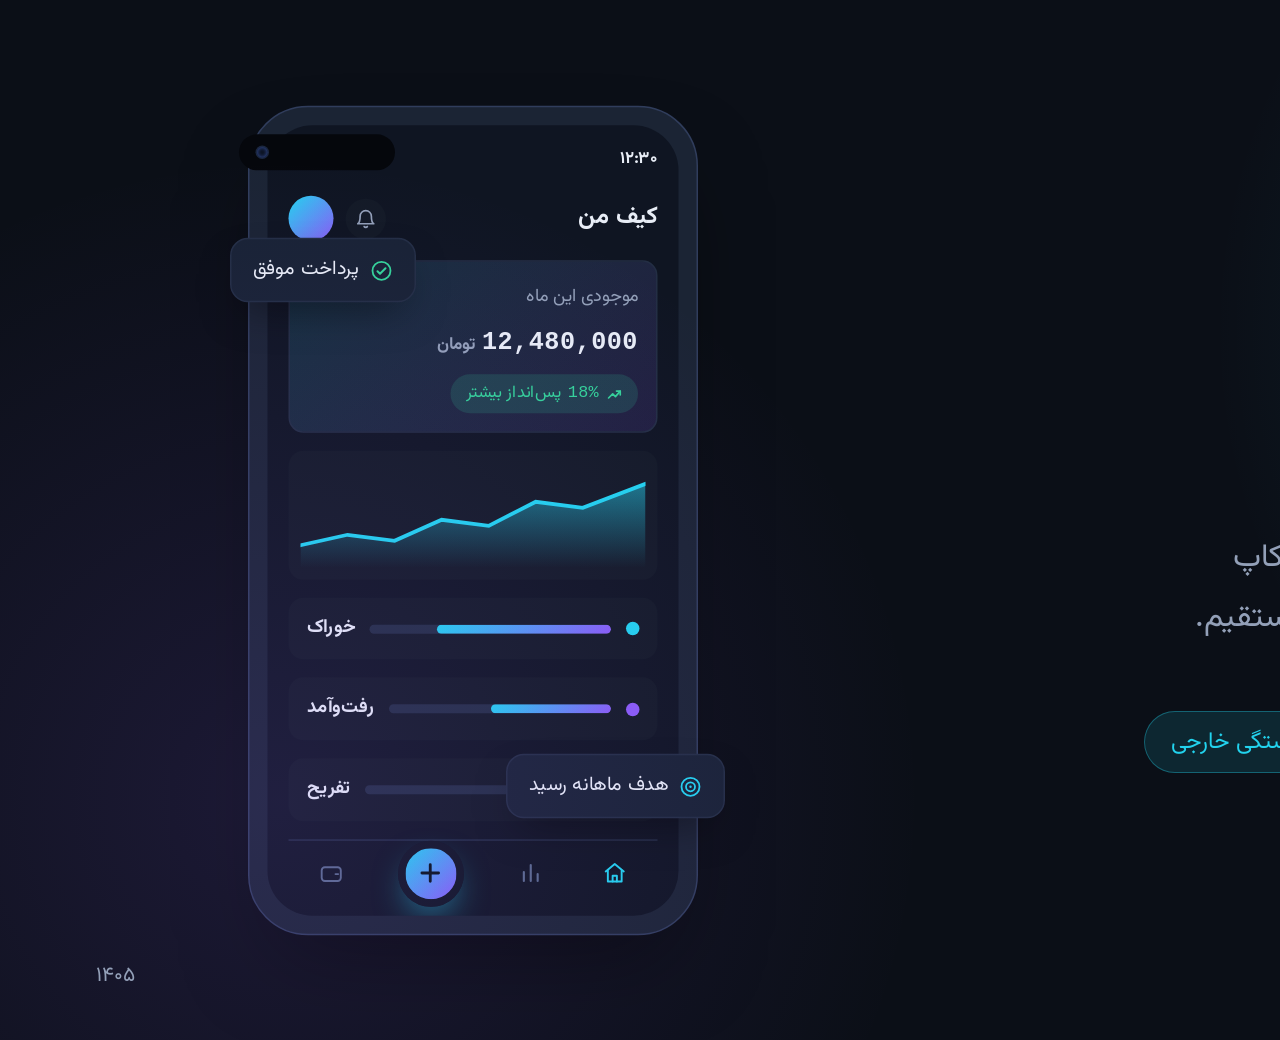
<file: marketing/cover.html>
<!DOCTYPE html>
<html lang="fa" dir="rtl">
<head>
<meta charset="UTF-8">
<title>لندیکسا — کاور ۲۱۰۰×۱۰۴۰ (منبع export)</title>
<!-- marketing source: hand-built HTML/CSS only, NO AI images (marketplace ban).
     Export: see marketing/README.md — chrome --headless --screenshot=cover.png --window-size=2100,1040 -->
<link rel="stylesheet" href="../assets/css/style.css">
<style>
  /* fixed export canvas — exact size is the deliverable; text in rem */
  html{font-size:16px}
  body{width:2100px;height:1040px;margin:0;overflow:hidden}
  .cover{position:relative;inline-size:100%;block-size:100%;background:var(--bg);overflow:hidden;
    display:grid;grid-template-columns:1.1fr .9fr;align-items:center}
  .cover::before{content:'';position:absolute;inset-inline-start:-360px;top:-320px;width:1300px;height:1300px;
    background:radial-gradient(circle,var(--glow-accent),transparent 65%);pointer-events:none}
  .cover::after{content:'';position:absolute;inset-inline-end:-420px;bottom:-460px;width:1400px;height:1400px;
    background:radial-gradient(circle,var(--glow-accent-2),transparent 65%);pointer-events:none}
  .copy{position:relative;padding-inline:96px 64px;display:flex;flex-direction:column;gap:34px}
  .brandline{display:flex;align-items:center;gap:22px;font-weight:800;font-size:3rem}
  .cover h1{font-size:5.4rem;font-weight:800;line-height:1.45}
  .cover .lead{font-size:2rem;max-width:46ch}
  .chips{display:flex;flex-wrap:wrap;gap:18px}
  .chips .hero-badge{font-size:1.45rem;padding:8px 26px}
  .store-row{display:flex;gap:18px;flex-wrap:wrap}
  .btn-store{padding:18px 38px}
  .btn-store span{font-size:1.55rem}
  .btn-store small{font-size:1.05rem}
  .phone-col{position:relative;display:grid;place-items:center}
  .phone-col .hero-visual{transform:scale(1.5)} /* one uniform scale of the real mockup */
  .foot{position:absolute;inset-inline:96px;bottom:44px;display:flex;justify-content:space-between;
    align-items:center;color:var(--muted);font-size:1.3rem;z-index:1}
  .foot b{color:var(--text)}
</style>
</head>
<body>
<div class="cover">
  <div class="copy">
    <div class="brandline">
      <svg viewBox="0 0 32 32" width="64" height="64" aria-hidden="true">
        <defs><linearGradient id="lg" x1="0" y1="0" x2="1" y2="1">
          <stop offset="0" style="stop-color:var(--accent)"/><stop offset="1" style="stop-color:var(--accent-2)"/>
        </linearGradient></defs>
        <rect x="2" y="2" width="28" height="28" rx="9" fill="url(#lg)"/>
        <path d="M10 21.5V10.5h3.1v8.2H22v2.8z" style="fill:var(--on-accent)"/>
      </svg>
      لندیکسا
    </div>
    <h1>قالب <span class="grad">لندینگ معرفی اپلیکیشن</span></h1>
    <p class="lead">راست‌چین، فوق‌سبک و بدون هیچ وابستگی خارجی — با ماکاپ گوشی CSS خالص و دکمه‌های کافه‌بازار، مایکت و دانلود مستقیم.</p>
    <div class="chips">
      <span class="hero-badge">۳ نسخهٔ رنگی</span>
      <span class="hero-badge">وبلاگ کامل</span>
      <span class="hero-badge">نسخهٔ انگلیسی LTR</span>
      <span class="hero-badge">صفر وابستگی خارجی</span>
    </div>
    <div class="store-row">
      <span class="btn btn-store"><span><small>دریافت از</small>کافه‌بازار</span></span>
      <span class="btn btn-store"><span><small>دریافت از</small>مایکت</span></span>
      <span class="btn btn-store"><span><small>یا</small>دانلود مستقیم</span></span>
    </div>
  </div>
  <div class="phone-col">
    <div class="hero-visual" aria-hidden="true">
      <div class="phone">
        <div class="phone-notch"><span class="phone-cam"></span></div>
        <div class="phone-screen">
          <div class="status-bar">
            <span class="status-time">۱۲:۳۰</span>
            <span class="status-icons">
              <svg viewBox="0 0 24 24" width="14" height="14" aria-hidden="true"><path d="M3 18h3v-4H3v4zm5.5 0h3V9h-3v9zM14 18h3V5h-3v13zm5.5 0h3v-8h-3v8z" fill="currentColor"/></svg>
              <svg viewBox="0 0 24 24" width="15" height="15" aria-hidden="true"><path d="M2.5 9.5a14 14 0 0119 0M5.5 13a9.5 9.5 0 0113 0M8.6 16.4a5 5 0 016.8 0" fill="none" stroke="currentColor" stroke-width="2" stroke-linecap="round"/><circle cx="12" cy="19.5" r="1.6" fill="currentColor"/></svg>
              <svg viewBox="0 0 24 24" width="18" height="18" aria-hidden="true"><rect x="2" y="8" width="17" height="9" rx="2.5" fill="none" stroke="currentColor" stroke-width="1.8"/><path d="M22 11v3" stroke="currentColor" stroke-width="2" stroke-linecap="round"/><rect x="4.5" y="10.5" width="9" height="4" rx="1" fill="currentColor"/></svg>
            </span>
          </div>
          <div class="app-head">
            <span class="app-title">کیف من</span>
            <span class="app-head-end">
              <span class="app-bell">
                <svg viewBox="0 0 24 24" width="15" height="15" aria-hidden="true"><path d="M18 9a6 6 0 10-12 0c0 6.5-2.5 8-2.5 8h17S18 15.5 18 9z" fill="none" stroke="currentColor" stroke-width="1.8" stroke-linecap="round" stroke-linejoin="round"/><path d="M10.3 20a2 2 0 003.4 0" fill="none" stroke="currentColor" stroke-width="1.8" stroke-linecap="round"/></svg>
              </span>
              <span class="app-avatar"></span>
            </span>
          </div>
          <div class="app-balance">
            <small>موجودی این ماه</small>
            <b><span class="en">12,480,000</span> <i>تومان</i></b>
            <span class="chip chip-up">
              <svg viewBox="0 0 24 24" width="11" height="11" aria-hidden="true"><path d="M3 17l6-6 4 4 7-8" fill="none" stroke="currentColor" stroke-width="2.4" stroke-linecap="round" stroke-linejoin="round"/><path d="M14.5 7H20v5.5" fill="none" stroke="currentColor" stroke-width="2.4" stroke-linecap="round" stroke-linejoin="round"/></svg>
              <span class="en">18%</span> پس‌انداز بیشتر
            </span>
          </div>
          <div class="app-chart">
            <svg aria-hidden="true" viewBox="0 0 220 70" preserveAspectRatio="none">
              <defs><linearGradient id="cg" x1="0" y1="0" x2="0" y2="1">
                <stop offset="0" style="stop-color:var(--accent)" stop-opacity=".5"/><stop offset="1" style="stop-color:var(--accent)" stop-opacity="0"/>
              </linearGradient></defs>
              <path d="M0 55 L30 48 L60 52 L90 38 L120 42 L150 26 L180 30 L220 14 L220 70 L0 70 Z" fill="url(#cg)"/>
              <path d="M0 55 L30 48 L60 52 L90 38 L120 42 L150 26 L180 30 L220 14" fill="none" style="stroke:var(--accent)" stroke-width="2.5" stroke-linecap="round"/>
            </svg>
          </div>
          <div class="app-row"><span class="dot dot-a"></span><div class="bar"><i style="inline-size:72%"></i></div><b>خوراک</b></div>
          <div class="app-row"><span class="dot dot-b"></span><div class="bar"><i style="inline-size:54%"></i></div><b>رفت‌وآمد</b></div>
          <div class="app-row"><span class="dot dot-c"></span><div class="bar"><i style="inline-size:33%"></i></div><b>تفریح</b></div>
          <div class="app-nav">
            <span class="app-nav-btn on">
              <svg viewBox="0 0 24 24" width="17" height="17" aria-hidden="true"><path d="M3.5 10.5L12 3.5l8.5 7" fill="none" stroke="currentColor" stroke-width="1.8" stroke-linecap="round" stroke-linejoin="round"/><path d="M5.5 9.5V20h13V9.5" fill="none" stroke="currentColor" stroke-width="1.8" stroke-linecap="round" stroke-linejoin="round"/><path d="M10 20v-5.5h4V20" fill="none" stroke="currentColor" stroke-width="1.8" stroke-linecap="round" stroke-linejoin="round"/></svg>
            </span>
            <span class="app-nav-btn">
              <svg viewBox="0 0 24 24" width="17" height="17" aria-hidden="true"><path d="M5.5 19.5V11M12 19.5V4.5M18.5 19.5v-6.5" fill="none" stroke="currentColor" stroke-width="2" stroke-linecap="round"/></svg>
            </span>
            <span class="app-fab">
              <svg viewBox="0 0 24 24" width="19" height="19" aria-hidden="true"><path d="M12 5v14M5 12h14" fill="none" stroke="currentColor" stroke-width="2.4" stroke-linecap="round"/></svg>
            </span>
            <span class="app-nav-btn">
              <svg viewBox="0 0 24 24" width="17" height="17" aria-hidden="true"><rect x="3" y="6.5" width="18" height="13" rx="3" fill="none" stroke="currentColor" stroke-width="1.8"/><path d="M16 13h2.5" stroke="currentColor" stroke-width="1.8" stroke-linecap="round"/></svg>
            </span>
          </div>
        </div>
      </div>
      <div class="float-chip fc-1">
        <svg viewBox="0 0 24 24" width="16" height="16" aria-hidden="true"><circle cx="12" cy="12" r="9" fill="none" stroke="currentColor" stroke-width="1.8"/><path d="M8 12.5l2.5 2.5L16 9.5" fill="none" stroke="currentColor" stroke-width="2" stroke-linecap="round" stroke-linejoin="round"/></svg>
        پرداخت موفق
      </div>
      <div class="float-chip fc-2">
        <svg viewBox="0 0 24 24" width="16" height="16" aria-hidden="true"><circle cx="12" cy="12" r="9" fill="none" stroke="currentColor" stroke-width="1.8"/><circle cx="12" cy="12" r="4.5" fill="none" stroke="currentColor" stroke-width="1.8"/><circle cx="12" cy="12" r="1.2" fill="currentColor"/></svg>
        هدف ماهانه رسید
      </div>
    </div>
  </div>
  <div class="foot">
    <span><b>لندیکسا</b> · قالب HTML راست‌چین · بدون وردپرس و بدون بیلد</span>
    <span>۱۴۰۵</span>
  </div>
</div>
</body>
</html>
</file>
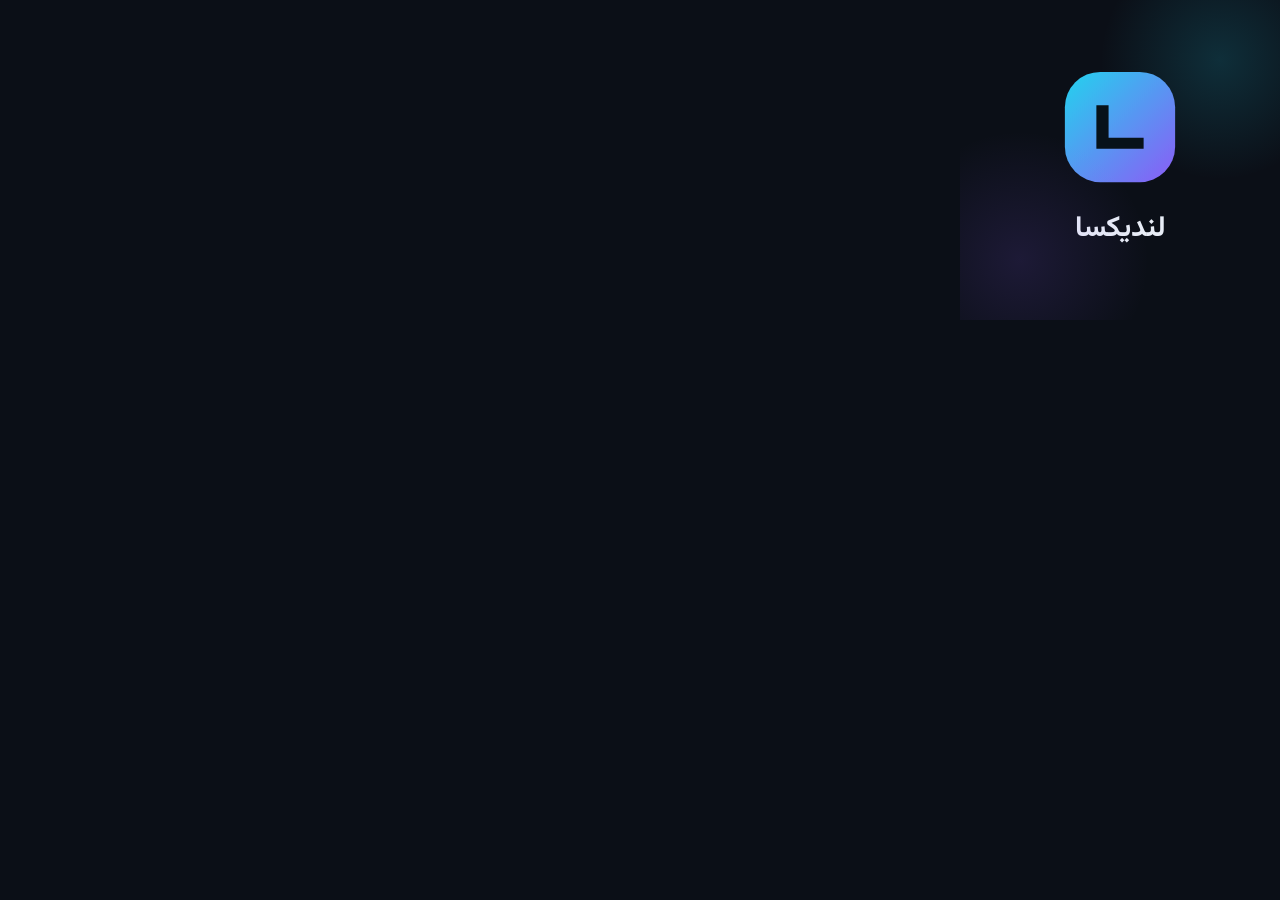
<file: marketing/icon.html>
<!DOCTYPE html>
<html lang="fa" dir="rtl">
<head>
<meta charset="UTF-8">
<title>لندیکسا — آیکون ۳۲۰×۳۲۰ (منبع export)</title>
<!-- marketing source: hand-built HTML/CSS only, NO AI images (marketplace ban).
     Export: see marketing/README.md — chrome --headless --screenshot=icon.png --window-size=320,320 -->
<link rel="stylesheet" href="../assets/css/style.css">
<style>
  /* fixed export canvas — exact size is the deliverable */
  html{font-size:16px}
  body{width:320px;height:320px;margin:0;overflow:hidden}
  .stage{position:relative;inline-size:100%;block-size:100%;display:grid;place-items:center;
    background:var(--bg);overflow:hidden}
  .stage::before{content:'';position:absolute;inset-inline-start:-70px;top:-70px;width:260px;height:260px;
    background:radial-gradient(circle,var(--glow-accent),transparent 65%)}
  .stage::after{content:'';position:absolute;inset-inline-end:-80px;bottom:-80px;width:280px;height:280px;
    background:radial-gradient(circle,var(--glow-accent-2),transparent 65%)}
  .icon-lockup{position:relative;text-align:center}
  .name{font-weight:800;font-size:1.8rem;margin-block-start:12px;color:var(--text)}
</style>
</head>
<body>
<div class="stage">
  <div class="icon-lockup">
    <svg viewBox="0 0 32 32" width="126" height="126" aria-hidden="true">
      <defs><linearGradient id="lg" x1="0" y1="0" x2="1" y2="1">
        <stop offset="0" style="stop-color:var(--accent)"/><stop offset="1" style="stop-color:var(--accent-2)"/>
      </linearGradient></defs>
      <rect x="2" y="2" width="28" height="28" rx="9" fill="url(#lg)"/>
      <path d="M10 21.5V10.5h3.1v8.2H22v2.8z" style="fill:var(--on-accent)"/>
    </svg>
    <div class="name">لندیکسا</div>
  </div>
</div>
</body>
</html>
</file>
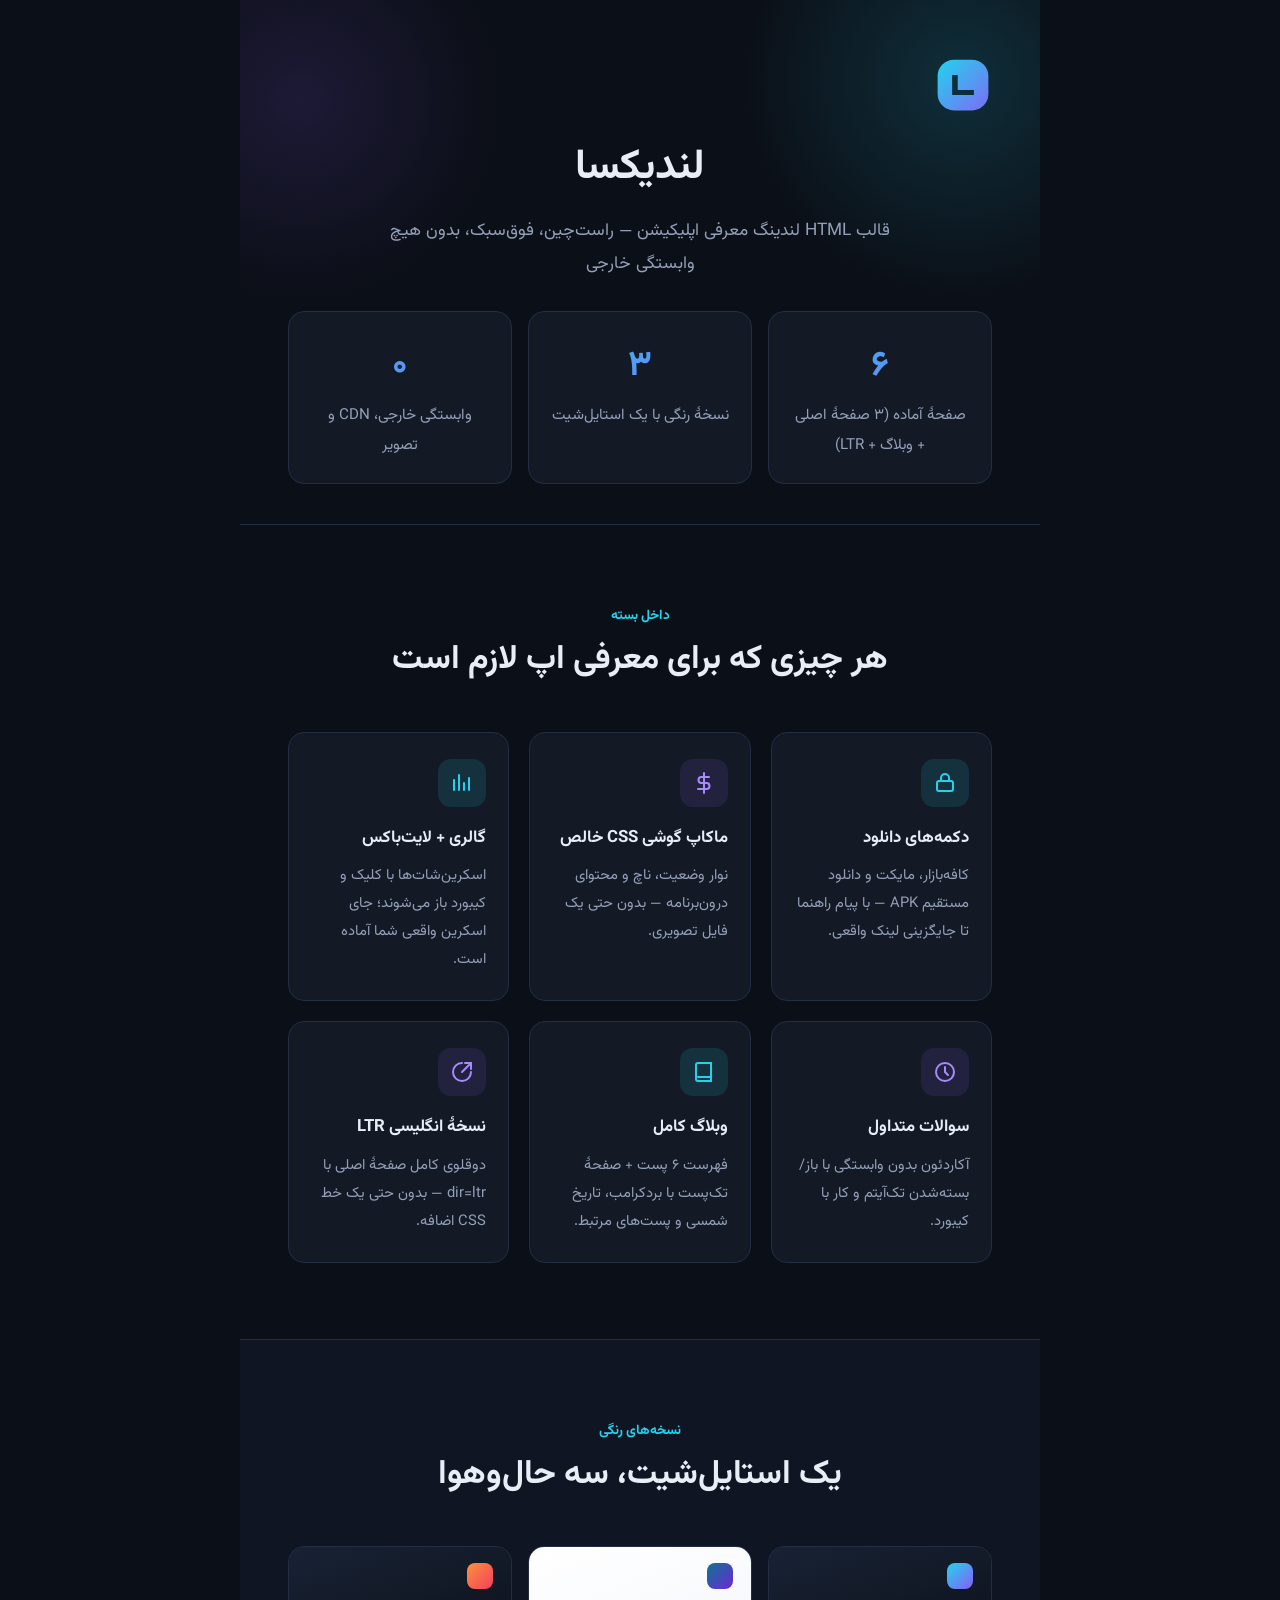
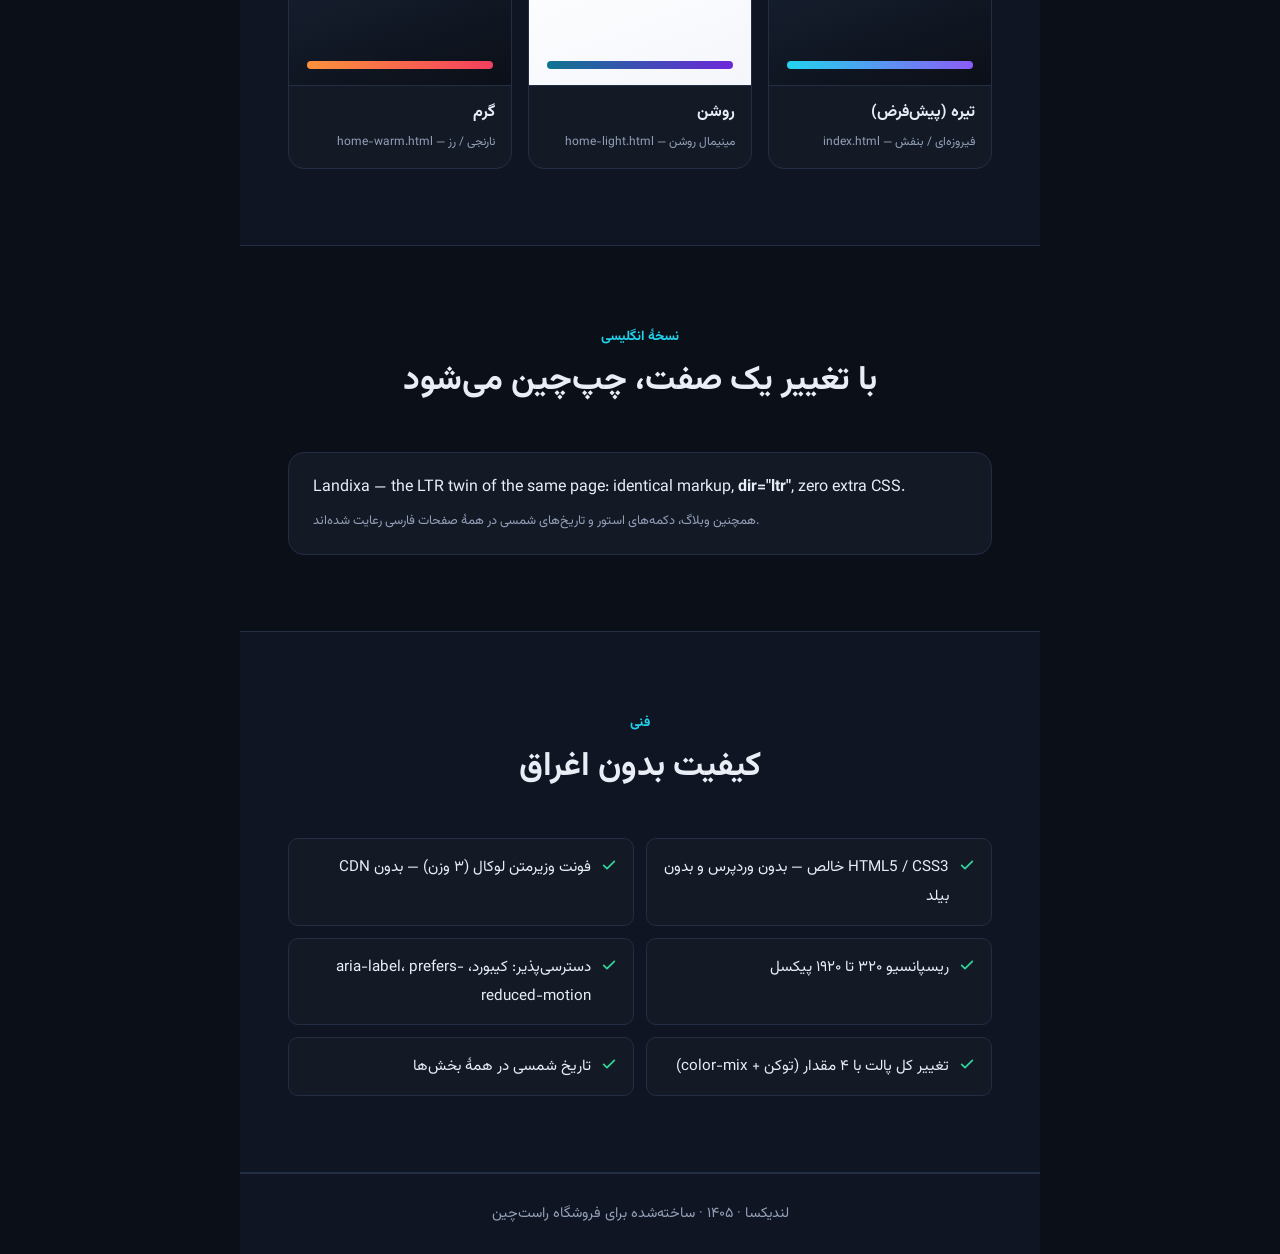
<file: marketing/infographic.html>
<!DOCTYPE html>
<html lang="fa" dir="rtl">
<head>
<meta charset="UTF-8">
<title>لندیکسا — اینفوگرافیک (منبع export)</title>
<!-- marketing source: hand-built HTML/CSS only, NO AI images (marketplace ban).
     Export at 800px window width — see marketing/README.md for exact height. -->
<link rel="stylesheet" href="../assets/css/style.css">
<style>
  /* fixed export canvas — width is the deliverable; height grows with content */
  html{font-size:16px}
  body{width:800px;margin:0 auto;overflow-x:hidden}
  .wrap{padding-inline:48px}
  .head{position:relative;overflow:hidden;background:var(--bg);border-block-end:1px solid var(--border);
    padding-block:56px 40px;text-align:center}
  .head::before{content:'';position:absolute;inset-inline-start:-160px;top:-160px;width:480px;height:480px;
    background:radial-gradient(circle,var(--glow-accent),transparent 65%)}
  .head::after{content:'';position:absolute;inset-inline-end:-160px;top:-120px;width:440px;height:440px;
    background:radial-gradient(circle,var(--glow-accent-2),transparent 65%)}
  .head h1{position:relative;font-size:2.6rem;font-weight:800;margin-block:14px 8px}
  .head .lead{position:relative;margin-inline:auto}
  .stats{display:grid;grid-template-columns:repeat(3,1fr);gap:16px;margin-block-start:30px}
  .stat{position:relative;background:var(--card);border:1px solid var(--border);border-radius:var(--radius);
    padding:22px;text-align:center}
  .stat b{display:block;font-size:2.2rem;font-weight:800;background:var(--grad);
    -webkit-background-clip:text;background-clip:text;color:transparent}
  .stat span{color:var(--muted);font-size:.95rem}
  /* پالت‌های نسخه‌ها: مقادیر رنگ فقط برای «نمایش» اینفوگرافیک هاردکد شده‌اند؛
     داخل خود قالب همه‌چیز از توکن‌ها می‌آید و نسخه‌ها با data-theme ساخته می‌شوند. */
  .themes{display:grid;grid-template-columns:repeat(3,1fr);gap:16px}
  .theme-card{border:1px solid var(--border);border-radius:var(--radius);overflow:hidden;background:var(--card)}
  .theme-screen{aspect-ratio:16/10;position:relative;background:linear-gradient(160deg,var(--sw-card),var(--sw-bg));
    border-block-end:1px solid var(--border)}
  .theme-screen::after{content:'';position:absolute;inset-inline:18px;bottom:16px;height:8px;border-radius:99px;
    background:linear-gradient(90deg,var(--sw-accent),var(--sw-accent-2))}
  .theme-screen i{position:absolute;top:16px;inset-inline-start:18px;height:26px;width:26px;border-radius:8px;
    background:linear-gradient(135deg,var(--sw-accent),var(--sw-accent-2))}
  .theme-card figcaption{padding:12px 16px;font-size:.9rem}
  .theme-card figcaption b{display:block;font-size:1rem}
  .theme-card figcaption small{color:var(--muted)}
  .sw-a{--sw-bg:#0B0F17;--sw-card:#182234;--sw-accent:#22D3EE;--sw-accent-2:#8B5CF6}
  .sw-b{--sw-bg:#F4F6FB;--sw-card:#FFFFFF;--sw-accent:#0E7490;--sw-accent-2:#6D28D9}
  .sw-c{--sw-bg:#0B0F17;--sw-card:#182234;--sw-accent:#FB923C;--sw-accent-2:#F43F5E}
  .ltr-demo{direction:ltr;text-align:left;background:var(--card);border:1px solid var(--border);
    border-radius:var(--radius);padding:20px 24px;font-size:1rem}
  .ltr-demo small{display:block;color:var(--muted);font-size:.8rem;margin-block-start:6px}
  .checklist{display:grid;grid-template-columns:1fr 1fr;gap:12px}
  .checklist li{display:flex;align-items:flex-start;gap:10px;background:var(--card);
    border:1px solid var(--border);border-radius:var(--radius-sm);padding:14px 16px;font-size:.95rem}
  .checklist svg{flex:0 0 auto;color:var(--success);margin-block-start:4px}
  .foot{background:var(--bg-soft);border-block-start:1px solid var(--border);text-align:center;
    padding-block:26px;color:var(--muted);font-size:.9rem}
</style>
</head>
<body>

<header class="head">
  <div class="wrap">
    <svg viewBox="0 0 32 32" width="58" height="58" aria-hidden="true">
      <defs><linearGradient id="lg" x1="0" y1="0" x2="1" y2="1">
        <stop offset="0" style="stop-color:var(--accent)"/><stop offset="1" style="stop-color:var(--accent-2)"/>
      </linearGradient></defs>
      <rect x="2" y="2" width="28" height="28" rx="9" fill="url(#lg)"/>
      <path d="M10 21.5V10.5h3.1v8.2H22v2.8z" style="fill:var(--on-accent)"/>
    </svg>
    <h1>لندیکسا</h1>
    <p class="lead">قالب HTML لندینگ معرفی اپلیکیشن — راست‌چین، فوق‌سبک، بدون هیچ وابستگی خارجی</p>
    <div class="stats">
      <div class="stat"><b>۶</b><span>صفحهٔ آماده (۳ صفحهٔ اصلی + وبلاگ + LTR)</span></div>
      <div class="stat"><b>۳</b><span>نسخهٔ رنگی با یک استایل‌شیت</span></div>
      <div class="stat"><b>۰</b><span>وابستگی خارجی، CDN و تصویر</span></div>
    </div>
  </div>
</header>

<section class="section">
  <div class="wrap">
    <div class="section-head">
      <span class="kicker">داخل بسته</span>
      <h2>هر چیزی که برای معرفی اپ لازم است</h2>
    </div>
    <div class="features-grid">
      <article class="feature-card">
        <div class="feature-icon"><svg aria-hidden="true" viewBox="0 0 24 24" width="24" height="24" fill="none" stroke="currentColor" stroke-width="2" stroke-linecap="round"><rect x="4" y="10" width="16" height="10" rx="2"/><path d="M8 10V7a4 4 0 018 0v3"/></svg></div>
        <h3>دکمه‌های دانلود</h3>
        <p>کافه‌بازار، مایکت و دانلود مستقیم APK — با پیام راهنما تا جایگزینی لینک واقعی.</p>
      </article>
      <article class="feature-card">
        <div class="feature-icon"><svg aria-hidden="true" viewBox="0 0 24 24" width="24" height="24" fill="none" stroke="currentColor" stroke-width="2" stroke-linecap="round"><path d="M12 2v20M17 6H9.5a3 3 0 000 6h5a3 3 0 010 6H6"/></svg></div>
        <h3>ماکاپ گوشی CSS خالص</h3>
        <p>نوار وضعیت، ناچ و محتوای درون‌برنامه — بدون حتی یک فایل تصویری.</p>
      </article>
      <article class="feature-card">
        <div class="feature-icon"><svg aria-hidden="true" viewBox="0 0 24 24" width="24" height="24" fill="none" stroke="currentColor" stroke-width="2" stroke-linecap="round"><path d="M4 19V9m5 10V4m5 15v-7m5 7V7"/></svg></div>
        <h3>گالری + لایت‌باکس</h3>
        <p>اسکرین‌شات‌ها با کلیک و کیبورد باز می‌شوند؛ جای اسکرین واقعی شما آماده است.</p>
      </article>
      <article class="feature-card">
        <div class="feature-icon"><svg aria-hidden="true" viewBox="0 0 24 24" width="24" height="24" fill="none" stroke="currentColor" stroke-width="2" stroke-linecap="round"><circle cx="12" cy="12" r="9"/><path d="M12 7v5l3 3"/></svg></div>
        <h3>سوالات متداول</h3>
        <p>آکاردئون بدون وابستگی با باز/بسته‌شدن تک‌آیتم و کار با کیبورد.</p>
      </article>
      <article class="feature-card">
        <div class="feature-icon"><svg aria-hidden="true" viewBox="0 0 24 24" width="24" height="24" fill="none" stroke="currentColor" stroke-width="2" stroke-linecap="round"><path d="M4 19V5a2 2 0 012-2h13v18H6a2 2 0 01-2-2zM19 17H6"/></svg></div>
        <h3>وبلاگ کامل</h3>
        <p>فهرست ۶ پست + صفحهٔ تک‌پست با بردکرامب، تاریخ شمسی و پست‌های مرتبط.</p>
      </article>
      <article class="feature-card">
        <div class="feature-icon"><svg aria-hidden="true" viewBox="0 0 24 24" width="24" height="24" fill="none" stroke="currentColor" stroke-width="2" stroke-linecap="round"><path d="M21 12a9 9 0 11-9-9"/><path d="M21 3l-9 9"/><path d="M15 3h6v6"/></svg></div>
        <h3>نسخهٔ انگلیسی LTR</h3>
        <p>دوقلوی کامل صفحهٔ اصلی با dir=ltr — بدون حتی یک خط CSS اضافه.</p>
      </article>
    </div>
  </div>
</section>

<section class="section section-alt">
  <div class="wrap">
    <div class="section-head">
      <span class="kicker">نسخه‌های رنگی</span>
      <h2>یک استایل‌شیت، سه حال‌وهوا</h2>
    </div>
    <div class="themes">
      <figure class="theme-card sw-a">
        <div class="theme-screen"><i></i></div>
        <figcaption><b>تیره (پیش‌فرض)</b><small>فیروزه‌ای / بنفش — index.html</small></figcaption>
      </figure>
      <figure class="theme-card sw-b">
        <div class="theme-screen"><i></i></div>
        <figcaption><b>روشن</b><small>مینیمال روشن — home-light.html</small></figcaption>
      </figure>
      <figure class="theme-card sw-c">
        <div class="theme-screen"><i></i></div>
        <figcaption><b>گرم</b><small>نارنجی / رز — home-warm.html</small></figcaption>
      </figure>
    </div>
  </div>
</section>

<section class="section">
  <div class="wrap">
    <div class="section-head">
      <span class="kicker">نسخهٔ انگلیسی</span>
      <h2>با تغییر یک صفت، چپ‌چین می‌شود</h2>
    </div>
    <div class="ltr-demo">
      Landixa — the LTR twin of the same page: identical markup, <b>dir="ltr"</b>, zero extra CSS.
      <small>همچنین وبلاگ، دکمه‌های استور و تاریخ‌های شمسی در همهٔ صفحات فارسی رعایت شده‌اند.</small>
    </div>
  </div>
</section>

<section class="section section-alt">
  <div class="wrap">
    <div class="section-head">
      <span class="kicker">فنی</span>
      <h2>کیفیت بدون اغراق</h2>
    </div>
    <ul class="checklist">
      <li><svg aria-hidden="true" viewBox="0 0 24 24" width="16" height="16"><path d="M4 12.5l5 5L20 6.5" fill="none" stroke="currentColor" stroke-width="2.6" stroke-linecap="round" stroke-linejoin="round"/></svg>HTML5 / CSS3 خالص — بدون وردپرس و بدون بیلد</li>
      <li><svg aria-hidden="true" viewBox="0 0 24 24" width="16" height="16"><path d="M4 12.5l5 5L20 6.5" fill="none" stroke="currentColor" stroke-width="2.6" stroke-linecap="round" stroke-linejoin="round"/></svg>فونت وزیرمتن لوکال (۳ وزن) — بدون CDN</li>
      <li><svg aria-hidden="true" viewBox="0 0 24 24" width="16" height="16"><path d="M4 12.5l5 5L20 6.5" fill="none" stroke="currentColor" stroke-width="2.6" stroke-linecap="round" stroke-linejoin="round"/></svg>ریسپانسیو ۳۲۰ تا ۱۹۲۰ پیکسل</li>
      <li><svg aria-hidden="true" viewBox="0 0 24 24" width="16" height="16"><path d="M4 12.5l5 5L20 6.5" fill="none" stroke="currentColor" stroke-width="2.6" stroke-linecap="round" stroke-linejoin="round"/></svg>دسترسی‌پذیر: کیبورد، aria-label، prefers-reduced-motion</li>
      <li><svg aria-hidden="true" viewBox="0 0 24 24" width="16" height="16"><path d="M4 12.5l5 5L20 6.5" fill="none" stroke="currentColor" stroke-width="2.6" stroke-linecap="round" stroke-linejoin="round"/></svg>تغییر کل پالت با ۴ مقدار (توکن + color-mix)</li>
      <li><svg aria-hidden="true" viewBox="0 0 24 24" width="16" height="16"><path d="M4 12.5l5 5L20 6.5" fill="none" stroke="currentColor" stroke-width="2.6" stroke-linecap="round" stroke-linejoin="round"/></svg>تاریخ شمسی در همهٔ بخش‌ها</li>
    </ul>
  </div>
</section>

<footer class="foot">
  لندیکسا · ۱۴۰۵ · ساخته‌شده برای فروشگاه راست‌چین
</footer>
</body>
</html>
</file>
<file: assets/css/style.css>
/* ============================================================
   Landixa — RTL App-Landing HTML Template
   style.css · part 1: tokens, base, fonts, header, hero
   Logical properties only (inline-start/end) — LTR twin flips via [dir]
   ============================================================ */

/* ---- Fonts (local, no CDN) ---- */
@font-face{font-family:'Vazirmatn';src:url('../fonts/Vazirmatn-Regular.woff2') format('woff2');
  font-weight:400;font-style:normal;font-display:swap}
@font-face{font-family:'Vazirmatn';src:url('../fonts/Vazirmatn-Medium.woff2') format('woff2');
  font-weight:500 600;font-style:normal;font-display:swap}
@font-face{font-family:'Vazirmatn';src:url('../fonts/Vazirmatn-Bold.woff2') format('woff2');
  font-weight:700 800;font-style:normal;font-display:swap}

/* ---- Design tokens ---- */
/* ============================================================
   Color tokens — every color in the template lives here (or in a
   variant block below). Components only reference var(--...).
   Default = Variant A (dark gradient).
   ============================================================ */
:root{
  /* surfaces */
  --bg:#0B0F17;
  --bg-soft:#0F1522;
  --card:#131A26;
  --card-2:#182234;
  --border:#232E44;
  --hover-border:#3A4869;
  --line:#24304A;
  /* text */
  --text:#E8EDF6;
  --muted:#93A0B8;
  /* accent family — buyers edit --accent/--accent-2 (and --on-accent);
     tints, glows, shadows and the gradient derive via color-mix, so the
     whole template stays in sync. color-mix: Chrome 111+/FF 113+/Safari 16.2+ */
  --accent:#22D3EE;
  --accent-2:#8B5CF6;
  --accent-2-bright:#A78BFA;
  --on-accent:#07121A;
  --grad:linear-gradient(135deg,var(--accent),var(--accent-2));
  --accent-soft:color-mix(in srgb,var(--accent) 12%,transparent);
  --accent-2-soft:color-mix(in srgb,var(--accent-2) 12%,transparent);
  --accent-border:color-mix(in srgb,var(--accent) 35%,transparent);
  --accent-border-soft:color-mix(in srgb,var(--accent) 25%,transparent);
  --accent-2-border-soft:color-mix(in srgb,var(--accent-2) 25%,transparent);
  --glow-accent:color-mix(in srgb,var(--accent) 16%,transparent);
  --glow-accent-2:color-mix(in srgb,var(--accent-2) 14%,transparent);
  --app-grad:linear-gradient(135deg,
    color-mix(in srgb,var(--accent) 14%,transparent),
    color-mix(in srgb,var(--accent-2) 14%,transparent));
  --shadow-accent:color-mix(in srgb,var(--accent) 45%,transparent);
  --shadow-accent-2:color-mix(in srgb,var(--accent-2) 55%,transparent);
  --shadow-accent-strong:color-mix(in srgb,var(--accent) 55%,transparent);
  /* semantic */
  --success:#34D399;
  --success-soft:color-mix(in srgb,var(--success) 15%,transparent);
  --warn:#FBBF24;
  /* chrome */
  --header-bg:rgba(11,15,23,.82);
  --overlay:rgba(5,8,14,.86);
  --scroll:#2A3650;
  --scroll-hover:#3A4869;
  /* app mockup: device hardware + screen data colors */
  --device:#1B2434;
  --device-border:#303D5C;
  --device-notch:#05070C;
  --device-cam:#0B1220;
  --device-cam-ring:#1B2740;
  --device-cam-glow:rgba(90,130,255,.55);
  --nav-idle:#5A6B8C;
  --data-3:#F59E0B;
  --data-idle:#33415E;
  /* layout (unchanged by themes) */
  --radius:16px;
  --radius-sm:10px;
  --container:1140px;
  --mono:"Consolas","Menlo",monospace;
}

/* ============================================================
   Variant themes (Phase 2A) — token overrides only.
   Pages set <html data-theme="light|warm">; structure and
   component rules are shared, never duplicated.
   The phone device colors stay dark on purpose: a physical
   device is dark on any page background.
   ============================================================ */
html[data-theme="light"]{
  --bg:#F4F6FB;
  --bg-soft:#E9EEF6;
  --card:#FFFFFF;
  --card-2:#F0F3F9;
  --border:#D8E0EE;
  --hover-border:#BFCBDF;
  --line:#D5DEEC;
  --text:#17202E;
  --muted:#5C6B82;
  --accent:#0E7490;
  --accent-2:#6D28D9;
  --accent-2-bright:#6D28D9;
  --on-accent:#FFFFFF;
  --success:#047857;
  --warn:#D97706;
  --header-bg:rgba(244,246,251,.82);
  --overlay:rgba(15,23,42,.55);
  --scroll:#C3CDDF;
  --scroll-hover:#A9B7CE;
  --nav-idle:#8494AB;
  --data-idle:#C7D2E4;
  /* accent tints/glows/shadows/gradient: inherited — they derive from
     --accent/--accent-2 via color-mix in :root */
}
html[data-theme="warm"]{
  --accent:#FB923C;
  --accent-2:#F43F5E;
  --accent-2-bright:#FB7185;
  /* everything else (dark base, tints, glows, gradient, shadows) is
     inherited; accent tints derive from the new --accent/--accent-2 */
}

/* ---- Base / reset ---- */
*,*::before,*::after{box-sizing:border-box;margin:0;padding:0}
html{scroll-behavior:smooth;scroll-padding-block-start:84px}
body{
  font-family:'Vazirmatn',Tahoma,sans-serif;
  background:var(--bg);color:var(--text);
  line-height:1.9;               /* Persian needs tall leading */
  letter-spacing:0;              /* connected script — never track */
  overflow-x:hidden;
  text-align:start;
}
img,svg{display:block;max-width:100%}
a{color:inherit;text-decoration:none}
ul{list-style:none}
button{font-family:inherit;background:none;border:0;color:inherit;cursor:pointer}
.container{max-width:var(--container);margin-inline:auto;padding-inline:20px}

/* Latin fragments (numbers/emails) stay LTR + monospace per house standard */
.en{font-family:var(--mono);direction:ltr;unicode-bidi:isolate;letter-spacing:.02em}

/* Dark custom scrollbar (house standard) */
::-webkit-scrollbar{width:10px;height:10px}
::-webkit-scrollbar-track{background:var(--bg)}
::-webkit-scrollbar-thumb{background:var(--scroll);border-radius:8px;border:2px solid var(--bg)}
::-webkit-scrollbar-thumb:hover{background:var(--scroll-hover)}
html{scrollbar-color:var(--scroll) var(--bg);scrollbar-width:thin}

/* Focus ring — visible for keyboard users */
:focus-visible{outline:2px solid var(--accent);outline-offset:3px;border-radius:4px}

/* ---- Buttons ---- */
.btn{display:inline-flex;align-items:center;gap:10px;font-weight:700;border-radius:14px;
  transition:transform .18s ease, box-shadow .18s ease, background-color .18s ease;line-height:1.6}
.btn:hover{transform:translateY(-2px)}
.btn-primary{background:var(--grad);color:var(--on-accent);padding:12px 26px;
  box-shadow:0 8px 24px -8px var(--shadow-accent)}
.btn-primary:hover{box-shadow:0 12px 30px -8px var(--shadow-accent-2)}
.btn-sm{padding:8px 18px;font-size:.92rem}
.btn-store{background:var(--card);border:1px solid var(--border);padding:10px 22px;color:var(--text)}
.btn-store small{display:block;font-weight:400;font-size:.72rem;color:var(--muted);line-height:1.3}
.btn-store span{font-weight:700;font-size:1rem;line-height:1.5}
.btn-store:hover{background:var(--card-2)}

/* ---- Header ---- */
.site-header{position:sticky;top:0;z-index:50;background:var(--header-bg);
  backdrop-filter:blur(14px);-webkit-backdrop-filter:blur(14px);
  border-bottom:1px solid var(--border)}
.header-inner{display:flex;align-items:center;justify-content:space-between;gap:16px;height:68px}
.brand{display:flex;align-items:center;gap:10px;font-weight:800;font-size:1.15rem}
.main-nav{display:flex;gap:26px;font-size:.95rem;color:var(--muted)}
.main-nav a{position:relative;padding-block:6px;transition:color .15s ease}
.main-nav a:hover{color:var(--text)}
.main-nav a::after{content:'';position:absolute;inset-inline-start:0;bottom:0;width:0;height:2px;
  background:var(--grad);border-radius:2px;transition:width .2s ease}
.main-nav a:hover::after{width:100%}
.header-actions{display:flex;align-items:center;gap:12px}
.nav-toggle{display:none;flex-direction:column;gap:5px;padding:8px}
.nav-toggle span{width:22px;height:2px;background:var(--text);border-radius:2px;transition:.25s}
.nav-toggle[aria-expanded="true"] span:nth-child(1){transform:translateY(7px) rotate(45deg)}
.nav-toggle[aria-expanded="true"] span:nth-child(2){opacity:0}
.nav-toggle[aria-expanded="true"] span:nth-child(3){transform:translateY(-7px) rotate(-45deg)}

/* ---- Hero ---- */
.hero{position:relative;padding-block:76px 60px;overflow:hidden}
.hero::before{content:'';position:absolute;inset-inline-start:-140px;top:-120px;width:520px;height:520px;
  background:radial-gradient(circle,var(--glow-accent),transparent 65%);pointer-events:none}
.hero::after{content:'';position:absolute;inset-inline-end:-160px;bottom:-180px;width:560px;height:560px;
  background:radial-gradient(circle,var(--glow-accent-2),transparent 65%);pointer-events:none}
.hero-grid{position:relative;display:grid;grid-template-columns:1.05fr .95fr;gap:40px;align-items:center}
.hero-badge{display:inline-flex;align-items:center;gap:8px;background:var(--accent-soft);
  border:1px solid var(--accent-border);color:var(--accent);border-radius:999px;
  padding:4px 14px;font-size:.85rem;margin-block-end:18px}
.hero h1{font-size:clamp(1.9rem,4.2vw,3.1rem);font-weight:800;line-height:1.5;margin-block-end:14px}
.grad{background:var(--grad);-webkit-background-clip:text;background-clip:text;color:transparent}
.lead{color:var(--muted);font-size:1.08rem;max-width:52ch;margin-block-end:28px}
.store-buttons{display:flex;flex-wrap:wrap;gap:12px;margin-block-end:32px}
.hero-stats{display:flex;gap:36px;flex-wrap:wrap}
.hero-stats li{display:flex;flex-direction:column}
.hero-stats b{font-size:1.35rem;font-weight:800}
.hero-stats b i{font-style:normal;font-size:.85rem;color:var(--muted)}
.hero-stats span{color:var(--muted);font-size:.88rem}
/* ---- Hero phone mockup (pure CSS/SVG) ---- */
.hero-visual{position:relative;width:fit-content;margin-inline:auto}
.phone{width:min(300px,80vw);background:var(--device);border:1px solid var(--device-border);border-radius:40px;
  padding:12px;box-shadow:0 30px 60px -20px rgba(0,0,0,.6);position:relative;z-index:1;
  animation:floaty 6s ease-in-out infinite}
@keyframes floaty{0%,100%{transform:translateY(0)}50%{transform:translateY(-10px)}}
.phone-notch{position:absolute;top:18px;inset-inline-start:50%;transform:translateX(-50%);
  width:104px;height:24px;background:var(--device-notch);border-radius:999px;z-index:2}
.phone-cam{position:absolute;inset-inline-end:12px;top:50%;transform:translateY(-50%);
  width:7px;height:7px;border-radius:50%;background:var(--device-cam);
  box-shadow:inset 0 0 3px var(--device-cam-glow),0 0 0 1px var(--device-cam-ring)}
.phone-screen{background:var(--bg-soft);border-radius:30px;padding:0 14px 12px;display:flex;
  flex-direction:column;gap:12px;min-height:520px;overflow:hidden}
/* realistic status bar: time on the inline-start (reading-order) side,
   signal/wifi/battery on the other — flips automatically with dir */
.status-bar{display:flex;align-items:center;justify-content:space-between;
  padding-block:12px 2px;font-size:.7rem;color:var(--text)}
.status-time{font-weight:700}
.status-icons{display:flex;align-items:center;gap:5px}
.app-head{display:flex;align-items:center;justify-content:space-between}
.app-title{font-weight:800;font-size:1rem}
.app-head-end{display:flex;align-items:center;gap:8px}
.app-bell{display:grid;place-items:center;width:27px;height:27px;border-radius:50%;
  background:var(--card);color:var(--muted)}
.app-avatar{width:30px;height:30px;border-radius:50%;background:var(--grad)}
.app-balance{background:var(--app-grad);
  border:1px solid var(--border);border-radius:var(--radius-sm);padding:12px;display:flex;
  flex-direction:column;gap:4px}
.app-balance small{color:var(--muted);font-size:.75rem}
.app-balance b{font-size:1.05rem}
.app-balance i{font-style:normal;font-size:.72rem;color:var(--muted)}
.chip{align-self:flex-start;border-radius:999px;padding:2px 10px;font-size:.7rem}
.chip-up{display:inline-flex;align-items:center;gap:5px;
  background:var(--success-soft);color:var(--success)}
.app-chart{background:var(--card);border-radius:var(--radius-sm);padding:8px;height:86px}
.app-chart svg{width:100%;height:100%}
.app-row{display:flex;align-items:center;gap:10px;background:var(--card);
  border-radius:var(--radius-sm);padding:9px 12px;font-size:.78rem}
.dot{width:9px;height:9px;border-radius:50%}
.dot-a{background:var(--accent)}.dot-b{background:var(--accent-2)}.dot-c{background:var(--data-3)}
.bar{flex:1;height:6px;background:var(--border);border-radius:99px;overflow:hidden}
.bar i{display:block;height:100%;background:var(--grad);border-radius:99px}
/* bottom tab bar with a floating action button (pure CSS/SVG) */
.app-nav{margin-top:auto;display:flex;align-items:center;justify-content:space-around;
  padding-block:10px 4px;border-top:1px solid var(--border)}
.app-nav-btn{display:grid;place-items:center;width:24px;height:24px;color:var(--nav-idle)}
.app-nav-btn.on{color:var(--accent)}
.app-fab{width:44px;height:44px;border-radius:50%;background:var(--grad);color:var(--on-accent);
  display:grid;place-items:center;margin-block:-22px;border:5px solid var(--bg-soft);
  box-shadow:0 10px 22px -6px var(--shadow-accent-strong)}
.float-chip{position:absolute;display:flex;align-items:center;gap:7px;
  background:var(--card-2);border:1px solid var(--border);
  border-radius:12px;padding:8px 14px;font-size:.82rem;box-shadow:0 12px 28px -10px rgba(0,0,0,.55);z-index:2}
.float-chip svg{flex:0 0 auto}
.fc-1 svg{color:var(--success)}
.fc-2 svg{color:var(--accent)}
.fc-1{top:16%;inset-inline-end:-4%;animation:floaty 7s ease-in-out infinite}
.fc-2{bottom:14%;inset-inline-start:-6%;animation:floaty 8s ease-in-out infinite reverse}

/* ---- Section scaffolding ---- */
.section{padding-block:76px}
.section-head{text-align:center;max-width:60ch;margin-inline:auto;margin-block-end:46px}
.section-head .kicker{display:inline-block;color:var(--accent);font-weight:700;font-size:.85rem;
  margin-block-end:6px}
.section-head h2{font-size:clamp(1.5rem,3vw,2.1rem);font-weight:800;line-height:1.5}
.section-head p{color:var(--muted);margin-block-start:10px}

/* ---- Features grid ---- */
.features-grid{display:grid;grid-template-columns:repeat(3,1fr);gap:20px}
.feature-card{background:var(--card);border:1px solid var(--border);border-radius:var(--radius);
  padding:26px 22px;transition:transform .2s ease,border-color .2s ease}
.feature-card:hover{transform:translateY(-4px);border-color:var(--hover-border)}
.feature-icon{width:48px;height:48px;border-radius:13px;display:grid;place-items:center;
  background:var(--accent-soft);color:var(--accent);margin-block-end:16px}
.feature-card:nth-child(even) .feature-icon{background:var(--accent-2-soft);color:var(--accent-2-bright)}
.feature-card h3{font-size:1.05rem;font-weight:700;margin-block-end:8px}
.feature-card p{color:var(--muted);font-size:.92rem}
/* ---- Screenshots strip ---- */
.section-alt{background:var(--bg-soft);border-block:1px solid var(--border)}
.shots-scroll{display:flex;gap:18px;overflow-x:auto;padding:6px 4px 22px;
  scroll-snap-type:x mandatory}
.shots-scroll .shot{flex:0 0 auto;width:min(230px,60vw);scroll-snap-align:center;
  border-radius:22px;border:1px solid var(--border);overflow:hidden;cursor:zoom-in;
  transition:border-color .2s ease,transform .2s ease;background:var(--card)}
.shots-scroll .shot:hover{border-color:var(--hover-border);transform:translateY(-4px)}
.shot-screen{aspect-ratio:9/17;display:flex;flex-direction:column;gap:10px;padding:16px;
  background:linear-gradient(160deg,var(--card-2),var(--bg-soft))}
/* real screenshots dropped in by buyers (see docs/screens/README.md) */
.shot-screen img{inline-size:100%;block-size:100%;object-fit:cover}
.shot-screen b{font-size:.95rem}
.shot-screen .ln,.post-cover .ln{height:8px;border-radius:99px;background:var(--line)}
.ln-a{inline-size:85%}.ln-b{inline-size:65%}.ln-c{inline-size:74%}.ln-d{inline-size:50%}
.shot-block{border-radius:12px;background:var(--accent-soft);border:1px solid var(--accent-border-soft);
  padding:10px;display:flex;flex-direction:column;gap:7px}
.shot-screen.alt .shot-block,.post-cover.alt .shot-block{background:var(--accent-2-soft);border-color:var(--accent-2-border-soft)}
.shot-caption{padding:10px 14px;font-size:.82rem;color:var(--muted);text-align:center}

/* lightbox */
.lightbox{position:fixed;inset:0;z-index:100;display:none;place-items:center;
  background:var(--overlay);backdrop-filter:blur(6px)}
.lightbox.open{display:grid}
.lightbox .lb-body{width:min(320px,88vw);max-height:84vh;overflow:auto;border-radius:24px;
  background:var(--bg-soft);border:1px solid var(--border);box-shadow:0 40px 80px -20px #000}
.lightbox .lb-body .shot{width:100%;border-radius:24px;border:none;cursor:default}
.lb-close{position:absolute;top:20px;inset-inline-end:24px;font-size:1.6rem;color:var(--muted);
  width:44px;height:44px;border-radius:50%;background:var(--card);border:1px solid var(--border)}
.lb-close:hover{color:var(--text)}

/* ---- How it works ---- */
.steps-grid{counter-reset:step;display:grid;grid-template-columns:repeat(3,1fr);gap:20px;
  max-width:900px;margin-inline:auto}
.step-card{position:relative;background:var(--card);border:1px solid var(--border);
  border-radius:var(--radius);padding:28px 22px 22px;text-align:center;
  display:flex;flex-direction:column;align-items:center;gap:8px}
.step-num{width:44px;height:44px;border-radius:50%;background:var(--grad);color:var(--on-accent);
  font-weight:800;font-size:1.15rem;display:grid;place-items:center;margin-block-end:6px}
.step-card h3{font-size:1.02rem;font-weight:700}
.step-card p{color:var(--muted);font-size:.9rem}

/* arrow between steps points forward in reading order (RTL-aware) */
.steps-grid{position:relative}
@media(min-width:769px){
  .step-card:not(:last-child)::after{content:'←';position:absolute;top:46%;
    inset-inline-end:-19px;font-size:1.3rem;color:var(--accent);z-index:2}
}
[dir="ltr"] .step-card:not(:last-child)::after{content:'→'}
/* ---- Reviews ---- */
.reviews-grid{display:grid;grid-template-columns:repeat(3,1fr);gap:20px}
.review-card{background:var(--card);border:1px solid var(--border);border-radius:var(--radius);
  padding:24px;display:flex;flex-direction:column;gap:12px}
.review-stars{color:var(--warn);font-size:1rem;letter-spacing:2px}
.review-stars .off{color:var(--hover-border)}
.review-card p{color:var(--text);font-size:.95rem}
.review-card footer{display:flex;align-items:center;gap:10px;margin-block-start:auto;
  padding-block-start:14px;border-block-start:1px solid var(--border)}
.review-avatar{width:40px;height:40px;border-radius:50%;display:grid;place-items:center;
  font-weight:800;color:var(--on-accent);background:var(--av,var(--accent))}
.review-card footer b{font-size:.92rem;display:block;line-height:1.4}
.review-card footer small{color:var(--muted);font-size:.78rem}

/* ---- FAQ (native details, zero-JS fallback) ---- */
.faq-wrap{max-width:780px}
.faq-item{background:var(--card);border:1px solid var(--border);border-radius:var(--radius-sm);
  margin-block-end:12px;overflow:hidden}
.faq-item summary{list-style:none;display:flex;align-items:center;justify-content:space-between;
  gap:12px;padding:16px 20px;font-weight:600;cursor:pointer}
.faq-item summary::-webkit-details-marker{display:none}
.faq-chev{flex:0 0 auto;color:var(--muted);transition:transform .25s ease}
.faq-item[open] .faq-chev{transform:rotate(180deg)}
.faq-item[open] summary{color:var(--accent)}
.faq-item p{padding:0 20px 18px;color:var(--muted);font-size:.94rem}

/* ---- Blog (Phase 2B): page hero, post cards, single post ---- */
.page-hero{position:relative;overflow:hidden;padding-block:72px 20px;text-align:center}
.page-hero::before{content:'';position:absolute;inset-inline-start:-140px;top:-140px;width:520px;height:520px;
  background:radial-gradient(circle,var(--glow-accent),transparent 65%);pointer-events:none}
.page-hero::after{content:'';position:absolute;inset-inline-end:-160px;top:-100px;width:480px;height:480px;
  background:radial-gradient(circle,var(--glow-accent-2),transparent 65%);pointer-events:none}
.page-hero h1{font-size:clamp(1.9rem,4.2vw,3.1rem);font-weight:800;line-height:1.5;margin-block-end:12px}
.page-hero .lead{margin-inline:auto}

.blog-grid{display:grid;grid-template-columns:repeat(3,1fr);gap:20px}
/* the whole card is the link — keyboard focusable, hover lift like .feature-card */
.post-card{display:flex;flex-direction:column;background:var(--card);border:1px solid var(--border);
  border-radius:var(--radius);overflow:hidden;
  transition:transform .2s ease,border-color .2s ease,box-shadow .2s ease}
.post-card:hover{transform:translateY(-4px);border-color:var(--hover-border);
  box-shadow:0 18px 40px -20px var(--shadow-accent)}
/* pure-CSS cover placeholder — same pattern as .shot-screen (no images) */
.post-cover{aspect-ratio:16/10;display:flex;flex-direction:column;gap:10px;padding:16px;
  background:linear-gradient(160deg,var(--card-2),var(--bg-soft));border-block-end:1px solid var(--border)}
.post-cover b{font-size:.9rem;line-height:1.6}
.post-body{flex:1;display:flex;flex-direction:column;gap:10px;padding:18px 20px 22px}
.post-meta{display:flex;flex-wrap:wrap;align-items:center;gap:8px;color:var(--muted);font-size:.8rem}
.post-chip{display:inline-flex;align-items:center;background:var(--accent-soft);
  border:1px solid var(--accent-border);color:var(--accent);border-radius:999px;
  padding:2px 12px;font-size:.74rem;font-weight:700}
.post-title{font-size:1.08rem;font-weight:700;line-height:1.7}
.post-excerpt{color:var(--muted);font-size:.92rem;display:-webkit-box;-webkit-box-orient:vertical;
  -webkit-line-clamp:2;line-clamp:2;overflow:hidden}

/* single post (blog/post.html) */
.post-layout{max-width:780px;margin-inline:auto}
.post-layout h1{font-size:clamp(1.7rem,3.6vw,2.5rem);font-weight:800;line-height:1.6;margin-block:20px 14px}
.post-layout .post-cover{margin-block-start:26px}
.breadcrumb{display:flex;flex-wrap:wrap;align-items:center;gap:2px;list-style:none;
  font-size:.85rem;color:var(--muted)}
/* separator points forward in reading order (RTL-aware, like .step-card) */
.breadcrumb li:not(:last-child)::after{content:'‹';margin-inline:10px;color:var(--muted)}
[dir="ltr"] .breadcrumb li:not(:last-child)::after{content:'›'}
.breadcrumb a{color:var(--muted);transition:color .15s ease}
.breadcrumb a:hover{color:var(--accent)}
.post-content{display:flex;flex-direction:column;gap:20px;margin-block-start:28px;font-size:1.02rem}
.post-content h2{font-size:clamp(1.25rem,2.6vw,1.5rem);font-weight:800;line-height:1.7;margin-block-start:10px}
.post-content blockquote{border-inline-start:3px solid var(--accent);background:var(--accent-soft);
  border-radius:var(--radius-sm);padding:18px 22px;font-weight:600;line-height:2}


/* ---- Final CTA + Footer ---- */
.site-footer{padding-block:80px 30px;background:
  radial-gradient(60% 90% at 50% 0%,var(--accent-2-soft),transparent 70%),var(--bg-soft);
  border-block-start:1px solid var(--border)}
.cta-box{text-align:center;max-width:560px;margin-inline:auto;margin-block-end:64px}
.cta-box h2{font-size:clamp(1.4rem,3vw,2rem);font-weight:800;margin-block-end:10px;line-height:1.6}
.cta-box p{color:var(--muted);margin-block-end:26px}
.store-buttons.center{justify-content:center}
.btn-store.light:hover{border-color:var(--accent)}
.footer-bottom{color:var(--muted);font-size:.82rem;text-align:center;
  padding-block-start:22px;border-block-start:1px solid var(--border)}
/* ---- Responsive ----
   Breakpoints follow DESIGN_SYSTEM §4: hero 2→1 col < 900px;
   features/reviews 3→2 < 900px, →1 < 560px; container 16px pad < 480px. */
@media(max-width:900px){
  .hero-grid{grid-template-columns:1fr;text-align:center}
  .hero-copy{display:flex;flex-direction:column;align-items:center}
  .lead{margin-inline:auto}
  .features-grid,.reviews-grid,.blog-grid{grid-template-columns:repeat(2,1fr)}
  .steps-grid{grid-template-columns:1fr;max-width:440px}
}
@media(min-width:769px) and (max-width:900px){
  .step-card:not(:last-child)::after{content:''}
}
@media(max-width:768px){
  html{scroll-padding-block-start:70px}
  .main-nav{position:fixed;inset-block-start:68px;inset-inline:0;flex-direction:column;
    background:var(--bg-soft);border-block:1px solid var(--border);padding:18px 24px;gap:16px;
    transform:translateY(-130%);visibility:hidden;
    transition:transform .28s ease,visibility 0s linear .28s;z-index:40}
  .main-nav.open{transform:translateY(0);visibility:visible;transition:transform .28s ease}
  .nav-toggle{display:flex}
  .header-actions .btn{display:none}  /* hero store buttons are immediately visible below */
  .hero{padding-block:48px 40px}
  .page-hero{padding-block:48px 12px}
  .section{padding-block:56px}
  .float-chip{display:none}
  .fc-1{inset-inline-end:0}.fc-2{inset-inline-start:0}
  .store-buttons .btn-store{flex:1 1 auto;justify-content:center}
  .hero-stats{gap:22px}
}
@media(max-width:560px){
  .features-grid,.reviews-grid,.blog-grid{grid-template-columns:1fr}
}
@media(max-width:480px){
  .container{padding-inline:16px}
  .hero{padding-block:40px 32px}
  .hero-stats{gap:18px}
  .toast{inset-block-end:16px;padding:10px 14px;font-size:.84rem}
}
@media(prefers-reduced-motion:reduce){
  *,*::before,*::after{animation:none!important;transition:none!important}
  html{scroll-behavior:auto}
}

/* ---- Reveal-on-scroll states (added by main.js) ---- */
.will-reveal{opacity:0;transform:translateY(18px);
  transition:opacity .55s ease,transform .55s ease}
.will-reveal.revealed{opacity:1;transform:none}

/* ---- Demo store-link hint (added by main.js) ---- */
.toast{position:fixed;inset-block-end:24px;inset-inline-start:0;inset-inline-end:0;
  margin-inline:auto;width:max-content;max-width:min(92vw,560px);
  background:var(--card-2);border:1px solid var(--border);color:var(--text);
  border-radius:14px;padding:12px 20px;font-size:.88rem;text-align:center;
  box-shadow:0 16px 40px -12px rgba(0,0,0,.6);z-index:120;
  opacity:0;transform:translateY(12px);transition:opacity .25s ease,transform .25s ease;
  pointer-events:none}
.toast.show{opacity:1;transform:none}

/* ---- Print safety (buyers may print the page) ---- */
@media print{
  body{background:#fff;color:#111}
  .site-header,.site-footer,.lightbox{display:none}
}
</file>
